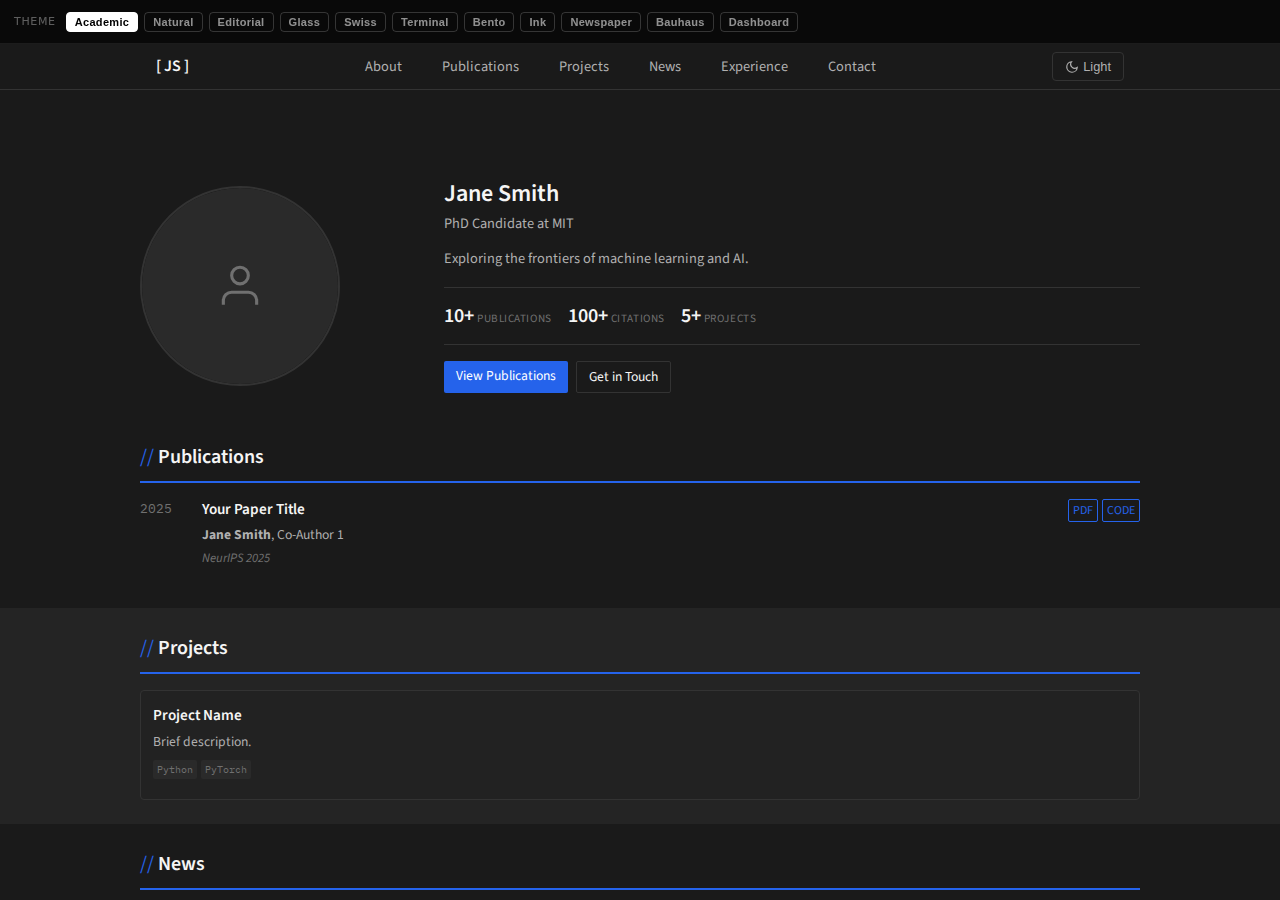
<file: index.html>
<!DOCTYPE html>
<html lang="en">
<head>
    <meta charset="UTF-8">
    <meta name="viewport" content="width=device-width, initial-scale=1.0">
    <title>Academic Homepage Templates — 11 Themes</title>
    <style>
        * { margin: 0; padding: 0; box-sizing: border-box; }
        body { background: #0a0a0a; font-family: system-ui, -apple-system, sans-serif; }

        .bar {
            position: fixed; top: 0; left: 0; right: 0; z-index: 9999;
            height: 44px;
            background: rgba(10,10,10,0.92);
            backdrop-filter: blur(12px);
            border-bottom: 1px solid rgba(255,255,255,0.08);
            display: flex; align-items: center; gap: 6px; padding: 0 14px;
        }
        .bar-label {
            color: rgba(255,255,255,0.35);
            font-size: 11px; font-weight: 500;
            letter-spacing: 0.06em; text-transform: uppercase;
            margin-right: 4px; white-space: nowrap;
        }
        .theme-btn {
            background: none;
            border: 1px solid rgba(255,255,255,0.18);
            color: rgba(255,255,255,0.55);
            font-size: 11px; font-weight: 600;
            padding: 3px 8px; border-radius: 4px;
            cursor: pointer; letter-spacing: 0.03em;
            transition: all 0.15s;
            white-space: nowrap;
        }
        .theme-btn:hover { color: #fff; border-color: rgba(255,255,255,0.4); }
        .theme-btn.active {
            background: #fff; color: #000;
            border-color: #fff;
        }

        iframe {
            position: fixed;
            top: 44px; left: 0; right: 0; bottom: 0;
            width: 100%; height: calc(100vh - 44px);
            border: none;
            background: #fff;
            transition: opacity 0.15s;
        }
    </style>
</head>
<body>
    <div class="bar">
        <span class="bar-label">Theme</span>
        <button class="theme-btn active" data-theme="academic">Academic</button>
        <button class="theme-btn" data-theme="natural">Natural</button>
        <button class="theme-btn" data-theme="editorial">Editorial</button>
        <button class="theme-btn" data-theme="glass">Glass</button>
        <button class="theme-btn" data-theme="swiss">Swiss</button>
        <button class="theme-btn" data-theme="terminal">Terminal</button>
        <button class="theme-btn" data-theme="bento">Bento</button>
        <button class="theme-btn" data-theme="ink">Ink</button>
        <button class="theme-btn" data-theme="newspaper">Newspaper</button>
        <button class="theme-btn" data-theme="bauhaus">Bauhaus</button>
        <button class="theme-btn" data-theme="dashboard">Dashboard</button>
    </div>

    <iframe id="preview" src="themes/academic/index.html" title="Theme Preview"></iframe>

    <script>
        const iframe = document.getElementById('preview');
        const btns = document.querySelectorAll('.theme-btn');
        const saved = localStorage.getItem('active-theme') || 'academic';

        function activate(theme) {
            btns.forEach(b => b.classList.toggle('active', b.dataset.theme === theme));
            iframe.style.opacity = '0';
            iframe.onload = () => { iframe.style.opacity = '1'; };
            iframe.src = 'themes/' + theme + '/index.html';
            localStorage.setItem('active-theme', theme);
        }

        btns.forEach(btn => btn.addEventListener('click', () => activate(btn.dataset.theme)));
        activate(saved);
    </script>
</body>
</html>
</file>
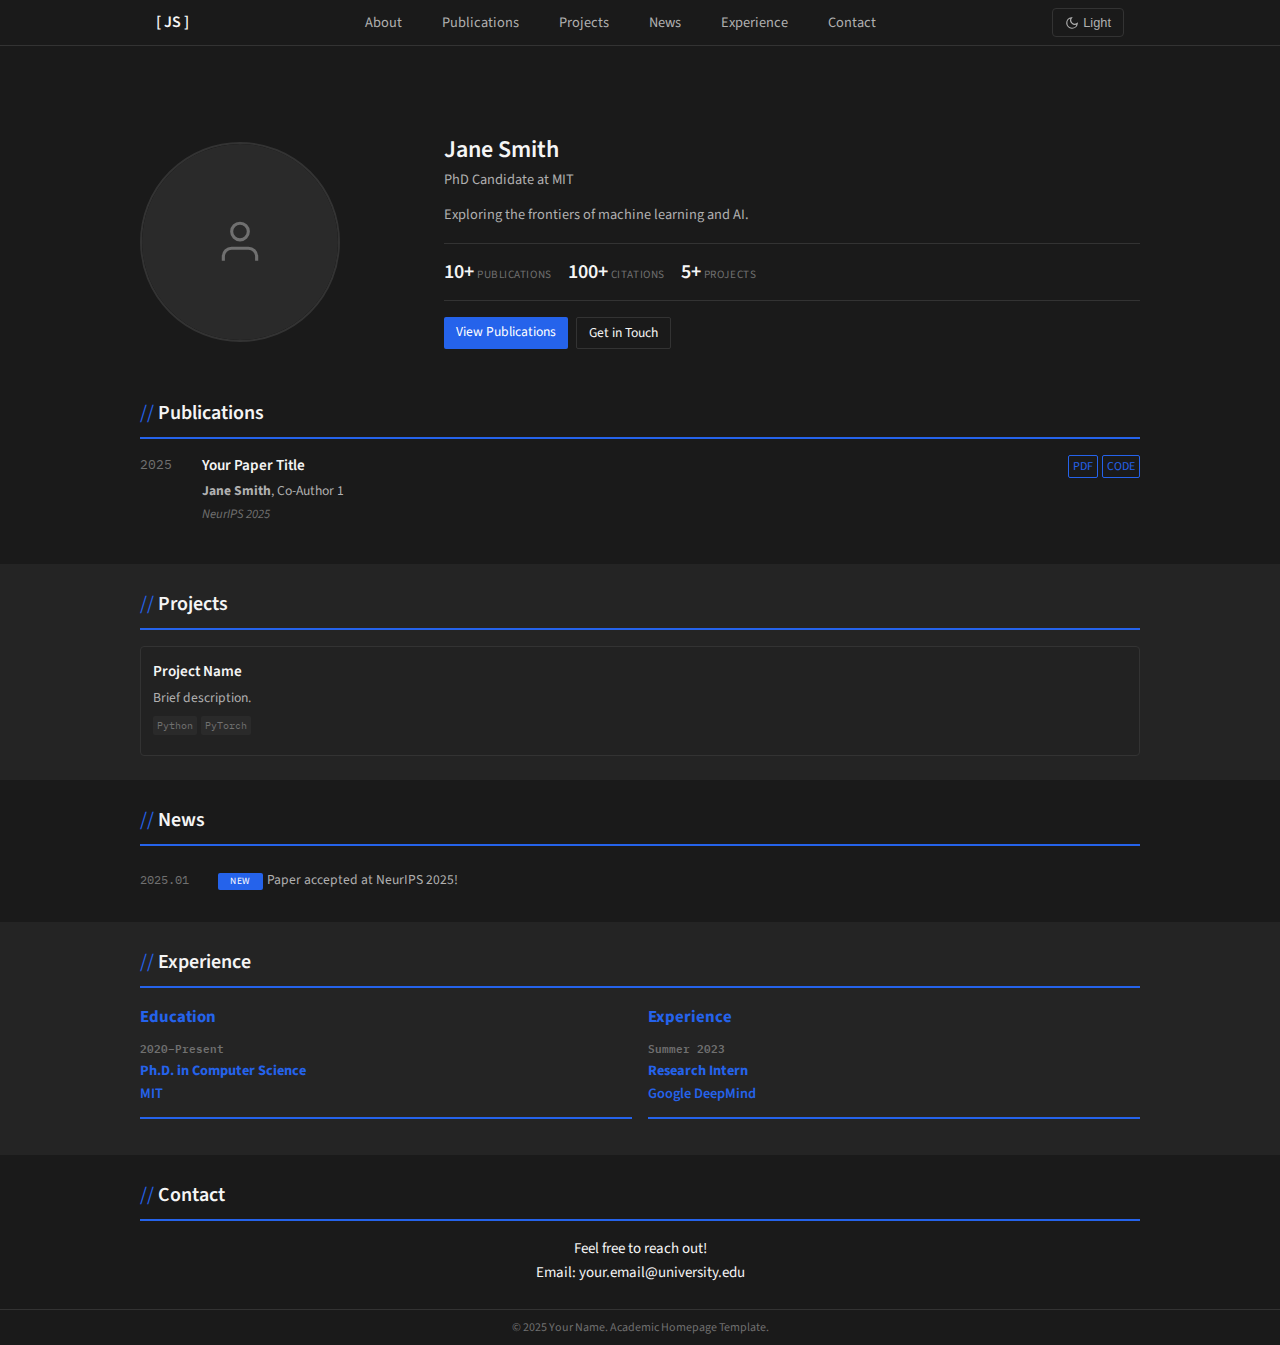
<file: themes/academic/index.html>
<!DOCTYPE html>
<html lang="en" data-theme="dark">
<head>
    <meta charset="UTF-8">
    <meta name="viewport" content="width=device-width, initial-scale=1.0">
    <meta name="description" content="Academic homepage of [Your Name] — PhD researcher in machine learning and artificial intelligence.">
    <meta property="og:title" content="[Your Name] | Academic Homepage">
    <meta property="og:description" content="PhD researcher in machine learning and artificial intelligence.">
    <title>Your Name | Academic Homepage</title>
    <link rel="preconnect" href="https://fonts.googleapis.com">
    <link rel="preconnect" href="https://fonts.gstatic.com" crossorigin>
    <link href="https://fonts.googleapis.com/css2?family=Source+Sans+3:wght@300;400;500;600&family=IBM+Plex+Mono:wght@400;500&display=swap" rel="stylesheet">
    <link rel="stylesheet" href="style.css">
</head>
<body>
    <a href="#about" class="skip-link">Skip to main content</a>
    <!-- Navigation -->
    <nav class="navbar" role="navigation" aria-label="Main navigation">
        <div class="nav-container">
            <a href="#" class="nav-logo">
                <span class="logo-bracket">[</span>
                <span class="logo-text" data-config="initials">YN</span>
                <span class="logo-bracket">]</span>
            </a>
            <div class="nav-links">
                <a href="#about">About</a>
                <a href="#publications">Publications</a>
                <a href="#projects">Projects</a>
                <a href="#news">News</a>
                <a href="#experience">Experience</a>
                <a href="#contact">Contact</a>
            </div>
            <div class="nav-controls">
                <button type="button" class="nav-btn theme-toggle" id="themeToggle" aria-label="Toggle theme">
                    <svg class="nav-btn-icon sun-icon" viewBox="0 0 24 24" fill="none" stroke="currentColor" stroke-width="2">
                        <circle cx="12" cy="12" r="5"/>
                        <path d="M12 1v2M12 21v2M4.22 4.22l1.42 1.42M18.36 18.36l1.42 1.42M1 12h2M21 12h2M4.22 19.78l1.42-1.42M18.36 5.64l1.42-1.42"/>
                    </svg>
                    <svg class="nav-btn-icon moon-icon" viewBox="0 0 24 24" fill="none" stroke="currentColor" stroke-width="2">
                        <path d="M21 12.79A9 9 0 1 1 11.21 3 7 7 0 0 0 21 12.79z"/>
                    </svg>
                    <span class="nav-btn-label theme-label">Light</span>
                </button>
            </div>
        </div>
    </nav>

    <!-- Hero / About Section -->
    <section id="about" class="hero">
        <div class="hero-bg">
            <div class="grid-overlay"></div>
            <div class="gradient-orb orb-1"></div>
            <div class="gradient-orb orb-2"></div>
        </div>
        <div class="hero-content">
            <div class="hero-text">
                <p class="hero-greeting">Hello, I'm</p>
                <h1 class="hero-name" data-config="name">Your Name</h1>
                <p class="hero-title" data-config="role_university">PhD Candidate at Your University</p>
                <p class="hero-description" data-config="bio">
                    Exploring the frontiers of <span class="highlight">your research area</span>,
                    <span class="highlight">machine learning</span>, and <span class="highlight">artificial intelligence</span>.
                    Building intelligent systems that advance scientific discovery.
                </p>
                <div class="hero-stats">
                    <div class="stat">
                        <span class="stat-number">10+</span>
                        <span class="stat-label">Publications</span>
                    </div>
                    <div class="stat">
                        <span class="stat-number">100+</span>
                        <span class="stat-label">Citations</span>
                    </div>
                    <div class="stat">
                        <span class="stat-number">5+</span>
                        <span class="stat-label">Projects</span>
                    </div>
                </div>
                <div class="hero-cta">
                    <a href="#publications" class="btn btn-primary">View Publications</a>
                    <a href="#contact" class="btn btn-secondary">Get in Touch</a>
                </div>
            </div>
            <div class="hero-image">
                <div class="image-frame">
                    <div class="image-placeholder">
                        <svg aria-hidden="true" viewBox="0 0 24 24" fill="none" stroke="currentColor" stroke-width="1.5">
                            <path d="M20 21v-2a4 4 0 0 0-4-4H8a4 4 0 0 0-4 4v2"/>
                            <circle cx="12" cy="7" r="4"/>
                        </svg>
                    </div>
                </div>
            </div>
        </div>
    </section>

    <!-- Publications Section -->
    <section id="publications" class="section">
        <div class="section-container">
            <h2 class="section-title">
                <span class="title-icon">//</span> Publications
            </h2>
            <div class="publications-list" id="cfg-publications">
                <article class="pub-card" data-year="2025">
                    <div class="pub-year">2025</div>
                    <div class="pub-content">
                        <div class="pub-header">
                            <h3 class="pub-title">Your Paper Title Here</h3>
                            <div class="pub-links">
                                <a href="#" class="pub-link">PDF</a>
                                <a href="#" class="pub-link">Code</a>
                            </div>
                        </div>
                        <p class="pub-authors"><strong>Your Name</strong>, Co-Author 1, Co-Author 2</p>
                        <p class="pub-venue">Conference/Journal Name 2025</p>
                    </div>
                </article>
                <article class="pub-card" data-year="2024">
                    <div class="pub-year">2024</div>
                    <div class="pub-content">
                        <div class="pub-header">
                            <h3 class="pub-title">Another Paper Title</h3>
                            <div class="pub-links">
                                <a href="#" class="pub-link">PDF</a>
                            </div>
                        </div>
                        <p class="pub-authors"><strong>Your Name</strong>, Co-Author 1</p>
                        <p class="pub-venue">Conference/Journal Name 2024</p>
                    </div>
                </article>
            </div>
        </div>
    </section>

    <!-- Projects Section -->
    <section id="projects" class="section section-alt">
        <div class="section-container">
            <h2 class="section-title">
                <span class="title-icon">//</span> Projects
            </h2>
            <div class="projects-grid" id="cfg-projects">
                <article class="project-card">
                    <h3 class="project-title">Project Name</h3>
                    <p class="project-desc">Brief description of your project.</p>
                    <div class="project-tags">
                        <span class="tag">Python</span>
                        <span class="tag">PyTorch</span>
                    </div>
                </article>
            </div>
        </div>
    </section>

    <!-- News Section -->
    <section id="news" class="section">
        <div class="section-container">
            <h2 class="section-title">
                <span class="title-icon">//</span> News
            </h2>
            <div class="news-list" id="cfg-news">
                <div class="news-item">
                    <span class="news-date">2025.01</span>
                    <div class="news-content">
                        <span class="news-badge">New</span>
                        <span class="news-text">Your news item here</span>
                    </div>
                </div>
            </div>
        </div>
    </section>

    <!-- Experience Section -->
    <section id="experience" class="section section-alt">
        <div class="section-container">
            <h2 class="section-title">
                <span class="title-icon">//</span> Experience
            </h2>
            <div class="experience-grid" id="cfg-experience">
                <div class="exp-category">
                    <h3>Education</h3>
                    <div class="exp-item">
                        <div class="exp-period">2020 - Present</div>
                        <div class="exp-details">
                            <h4>Ph.D. in Computer Science</h4>
                            <p>Your University</p>
                        </div>
                    </div>
                </div>
            </div>
        </div>
    </section>

    <!-- Contact Section -->
    <section id="contact" class="section">
        <div class="section-container">
            <h2 class="section-title">
                <span class="title-icon">//</span> Contact
            </h2>
            <div class="contact-content">
                <p>Feel free to reach out!</p>
                <p>Email: your.email@university.edu</p>
            </div>
        </div>
    </section>

    <!-- Footer -->
    <footer class="footer">
        <div class="footer-content">
            <p>&copy; 2025 Your Name. Academic Homepage Template.</p>
        </div>
    </footer>

    <script src="config.js"></script>
    <script src="script.js"></script>
</body>
</html>
</file>
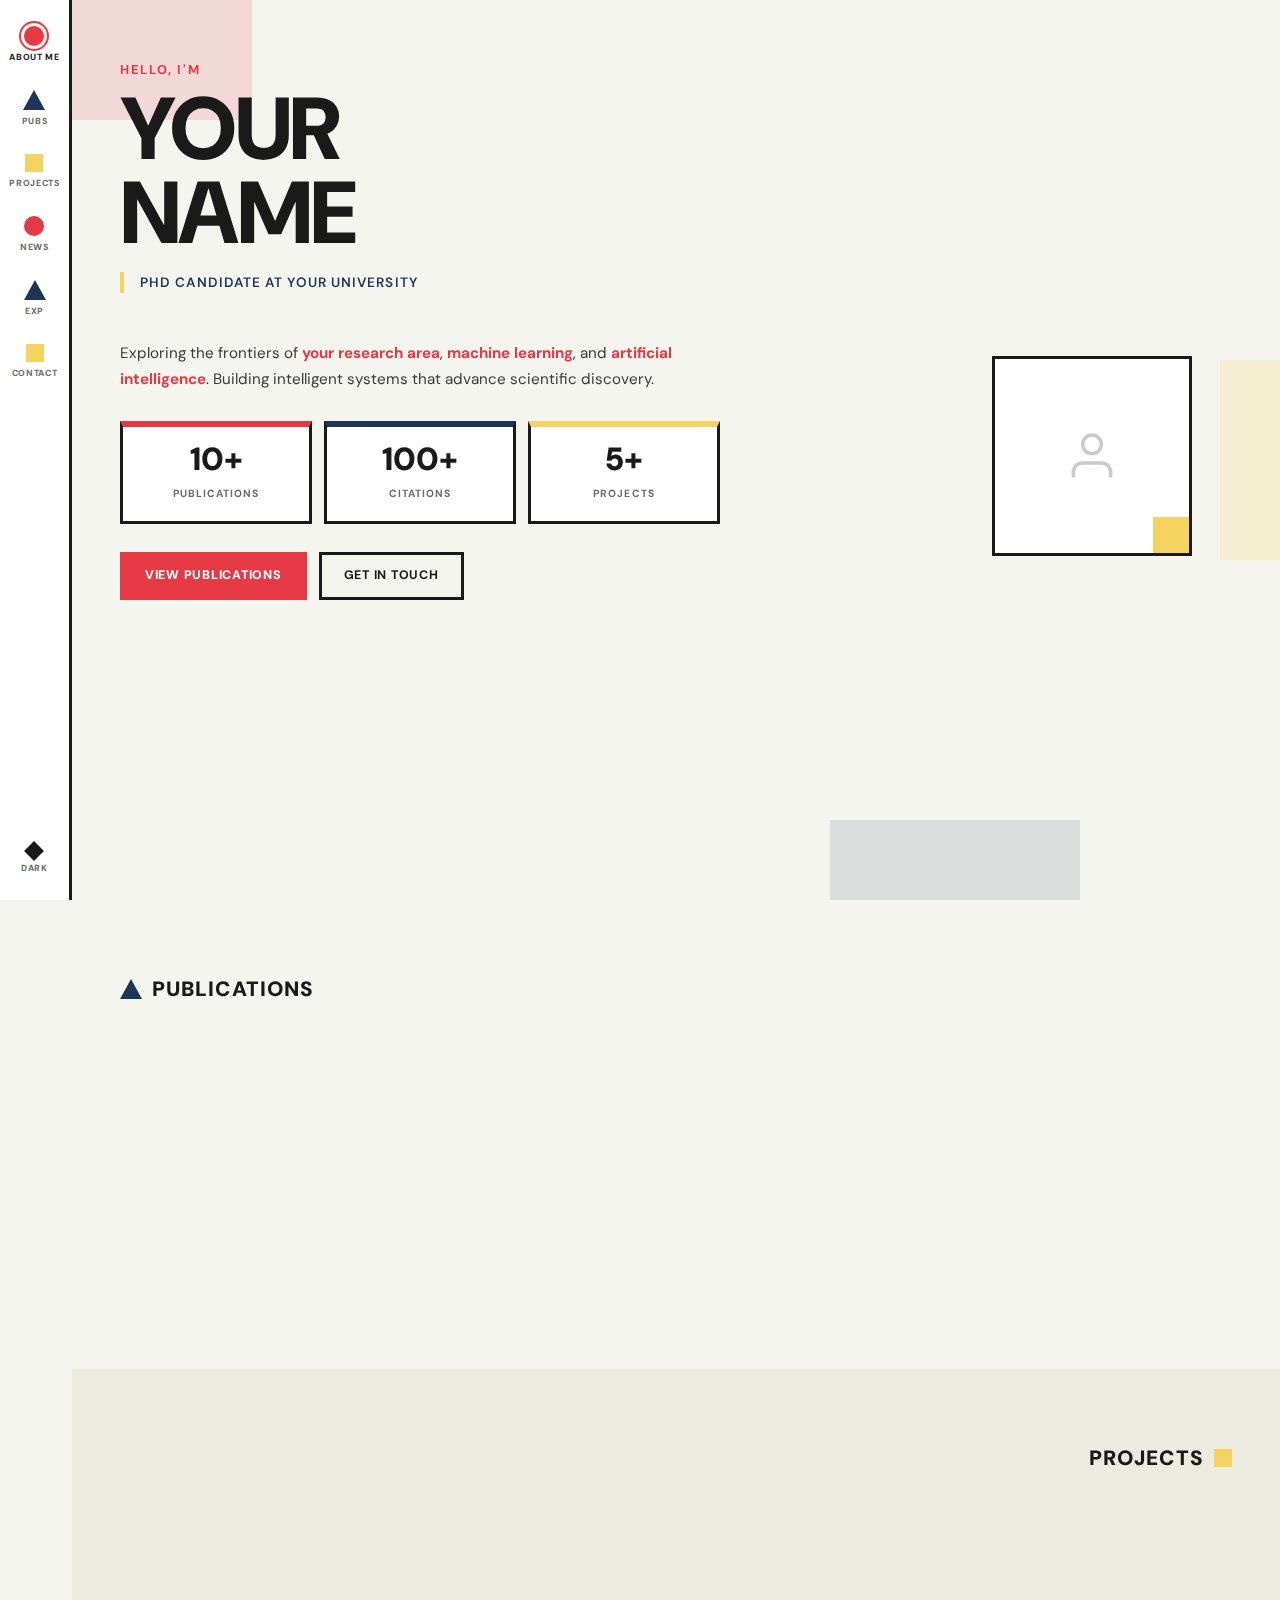
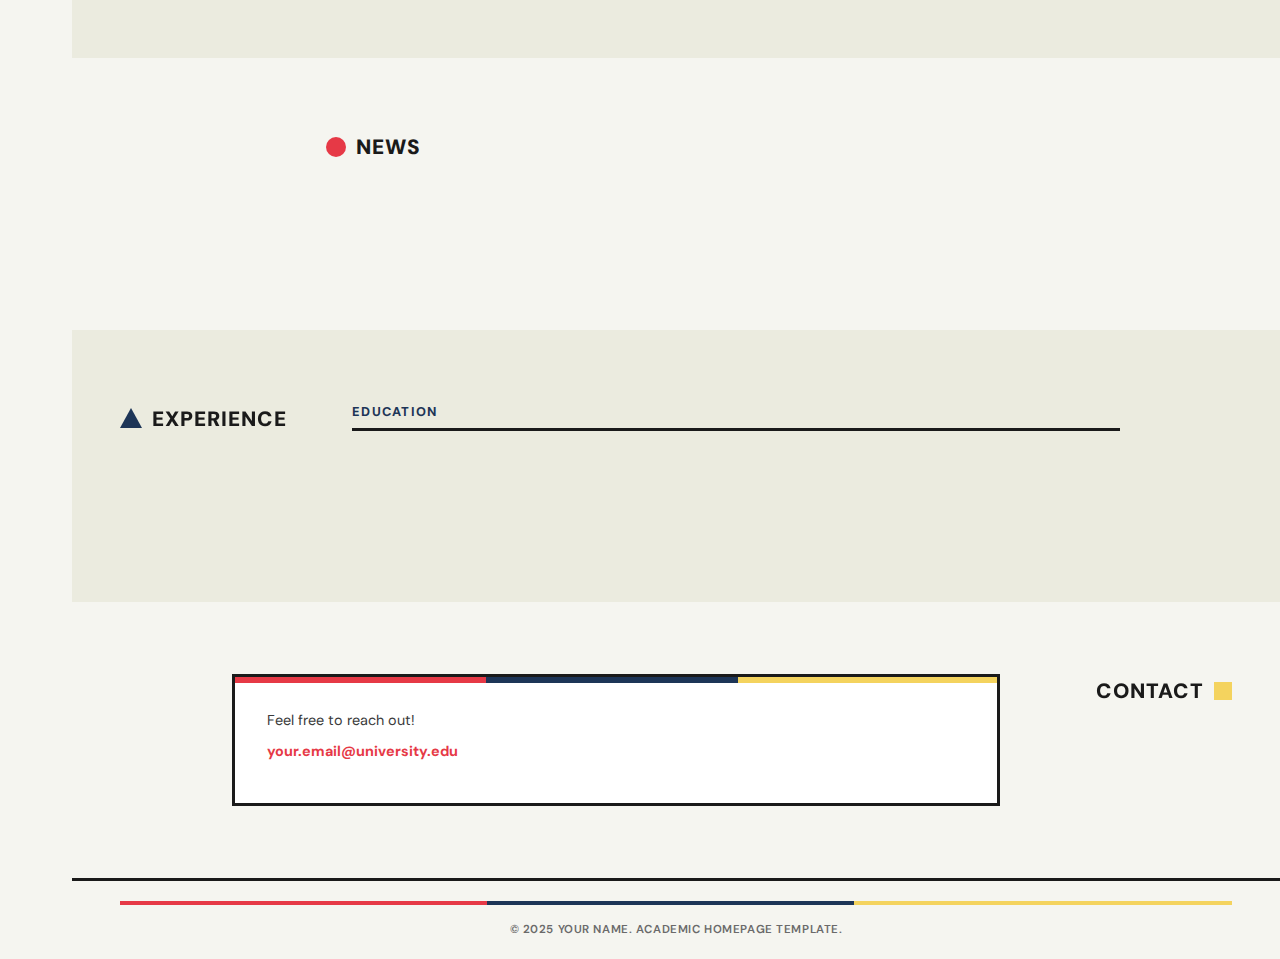
<file: themes/bauhaus/index.html>
<!DOCTYPE html>
<html lang="en" data-theme="light">
<head>
    <meta charset="UTF-8">
    <meta name="viewport" content="width=device-width, initial-scale=1.0">
    <meta name="description" content="Academic homepage of [Your Name] — PhD researcher in machine learning and artificial intelligence.">
    <meta property="og:title" content="[Your Name] | Academic Homepage">
    <meta property="og:description" content="PhD researcher in machine learning and artificial intelligence.">
    <title>Your Name | Academic Homepage</title>
    <link rel="preconnect" href="https://fonts.googleapis.com">
    <link rel="preconnect" href="https://fonts.gstatic.com" crossorigin>
    <link href="https://fonts.googleapis.com/css2?family=DM+Sans:wght@300;400;500;600;700;800;900&display=swap" rel="stylesheet">
    <link rel="stylesheet" href="style.css">
</head>
<body>
    <a href="#about" class="skip-link">Skip to main content</a>
    <!-- Geometric Vertical Nav -->
    <nav class="geo-nav" id="geoNav" aria-label="Main navigation">
        <a href="#about" class="geo-nav-item active" data-section="about" aria-label="About Me">
            <span class="shape shape-circle"></span>
            <span class="geo-label">About Me</span>
        </a>
        <a href="#publications" class="geo-nav-item" data-section="publications" aria-label="Publications">
            <span class="shape shape-triangle"></span>
            <span class="geo-label">Pubs</span>
        </a>
        <a href="#projects" class="geo-nav-item" data-section="projects" aria-label="Projects">
            <span class="shape shape-square"></span>
            <span class="geo-label">Projects</span>
        </a>
        <a href="#news" class="geo-nav-item" data-section="news" aria-label="News">
            <span class="shape shape-circle"></span>
            <span class="geo-label">News</span>
        </a>
        <a href="#experience" class="geo-nav-item" data-section="experience" aria-label="Experience">
            <span class="shape shape-triangle"></span>
            <span class="geo-label">Exp</span>
        </a>
        <a href="#contact" class="geo-nav-item" data-section="contact" aria-label="Contact">
            <span class="shape shape-square"></span>
            <span class="geo-label">Contact</span>
        </a>
        <button type="button" class="geo-nav-item theme-toggle" id="themeToggle" aria-label="Toggle theme">
            <span class="shape shape-diamond"></span>
            <span class="geo-label theme-label">Dark</span>
        </button>
    </nav>

    <!-- Mobile Top Bar -->
    <header class="mobile-bar">
        <span class="mobile-logo">[YN]</span>
        <button type="button" class="mobile-theme" id="mobileThemeToggle" aria-label="Toggle theme">
            <span class="shape shape-diamond"></span>
        </button>
    </header>

    <main role="main" class="bauhaus-main">
        <!-- Hero: Geometric Composition -->
        <section id="about" class="hero-composition">
            <div class="hero-block-red"></div>
            <div class="hero-block-blue"></div>
            <div class="hero-block-yellow"></div>
            <div class="hero-text-area">
                <p class="hero-greeting">Hello, I'm</p>
                <h1 class="hero-name" data-config="name">Your<br>Name</h1>
                <p class="hero-title" data-config="role_university">PhD Candidate at Your University</p>
            </div>
            <div class="hero-image-area">
                <div class="image-frame">
                    <div class="image-placeholder">
                        <svg aria-hidden="true" viewBox="0 0 24 24" fill="none" stroke="currentColor" stroke-width="1.5">
                            <path d="M20 21v-2a4 4 0 0 0-4-4H8a4 4 0 0 0-4 4v2"/>
                            <circle cx="12" cy="7" r="4"/>
                        </svg>
                    </div>
                </div>
            </div>
            <div class="hero-desc-area">
                <p class="hero-description" data-config="bio">
                    Exploring the frontiers of <strong>your research area</strong>,
                    <strong>machine learning</strong>, and <strong>artificial intelligence</strong>.
                    Building intelligent systems that advance scientific discovery.
                </p>
                <div class="hero-stats">
                    <div class="stat stat-red">
                        <span class="stat-number">10+</span>
                        <span class="stat-label">Publications</span>
                    </div>
                    <div class="stat stat-blue">
                        <span class="stat-number">100+</span>
                        <span class="stat-label">Citations</span>
                    </div>
                    <div class="stat stat-yellow">
                        <span class="stat-number">5+</span>
                        <span class="stat-label">Projects</span>
                    </div>
                </div>
                <div class="hero-cta">
                    <a href="#publications" class="btn btn-primary">View Publications</a>
                    <a href="#contact" class="btn btn-secondary">Get in Touch</a>
                </div>
            </div>
        </section>

        <!-- Publications: Left-heavy asymmetric -->
        <section id="publications" class="bh-section">
            <div class="section-grid left-heavy">
                <div class="section-header">
                    <span class="shape shape-triangle inline-shape"></span>
                    <h2>Publications</h2>
                </div>
                <div class="section-body" id="cfg-publications">
                    <article class="pub-card scroll-animate" data-year="2025">
                        <div class="pub-accent"></div>
                        <div class="pub-year">2025</div>
                        <div class="pub-content">
                            <h3 class="pub-title">Your Paper Title Here</h3>
                            <p class="pub-authors"><strong>Your Name</strong>, Co-Author 1, Co-Author 2</p>
                            <p class="pub-venue">Conference/Journal Name 2025</p>
                            <div class="pub-links">
                                <a href="#" class="pub-link">PDF</a>
                                <a href="#" class="pub-link">Code</a>
                            </div>
                        </div>
                    </article>
                    <article class="pub-card scroll-animate" data-year="2024">
                        <div class="pub-accent accent-blue"></div>
                        <div class="pub-year">2024</div>
                        <div class="pub-content">
                            <h3 class="pub-title">Another Paper Title</h3>
                            <p class="pub-authors"><strong>Your Name</strong>, Co-Author 1</p>
                            <p class="pub-venue">Conference/Journal Name 2024</p>
                            <div class="pub-links">
                                <a href="#" class="pub-link">PDF</a>
                            </div>
                        </div>
                    </article>
                </div>
            </div>
        </section>

        <!-- Projects: Right-heavy asymmetric -->
        <section id="projects" class="bh-section section-alt">
            <div class="section-grid right-heavy">
                <div class="section-header">
                    <span class="shape shape-square inline-shape"></span>
                    <h2>Projects</h2>
                </div>
                <div class="section-body" id="cfg-projects">
                    <article class="project-card scroll-animate">
                        <div class="project-bar"></div>
                        <h3 class="project-title">Project Name</h3>
                        <p class="project-desc">Brief description of your project.</p>
                        <div class="project-tags">
                            <span class="tag">Python</span>
                            <span class="tag">PyTorch</span>
                        </div>
                    </article>
                </div>
            </div>
        </section>

        <!-- News: Center-offset -->
        <section id="news" class="bh-section">
            <div class="section-grid center-offset">
                <div class="section-header">
                    <span class="shape shape-circle inline-shape"></span>
                    <h2>News</h2>
                </div>
                <div class="section-body" id="cfg-news">
                    <div class="news-item scroll-animate">
                        <span class="news-date">2025.01</span>
                        <div class="news-content">
                            <span class="news-badge">New</span>
                            <span class="news-text">Your news item here</span>
                        </div>
                    </div>
                </div>
            </div>
        </section>

        <!-- Experience: Left-heavy -->
        <section id="experience" class="bh-section section-alt">
            <div class="section-grid left-heavy">
                <div class="section-header">
                    <span class="shape shape-triangle inline-shape"></span>
                    <h2>Experience</h2>
                </div>
                <div class="section-body" id="cfg-experience">
                    <div class="exp-category">
                        <h3>Education</h3>
                        <div class="exp-item scroll-animate">
                            <div class="exp-period">2020 - Present</div>
                            <div class="exp-details">
                                <h4>Ph.D. in Computer Science</h4>
                                <p>Your University</p>
                            </div>
                        </div>
                    </div>
                </div>
            </div>
        </section>

        <!-- Contact: Right-heavy -->
        <section id="contact" class="bh-section">
            <div class="section-grid right-heavy">
                <div class="section-header">
                    <span class="shape shape-square inline-shape"></span>
                    <h2>Contact</h2>
                </div>
                <div class="section-body">
                    <div class="contact-box">
                        <p>Feel free to reach out!</p>
                        <p class="contact-email">your.email@university.edu</p>
                    </div>
                </div>
            </div>
        </section>
    </main>

    <footer class="bauhaus-footer">
        <div class="footer-stripe"></div>
        <p>&copy; 2025 Your Name. Academic Homepage Template.</p>
    </footer>

    <button type="button" class="back-to-top" aria-label="Back to top">
        <svg aria-hidden="true" viewBox="0 0 24 24" fill="none" stroke="currentColor" stroke-width="2.5" width="18" height="18">
            <path d="M18 15l-6-6-6 6"/>
        </svg>
    </button>

    <script src="config.js"></script>
    <script src="script.js"></script>
</body>
</html>
</file>
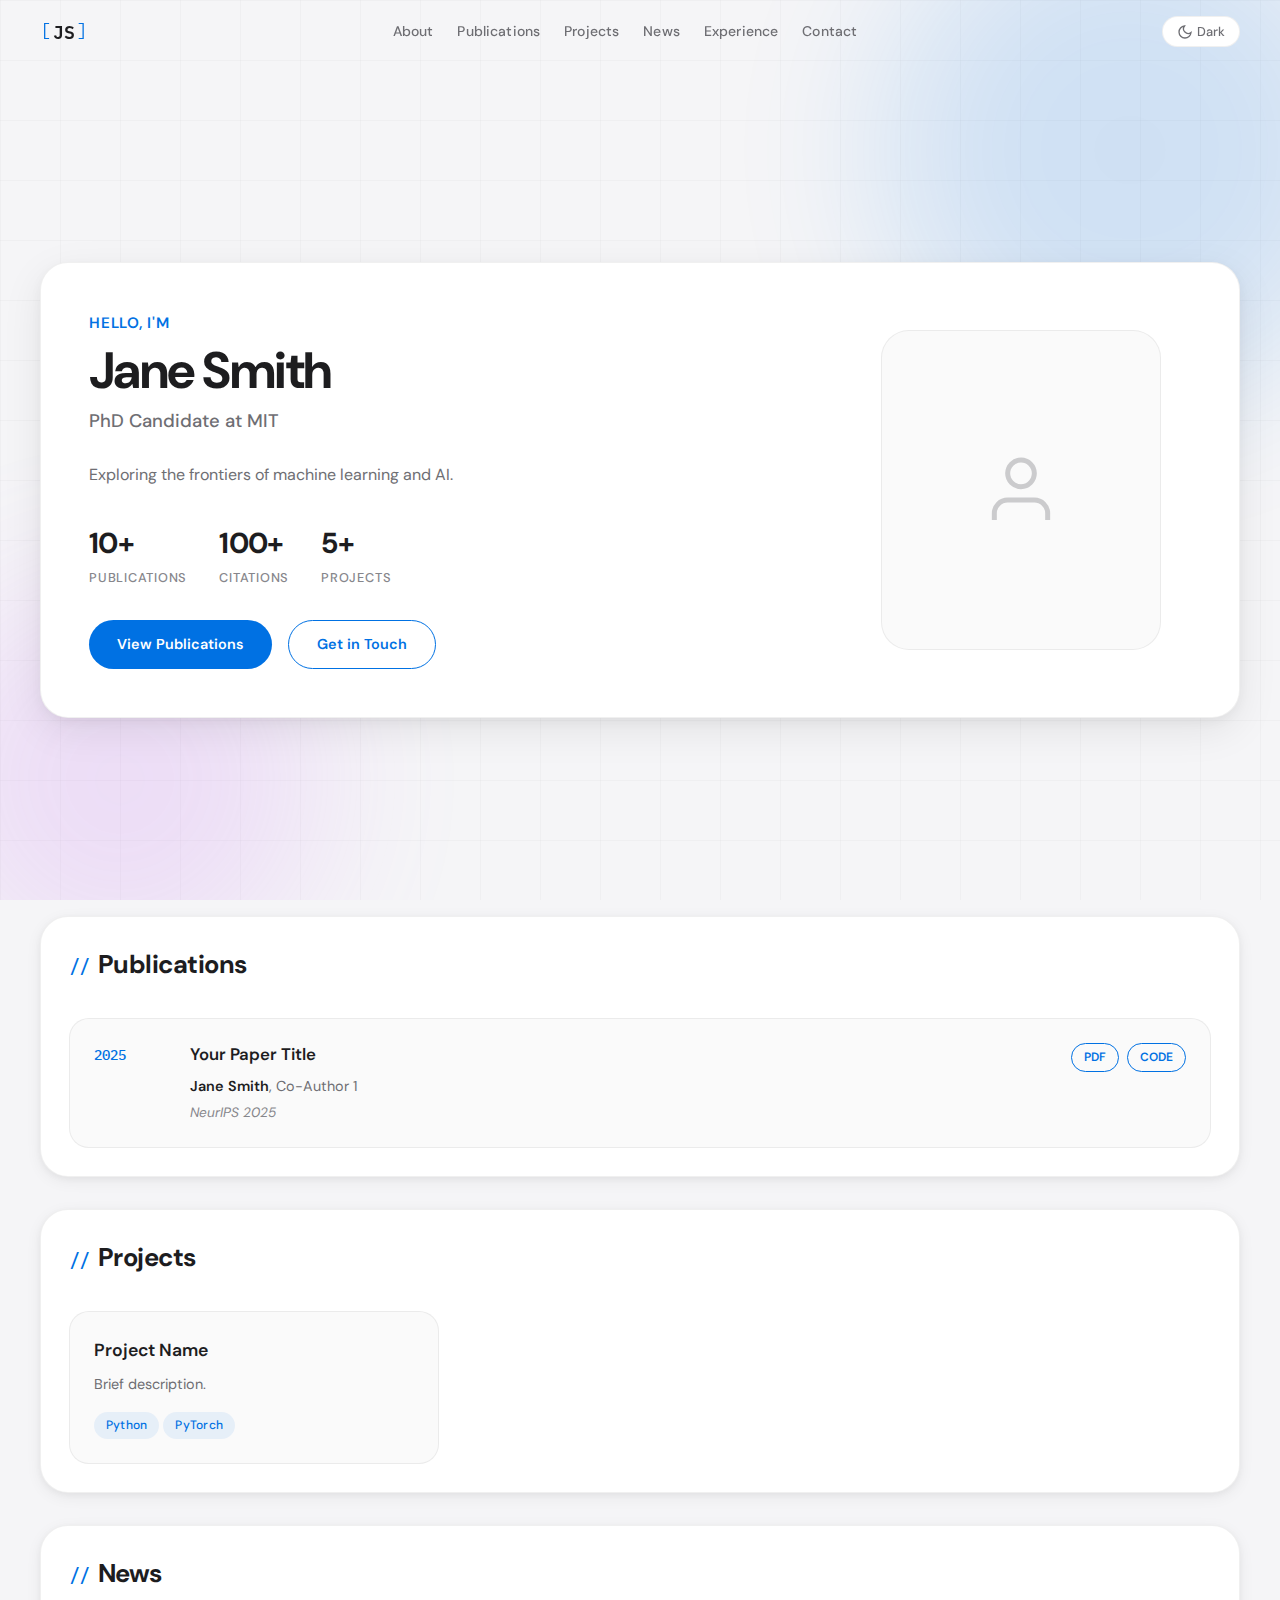
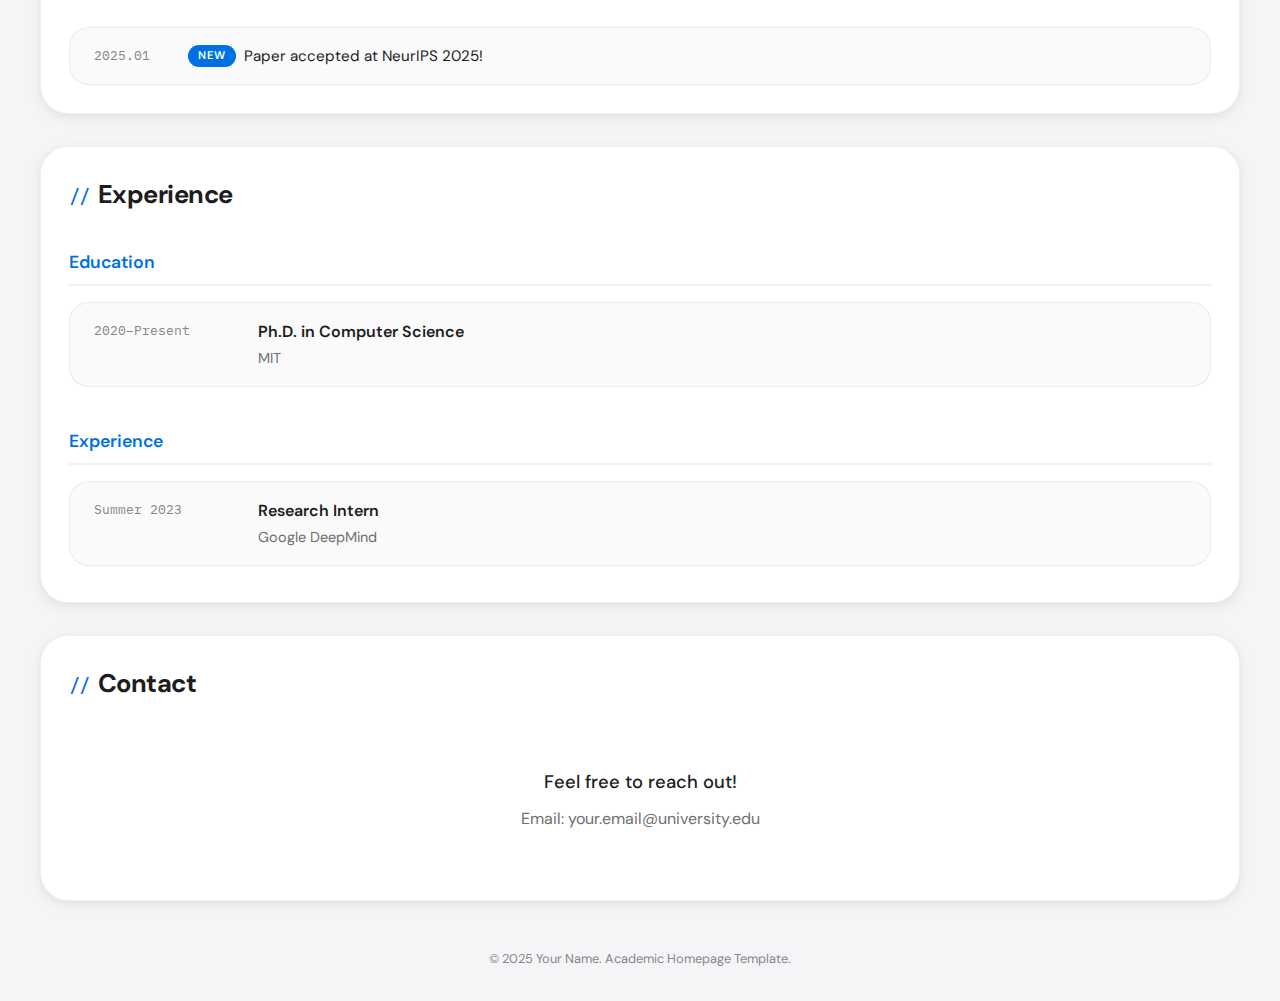
<file: themes/bento/index.html>
<!DOCTYPE html>
<html lang="en" data-theme="dark">
<head>
    <meta charset="UTF-8">
    <meta name="viewport" content="width=device-width, initial-scale=1.0">
    <meta name="description" content="Academic homepage of [Your Name] — PhD researcher in machine learning and artificial intelligence.">
    <meta property="og:title" content="[Your Name] | Academic Homepage">
    <meta property="og:description" content="PhD researcher in machine learning and artificial intelligence.">
    <title>Your Name | Academic Homepage</title>
    <link rel="preconnect" href="https://fonts.googleapis.com">
    <link rel="preconnect" href="https://fonts.gstatic.com" crossorigin>
    <link href="https://fonts.googleapis.com/css2?family=DM+Sans:wght@300;400;500;600;700&family=IBM+Plex+Mono:wght@400;500&display=swap" rel="stylesheet">
    <link rel="stylesheet" href="style.css">
</head>
<body>
    <a href="#about" class="skip-link">Skip to main content</a>
    <nav class="navbar" role="navigation" aria-label="Main navigation">
        <div class="nav-container">
            <a href="#" class="nav-logo">
                <span class="logo-bracket">[</span>
                <span class="logo-text" data-config="initials">YN</span>
                <span class="logo-bracket">]</span>
            </a>
            <div class="nav-links">
                <a href="#about">About</a>
                <a href="#publications">Publications</a>
                <a href="#projects">Projects</a>
                <a href="#news">News</a>
                <a href="#experience">Experience</a>
                <a href="#contact">Contact</a>
            </div>
            <div class="nav-controls">
                <button type="button" class="nav-btn theme-toggle" id="themeToggle" aria-label="Toggle theme">
                    <svg class="nav-btn-icon sun-icon" viewBox="0 0 24 24" fill="none" stroke="currentColor" stroke-width="2">
                        <circle cx="12" cy="12" r="5"/>
                        <path d="M12 1v2M12 21v2M4.22 4.22l1.42 1.42M18.36 18.36l1.42 1.42M1 12h2M21 12h2M4.22 19.78l1.42-1.42M18.36 5.64l1.42-1.42"/>
                    </svg>
                    <svg class="nav-btn-icon moon-icon" viewBox="0 0 24 24" fill="none" stroke="currentColor" stroke-width="2">
                        <path d="M21 12.79A9 9 0 1 1 11.21 3 7 7 0 0 0 21 12.79z"/>
                    </svg>
                    <span class="nav-btn-label theme-label">Light</span>
                </button>
            </div>
        </div>
    </nav>

    <section id="about" class="hero">
        <div class="hero-bg">
            <div class="grid-overlay"></div>
            <div class="gradient-orb orb-1"></div>
            <div class="gradient-orb orb-2"></div>
        </div>
        <div class="hero-content">
            <div class="hero-text">
                <p class="hero-greeting">Hello, I'm</p>
                <h1 class="hero-name" data-config="name">Your Name</h1>
                <p class="hero-title" data-config="role_university">PhD Candidate at Your University</p>
                <p class="hero-description" data-config="bio">
                    Exploring the frontiers of <span class="highlight">your research area</span>,
                    <span class="highlight">machine learning</span>, and <span class="highlight">artificial intelligence</span>.
                    Building intelligent systems that advance scientific discovery.
                </p>
                <div class="hero-stats">
                    <div class="stat">
                        <span class="stat-number">10+</span>
                        <span class="stat-label">Publications</span>
                    </div>
                    <div class="stat">
                        <span class="stat-number">100+</span>
                        <span class="stat-label">Citations</span>
                    </div>
                    <div class="stat">
                        <span class="stat-number">5+</span>
                        <span class="stat-label">Projects</span>
                    </div>
                </div>
                <div class="hero-cta">
                    <a href="#publications" class="btn btn-primary">View Publications</a>
                    <a href="#contact" class="btn btn-secondary">Get in Touch</a>
                </div>
            </div>
            <div class="hero-image">
                <div class="image-frame">
                    <div class="image-placeholder">
                        <svg aria-hidden="true" viewBox="0 0 24 24" fill="none" stroke="currentColor" stroke-width="1.5">
                            <path d="M20 21v-2a4 4 0 0 0-4-4H8a4 4 0 0 0-4 4v2"/>
                            <circle cx="12" cy="7" r="4"/>
                        </svg>
                    </div>
                </div>
            </div>
        </div>
    </section>

    <section id="publications" class="section">
        <div class="section-container">
            <h2 class="section-title"><span class="title-icon">//</span> Publications</h2>
            <div class="publications-list" id="cfg-publications">
                <article class="pub-card" data-year="2025">
                    <div class="pub-year">2025</div>
                    <div class="pub-content">
                        <div class="pub-header">
                            <h3 class="pub-title">Your Paper Title Here</h3>
                            <div class="pub-links"><a href="#" class="pub-link">PDF</a><a href="#" class="pub-link">Code</a></div>
                        </div>
                        <p class="pub-authors"><strong>Your Name</strong>, Co-Author 1, Co-Author 2</p>
                        <p class="pub-venue">Conference/Journal Name 2025</p>
                    </div>
                </article>
                <article class="pub-card" data-year="2024">
                    <div class="pub-year">2024</div>
                    <div class="pub-content">
                        <div class="pub-header">
                            <h3 class="pub-title">Another Paper Title</h3>
                            <div class="pub-links"><a href="#" class="pub-link">PDF</a></div>
                        </div>
                        <p class="pub-authors"><strong>Your Name</strong>, Co-Author 1</p>
                        <p class="pub-venue">Conference/Journal Name 2024</p>
                    </div>
                </article>
            </div>
        </div>
    </section>

    <section id="projects" class="section section-alt">
        <div class="section-container">
            <h2 class="section-title"><span class="title-icon">//</span> Projects</h2>
            <div class="projects-grid" id="cfg-projects">
                <article class="project-card">
                    <h3 class="project-title">Project Name</h3>
                    <p class="project-desc">Brief description of your project.</p>
                    <div class="project-tags"><span class="tag">Python</span><span class="tag">PyTorch</span></div>
                </article>
            </div>
        </div>
    </section>

    <section id="news" class="section">
        <div class="section-container">
            <h2 class="section-title"><span class="title-icon">//</span> News</h2>
            <div class="news-list" id="cfg-news">
                <div class="news-item">
                    <span class="news-date">2025.01</span>
                    <div class="news-content"><span class="news-badge">New</span><span class="news-text">Your news item here</span></div>
                </div>
            </div>
        </div>
    </section>

    <section id="experience" class="section section-alt">
        <div class="section-container">
            <h2 class="section-title"><span class="title-icon">//</span> Experience</h2>
            <div class="experience-grid" id="cfg-experience">
                <div class="exp-category">
                    <h3>Education</h3>
                    <div class="exp-item">
                        <div class="exp-period">2020 - Present</div>
                        <div class="exp-details"><h4>Ph.D. in Computer Science</h4><p>Your University</p></div>
                    </div>
                </div>
            </div>
        </div>
    </section>

    <section id="contact" class="section">
        <div class="section-container">
            <h2 class="section-title"><span class="title-icon">//</span> Contact</h2>
            <div class="contact-content">
                <p>Feel free to reach out!</p>
                <p>Email: your.email@university.edu</p>
            </div>
        </div>
    </section>

    <footer class="footer">
        <div class="footer-content"><p>&copy; 2025 Your Name. Academic Homepage Template.</p></div>
    </footer>

    <script src="config.js"></script>
    <script src="script.js"></script>
</body>
</html>
</file>
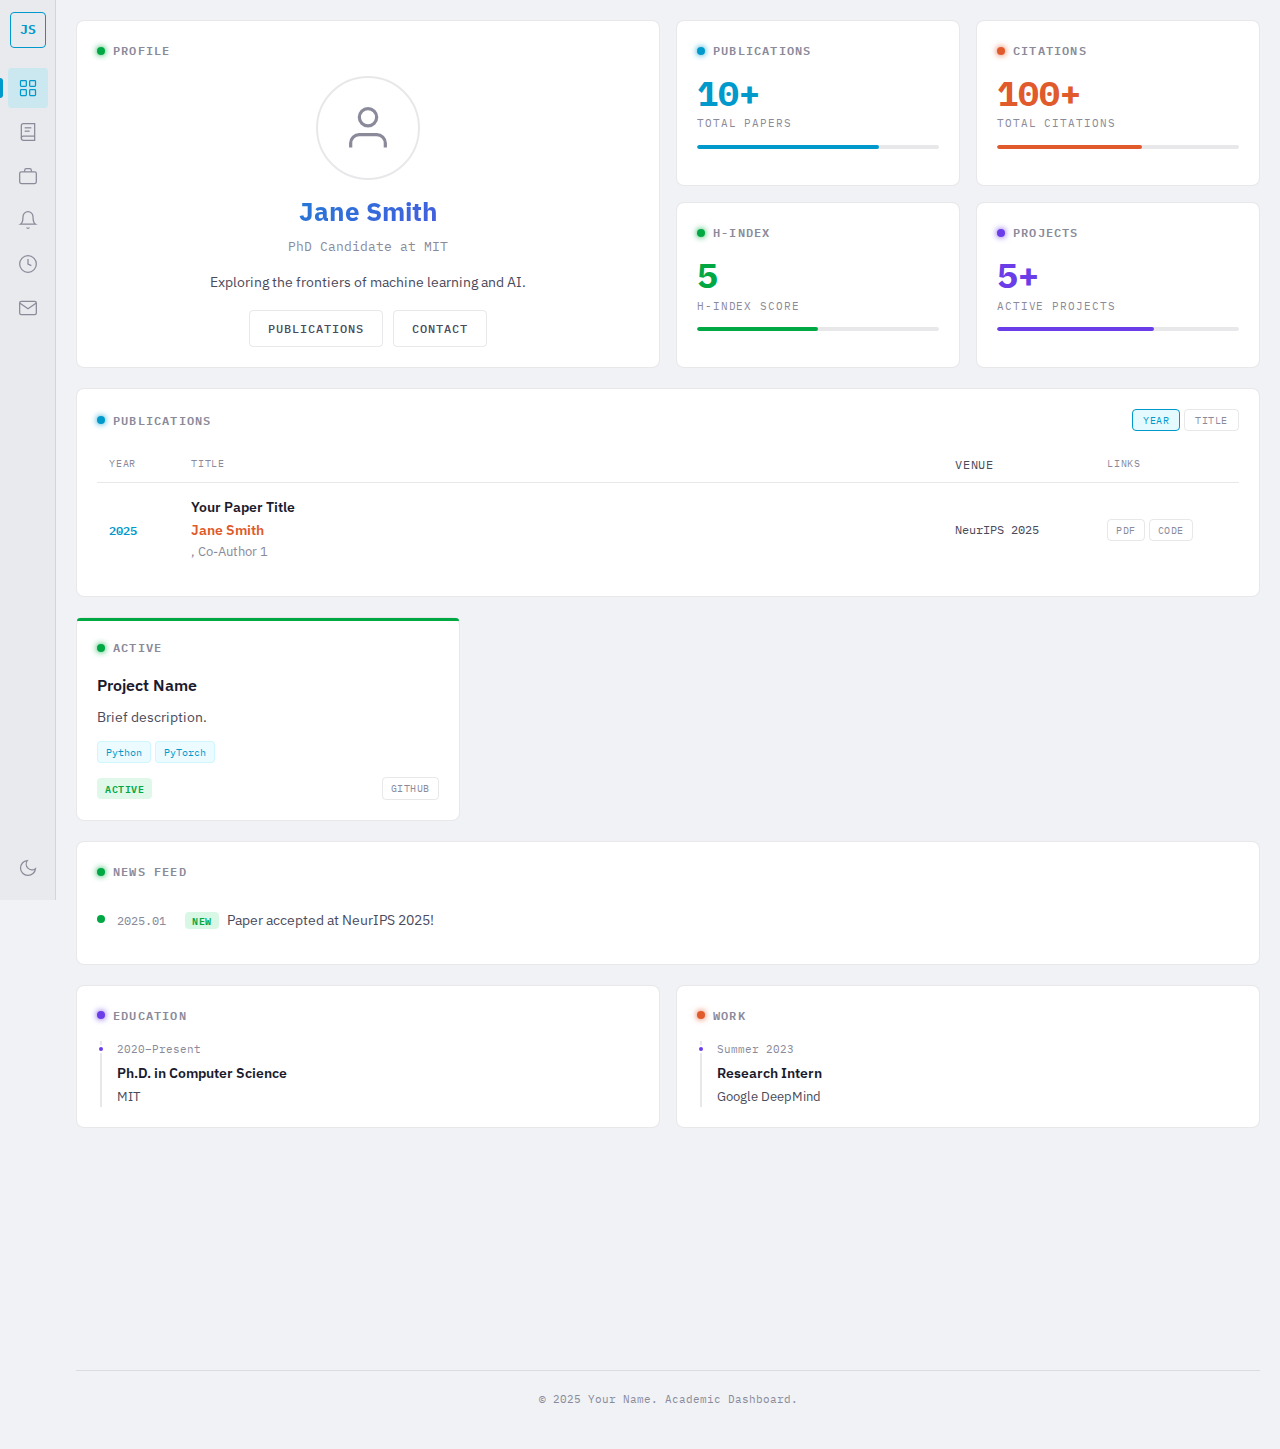
<file: themes/dashboard/index.html>
<!DOCTYPE html>
<html lang="en" data-theme="light">
<head>
    <meta charset="UTF-8">
    <meta name="viewport" content="width=device-width, initial-scale=1.0">
    <meta name="description" content="Academic homepage of [Your Name] — PhD researcher in machine learning and artificial intelligence.">
    <meta property="og:title" content="[Your Name] | Academic Homepage">
    <meta property="og:description" content="PhD researcher in machine learning and artificial intelligence.">
    <title>Your Name | Academic Dashboard</title>
    <link rel="preconnect" href="https://fonts.googleapis.com">
    <link rel="preconnect" href="https://fonts.gstatic.com" crossorigin>
    <link href="https://fonts.googleapis.com/css2?family=IBM+Plex+Sans:wght@300;400;500;600;700&family=IBM+Plex+Mono:wght@400;500;600&display=swap" rel="stylesheet">
    <link rel="stylesheet" href="style.css">
</head>
<body>
    <a href="#about" class="skip-link">Skip to main content</a>
    <!-- Left Icon Sidebar -->
    <aside class="sidebar" id="sidebar">
        <div class="sidebar-top">
            <div class="sidebar-logo" data-config="initials">YN</div>
            <nav class="sidebar-nav">
                <a href="#about" class="sidebar-icon active" data-section="about" title="Overview">
                    <svg aria-hidden="true" viewBox="0 0 24 24" fill="none" stroke="currentColor" stroke-width="1.5"><rect x="3" y="3" width="7" height="7" rx="1"/><rect x="14" y="3" width="7" height="7" rx="1"/><rect x="3" y="14" width="7" height="7" rx="1"/><rect x="14" y="14" width="7" height="7" rx="1"/></svg>
                </a>
                <a href="#publications" class="sidebar-icon" data-section="publications" title="Publications">
                    <svg aria-hidden="true" viewBox="0 0 24 24" fill="none" stroke="currentColor" stroke-width="1.5"><path d="M4 19.5A2.5 2.5 0 0 1 6.5 17H20"/><path d="M6.5 2H20v20H6.5A2.5 2.5 0 0 1 4 19.5v-15A2.5 2.5 0 0 1 6.5 2z"/><line x1="8" y1="7" x2="16" y2="7"/><line x1="8" y1="11" x2="14" y2="11"/></svg>
                </a>
                <a href="#projects" class="sidebar-icon" data-section="projects" title="Projects">
                    <svg aria-hidden="true" viewBox="0 0 24 24" fill="none" stroke="currentColor" stroke-width="1.5"><rect x="2" y="7" width="20" height="14" rx="2"/><path d="M16 7V5a2 2 0 0 0-2-2h-4a2 2 0 0 0-2 2v2"/></svg>
                </a>
                <a href="#news" class="sidebar-icon" data-section="news" title="News">
                    <svg aria-hidden="true" viewBox="0 0 24 24" fill="none" stroke="currentColor" stroke-width="1.5"><path d="M18 8A6 6 0 0 0 6 8c0 7-3 9-3 9h18s-3-2-3-9"/><path d="M13.73 21a2 2 0 0 1-3.46 0"/></svg>
                </a>
                <a href="#experience" class="sidebar-icon" data-section="experience" title="Experience">
                    <svg aria-hidden="true" viewBox="0 0 24 24" fill="none" stroke="currentColor" stroke-width="1.5"><circle cx="12" cy="12" r="10"/><polyline points="12 6 12 12 16 14"/></svg>
                </a>
                <a href="#contact" class="sidebar-icon" data-section="contact" title="Contact">
                    <svg aria-hidden="true" viewBox="0 0 24 24" fill="none" stroke="currentColor" stroke-width="1.5"><path d="M4 4h16c1.1 0 2 .9 2 2v12c0 1.1-.9 2-2 2H4c-1.1 0-2-.9-2-2V6c0-1.1.9-2 2-2z"/><polyline points="22,6 12,13 2,6"/></svg>
                </a>
            </nav>
        </div>
        <div class="sidebar-bottom">
            <button type="button" class="sidebar-icon" id="themeToggle" aria-label="Toggle theme" title="Toggle Theme">
                <svg class="sun-icon" viewBox="0 0 24 24" fill="none" stroke="currentColor" stroke-width="1.5"><circle cx="12" cy="12" r="5"/><path d="M12 1v2M12 21v2M4.22 4.22l1.42 1.42M18.36 18.36l1.42 1.42M1 12h2M21 12h2M4.22 19.78l1.42-1.42M18.36 5.64l1.42-1.42"/></svg>
                <svg class="moon-icon" viewBox="0 0 24 24" fill="none" stroke="currentColor" stroke-width="1.5"><path d="M21 12.79A9 9 0 1 1 11.21 3 7 7 0 0 0 21 12.79z"/></svg>
            </button>
        </div>
    </aside>

    <!-- Mobile Top Bar -->
    <header class="mobile-bar" id="mobileBar">
        <button type="button" class="mobile-menu-btn" id="menuToggle" aria-label="Toggle menu">
            <svg aria-hidden="true" viewBox="0 0 24 24" fill="none" stroke="currentColor" stroke-width="2"><line x1="3" y1="6" x2="21" y2="6"/><line x1="3" y1="12" x2="21" y2="12"/><line x1="3" y1="18" x2="21" y2="18"/></svg>
        </button>
        <span class="mobile-logo" data-config="initials">YN</span>
        <button type="button" class="mobile-theme-btn" id="themeToggleMobile" aria-label="Toggle theme">
            <svg class="sun-icon" viewBox="0 0 24 24" fill="none" stroke="currentColor" stroke-width="1.5"><circle cx="12" cy="12" r="5"/><path d="M12 1v2M12 21v2M4.22 4.22l1.42 1.42M18.36 18.36l1.42 1.42M1 12h2M21 12h2M4.22 19.78l1.42-1.42M18.36 5.64l1.42-1.42"/></svg>
            <svg class="moon-icon" viewBox="0 0 24 24" fill="none" stroke="currentColor" stroke-width="1.5"><path d="M21 12.79A9 9 0 1 1 11.21 3 7 7 0 0 0 21 12.79z"/></svg>
        </button>
    </header>

    <!-- Main Content Area -->
    <main role="main" class="main-content" id="mainContent">

        <!-- About / Metrics Overview Panel -->
        <section id="about" class="panel-section">
            <div class="panel-grid overview-grid">
                <!-- Profile Card -->
                <div class="panel profile-panel">
                    <div class="panel-header"><span class="panel-dot green"></span> Profile</div>
                    <div class="profile-body">
                        <div class="profile-avatar">
                            <svg aria-hidden="true" viewBox="0 0 24 24" fill="none" stroke="currentColor" stroke-width="1.5"><path d="M20 21v-2a4 4 0 0 0-4-4H8a4 4 0 0 0-4 4v2"/><circle cx="12" cy="7" r="4"/></svg>
                        </div>
                        <h1 class="profile-name" data-config="name">Your Name</h1>
                        <p class="profile-title" data-config="role_university">PhD Candidate at Your University</p>
                        <p class="profile-bio" data-config="bio">Exploring the frontiers of <span class="hl-cyan">your research area</span>, <span class="hl-orange">machine learning</span>, and <span class="hl-purple">artificial intelligence</span>.</p>
                        <div class="profile-actions">
                            <a href="#publications" class="btn btn-outline">Publications</a>
                            <a href="#contact" class="btn btn-outline">Contact</a>
                        </div>
                    </div>
                </div>
                <!-- Metrics Cards -->
                <div class="panel metric-panel metric-cyan">
                    <div class="panel-header"><span class="panel-dot cyan"></span> Publications</div>
                    <div class="metric-value">10+</div>
                    <div class="metric-label">Total Papers</div>
                    <div class="metric-bar"><div class="metric-fill" style="--fill:75%"></div></div>
                </div>
                <div class="panel metric-panel metric-orange">
                    <div class="panel-header"><span class="panel-dot orange"></span> Citations</div>
                    <div class="metric-value">100+</div>
                    <div class="metric-label">Total Citations</div>
                    <div class="metric-bar"><div class="metric-fill" style="--fill:60%"></div></div>
                </div>
                <div class="panel metric-panel metric-green">
                    <div class="panel-header"><span class="panel-dot green"></span> H-Index</div>
                    <div class="metric-value">5</div>
                    <div class="metric-label">H-Index Score</div>
                    <div class="metric-bar"><div class="metric-fill" style="--fill:50%"></div></div>
                </div>
                <div class="panel metric-panel metric-purple">
                    <div class="panel-header"><span class="panel-dot purple"></span> Projects</div>
                    <div class="metric-value">5+</div>
                    <div class="metric-label">Active Projects</div>
                    <div class="metric-bar"><div class="metric-fill" style="--fill:65%"></div></div>
                </div>
            </div>
        </section>

        <!-- Publications - Sortable Data Table -->
        <section id="publications" class="panel-section">
            <div class="panel full-panel">
                <div class="panel-header">
                    <span class="panel-dot cyan"></span> Publications
                    <div class="table-controls">
                        <button type="button" class="sort-btn active" data-sort="year">Year</button>
                        <button type="button" class="sort-btn" data-sort="title">Title</button>
                    </div>
                </div>
                <div class="pub-table">
                    <div class="pub-table-head">
                        <span class="pub-col-year">Year</span>
                        <span class="pub-col-title">Title</span>
                        <span class="pub-col-venue">Venue</span>
                        <span class="pub-col-links">Links</span>
                    </div>
                    <div class="pub-table-body" id="cfg-publications">
                        <div class="pub-row" data-year="2025" data-title="Your Paper Title Here">
                            <span class="pub-col-year"><span class="year-badge">2025</span></span>
                            <span class="pub-col-title">
                                <strong>Your Paper Title Here</strong>
                                <span class="pub-authors"><strong>Your Name</strong>, Co-Author 1, Co-Author 2</span>
                            </span>
                            <span class="pub-col-venue">NeurIPS 2025</span>
                            <span class="pub-col-links">
                                <a href="#" class="link-chip">PDF</a>
                                <a href="#" class="link-chip">Code</a>
                            </span>
                        </div>
                        <div class="pub-row" data-year="2024" data-title="Another Paper Title">
                            <span class="pub-col-year"><span class="year-badge">2024</span></span>
                            <span class="pub-col-title">
                                <strong>Another Paper Title</strong>
                                <span class="pub-authors"><strong>Your Name</strong>, Co-Author 1</span>
                            </span>
                            <span class="pub-col-venue">ICML 2024</span>
                            <span class="pub-col-links">
                                <a href="#" class="link-chip">PDF</a>
                            </span>
                        </div>
                        <div class="pub-row" data-year="2024" data-title="A Third Paper">
                            <span class="pub-col-year"><span class="year-badge">2024</span></span>
                            <span class="pub-col-title">
                                <strong>A Third Paper on Deep Learning</strong>
                                <span class="pub-authors"><strong>Your Name</strong>, Co-Author 3</span>
                            </span>
                            <span class="pub-col-venue">ICLR 2024</span>
                            <span class="pub-col-links">
                                <a href="#" class="link-chip">PDF</a>
                                <a href="#" class="link-chip">Code</a>
                                <a href="#" class="link-chip">Demo</a>
                            </span>
                        </div>
                    </div>
                </div>
            </div>
        </section>

        <!-- Projects - Kanban Cards -->
        <section id="projects" class="panel-section">
            <div class="panel-grid kanban-grid" id="cfg-projects">
                <div class="panel kanban-card">
                    <div class="panel-header"><span class="panel-dot green"></span> Active</div>
                    <h3 class="kanban-title">Project Alpha</h3>
                    <p class="kanban-desc">A novel framework for multi-modal learning with applications in scientific discovery.</p>
                    <div class="kanban-tags">
                        <span class="ktag">Python</span><span class="ktag">PyTorch</span><span class="ktag">Transformers</span>
                    </div>
                    <div class="kanban-footer">
                        <span class="kanban-status status-active">In Progress</span>
                        <a href="#" class="link-chip">GitHub</a>
                    </div>
                </div>
                <div class="panel kanban-card">
                    <div class="panel-header"><span class="panel-dot cyan"></span> Active</div>
                    <h3 class="kanban-title">Project Beta</h3>
                    <p class="kanban-desc">Efficient fine-tuning methods for large language models on domain-specific tasks.</p>
                    <div class="kanban-tags">
                        <span class="ktag">Python</span><span class="ktag">PEFT</span><span class="ktag">LoRA</span>
                    </div>
                    <div class="kanban-footer">
                        <span class="kanban-status status-active">In Progress</span>
                        <a href="#" class="link-chip">GitHub</a>
                    </div>
                </div>
                <div class="panel kanban-card">
                    <div class="panel-header"><span class="panel-dot orange"></span> Completed</div>
                    <h3 class="kanban-title">Project Gamma</h3>
                    <p class="kanban-desc">Benchmark suite for evaluating robustness of neural network architectures.</p>
                    <div class="kanban-tags">
                        <span class="ktag">Python</span><span class="ktag">JAX</span>
                    </div>
                    <div class="kanban-footer">
                        <span class="kanban-status status-done">Completed</span>
                        <a href="#" class="link-chip">Paper</a>
                    </div>
                </div>
            </div>
        </section>

        <!-- News - Notification Feed -->
        <section id="news" class="panel-section">
            <div class="panel full-panel">
                <div class="panel-header"><span class="panel-dot green"></span> News Feed</div>
                <div class="feed-list" id="cfg-news">
                    <div class="feed-item">
                        <div class="feed-dot green"></div>
                        <div class="feed-body">
                            <span class="feed-time">2025.01</span>
                            <span class="feed-badge badge-new">New</span>
                            <span class="feed-text">Paper accepted at NeurIPS 2025!</span>
                        </div>
                    </div>
                    <div class="feed-item">
                        <div class="feed-dot cyan"></div>
                        <div class="feed-body">
                            <span class="feed-time">2024.12</span>
                            <span class="feed-badge badge-talk">Talk</span>
                            <span class="feed-text">Invited talk at ML Workshop on efficient training methods.</span>
                        </div>
                    </div>
                    <div class="feed-item">
                        <div class="feed-dot orange"></div>
                        <div class="feed-body">
                            <span class="feed-time">2024.09</span>
                            <span class="feed-badge badge-award">Award</span>
                            <span class="feed-text">Received Best Paper Award at ICML 2024.</span>
                        </div>
                    </div>
                    <div class="feed-item">
                        <div class="feed-dot purple"></div>
                        <div class="feed-body">
                            <span class="feed-time">2024.06</span>
                            <span class="feed-badge badge-release">Release</span>
                            <span class="feed-text">Open-sourced Project Beta on GitHub.</span>
                        </div>
                    </div>
                </div>
            </div>
        </section>

        <!-- Experience - Timeline -->
        <section id="experience" class="panel-section">
            <div class="panel-grid timeline-grid" id="cfg-experience">
                <div class="panel timeline-panel">
                    <div class="panel-header"><span class="panel-dot purple"></span> Education</div>
                    <div class="timeline">
                        <div class="tl-item">
                            <div class="tl-marker"></div>
                            <div class="tl-content">
                                <span class="tl-period">2020 - Present</span>
                                <h4>Ph.D. in Computer Science</h4>
                                <p>Your University</p>
                            </div>
                        </div>
                        <div class="tl-item">
                            <div class="tl-marker"></div>
                            <div class="tl-content">
                                <span class="tl-period">2016 - 2020</span>
                                <h4>B.S. in Computer Science</h4>
                                <p>Your University</p>
                            </div>
                        </div>
                    </div>
                </div>
                <div class="panel timeline-panel">
                    <div class="panel-header"><span class="panel-dot orange"></span> Work</div>
                    <div class="timeline">
                        <div class="tl-item">
                            <div class="tl-marker"></div>
                            <div class="tl-content">
                                <span class="tl-period">Summer 2023</span>
                                <h4>Research Intern</h4>
                                <p>Tech Company</p>
                            </div>
                        </div>
                        <div class="tl-item">
                            <div class="tl-marker"></div>
                            <div class="tl-content">
                                <span class="tl-period">Summer 2022</span>
                                <h4>Research Intern</h4>
                                <p>Research Lab</p>
                            </div>
                        </div>
                    </div>
                </div>
            </div>
        </section>

        <!-- Contact - Small Card -->
        <section id="contact" class="panel-section">
            <div class="panel-grid contact-grid">
                <div class="panel contact-panel">
                    <div class="panel-header"><span class="panel-dot cyan"></span> Contact</div>
                    <div class="contact-body">
                        <p>Feel free to reach out for collaborations or questions.</p>
                        <div class="contact-row">
                            <svg aria-hidden="true" viewBox="0 0 24 24" fill="none" stroke="currentColor" stroke-width="1.5" width="16" height="16"><path d="M4 4h16c1.1 0 2 .9 2 2v12c0 1.1-.9 2-2 2H4c-1.1 0-2-.9-2-2V6c0-1.1.9-2 2-2z"/><polyline points="22,6 12,13 2,6"/></svg>
                            <a href="mailto:your.email@university.edu">your.email@university.edu</a>
                        </div>
                        <div class="contact-row">
                            <svg aria-hidden="true" viewBox="0 0 24 24" fill="none" stroke="currentColor" stroke-width="1.5" width="16" height="16"><path d="M21 10c0 7-9 13-9 13s-9-6-9-13a9 9 0 0 1 18 0z"/><circle cx="12" cy="10" r="3"/></svg>
                            <span>Your University, City, Country</span>
                        </div>
                        <div class="contact-links">
                            <a href="#" class="link-chip">Google Scholar</a>
                            <a href="#" class="link-chip">GitHub</a>
                            <a href="#" class="link-chip">Twitter</a>
                        </div>
                    </div>
                </div>
            </div>
        </section>

        <footer class="dashboard-footer">
            <p>&copy; 2025 Your Name. Academic Dashboard.</p>
        </footer>
    </main>

    <script src="config.js"></script>
    <script src="script.js"></script>
</body>
</html>
</file>
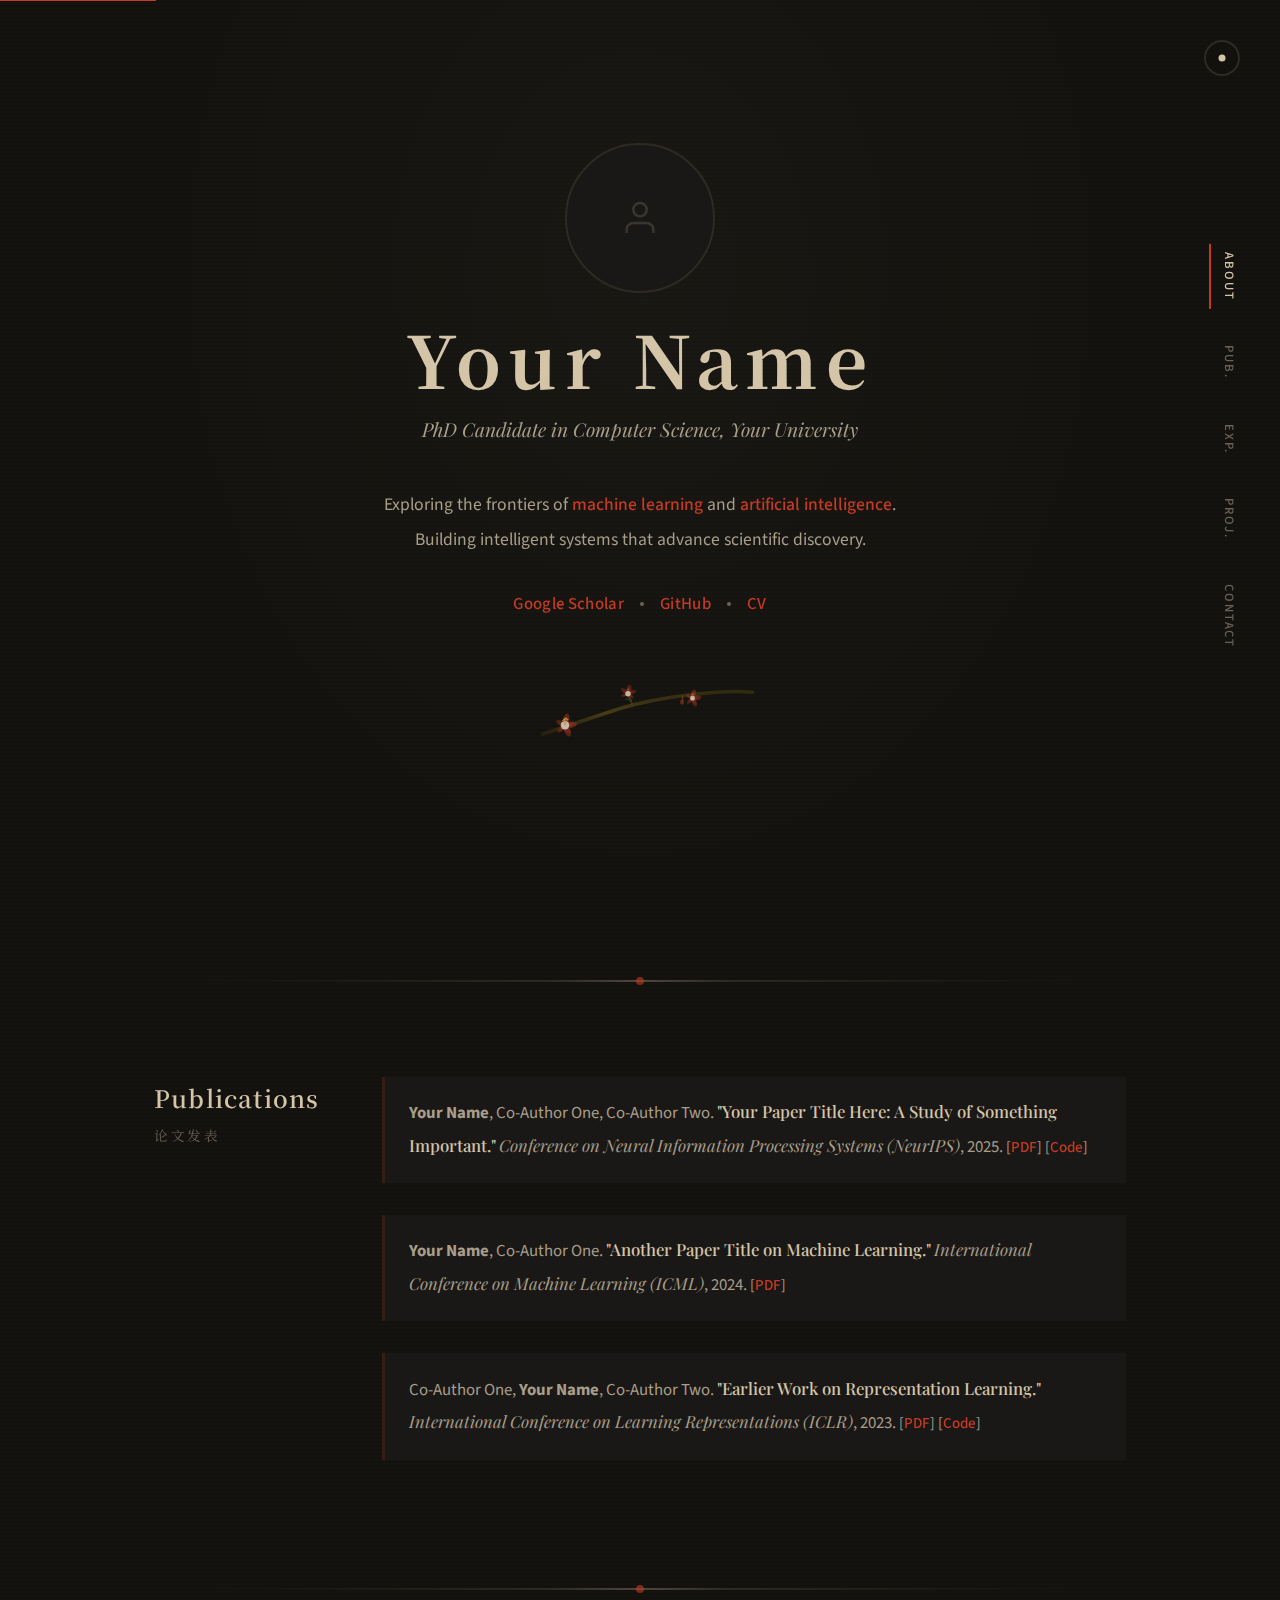
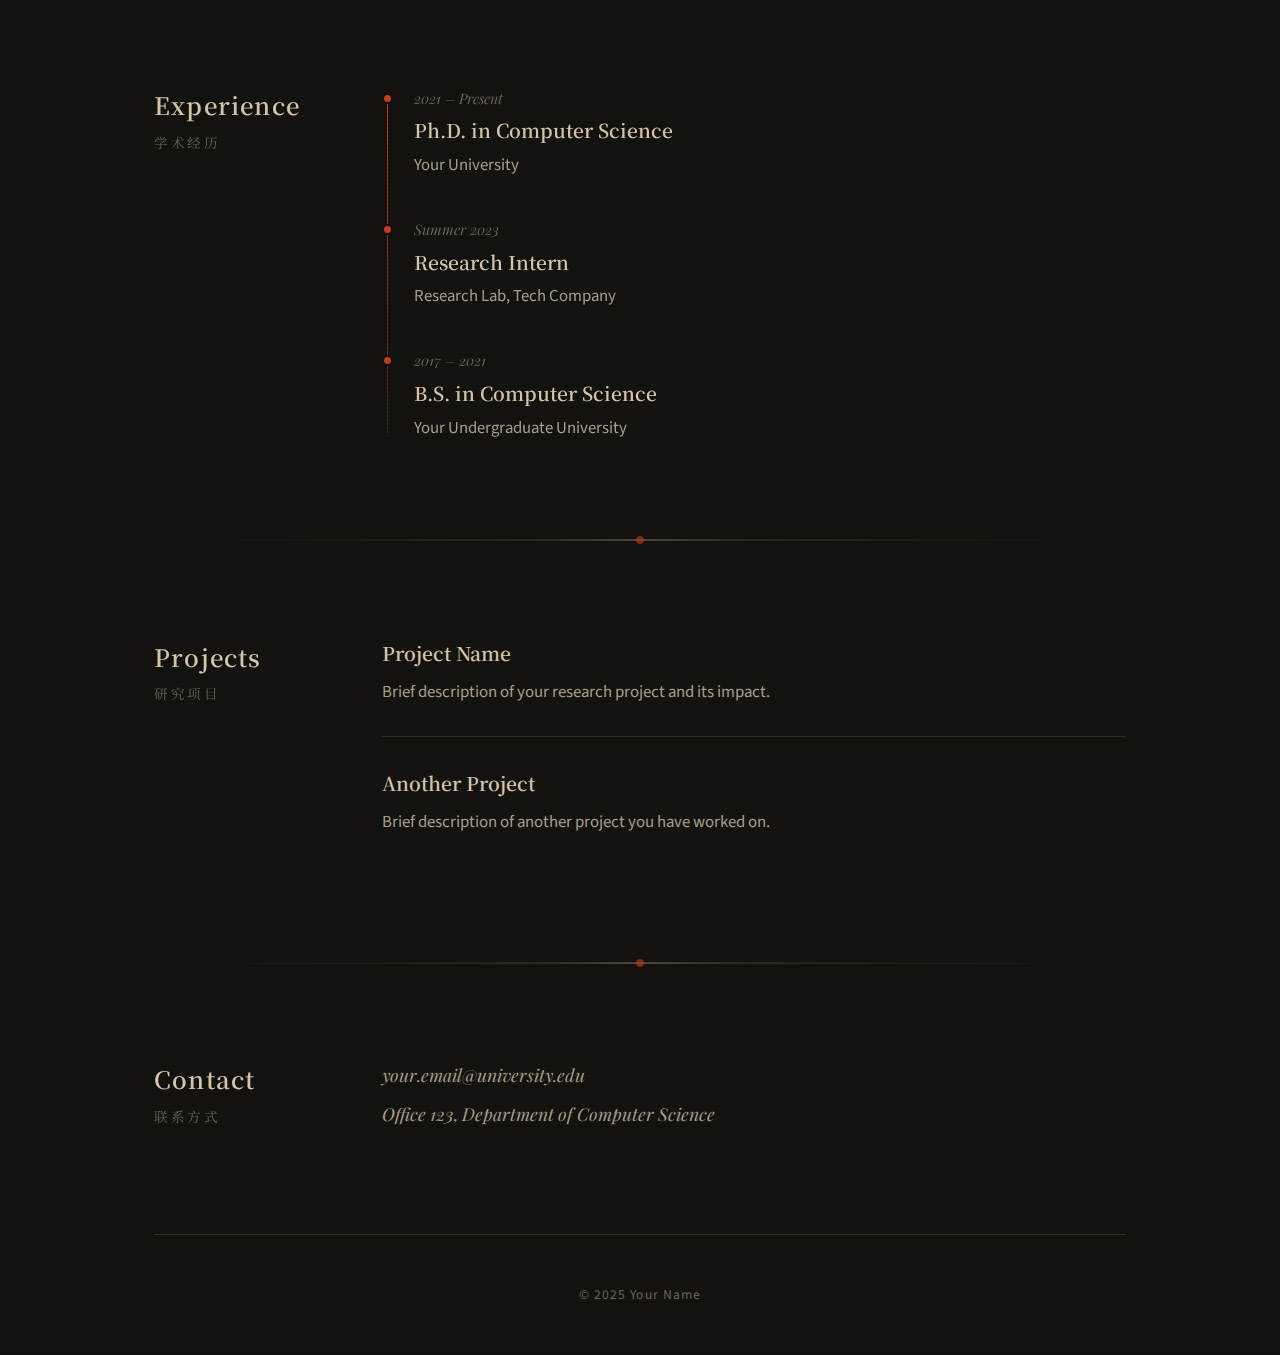
<file: themes/ink/index.html>
<!DOCTYPE html>
<html lang="en" data-theme="dark">
<head>
    <meta charset="UTF-8">
    <meta name="viewport" content="width=device-width, initial-scale=1.0">
    <meta name="description" content="Academic homepage of [Your Name] — PhD researcher in machine learning and artificial intelligence.">
    <meta property="og:title" content="[Your Name] | Academic Homepage">
    <meta property="og:description" content="PhD researcher in machine learning and artificial intelligence.">
    <title>Your Name | Academic Homepage</title>
    <link rel="preconnect" href="https://fonts.googleapis.com">
    <link rel="preconnect" href="https://fonts.gstatic.com" crossorigin>
    <link href="https://fonts.googleapis.com/css2?family=Noto+Serif+SC:wght@300;400;600;700&family=Playfair+Display:ital,wght@0,400;0,500;0,600;0,700;1,400;1,500&family=Source+Sans+3:wght@300;400;500;600&display=swap" rel="stylesheet">
    <link rel="stylesheet" href="style.css">
</head>
<body>
    <a href="#about" class="skip-link">Skip to main content</a>

    <!-- Vertical TOC -->
    <nav class="vertical-toc" aria-label="Table of Contents">
        <a href="#about" class="toc-link active" data-section="about">About</a>
        <a href="#publications" class="toc-link" data-section="publications">Pub.</a>
        <a href="#experience" class="toc-link" data-section="experience">Exp.</a>
        <a href="#projects" class="toc-link" data-section="projects">Proj.</a>
        <a href="#contact" class="toc-link" data-section="contact">Contact</a>
    </nav>

    <!-- Theme Toggle -->
    <button type="button" class="theme-toggle" id="themeToggle" aria-label="Toggle theme">
        <span class="toggle-dot"></span>
    </button>

    <main role="main" class="scroll-content">

        <!-- Hero -->
        <header id="about" class="hero">
            <div class="ink-wash" aria-hidden="true"></div>
            <div class="hero-inner">
                <div class="hero-photo">
                    <svg aria-hidden="true" viewBox="0 0 24 24" fill="none" stroke="currentColor" stroke-width="1.5">
                        <path d="M20 21v-2a4 4 0 0 0-4-4H8a4 4 0 0 0-4 4v2"/><circle cx="12" cy="7" r="4"/>
                    </svg>
                </div>
                <h1 class="hero-name">Your Name</h1>
                <p class="hero-role">PhD Candidate in Computer Science, Your University</p>
                <div class="hero-bio">
                    <p>Exploring the frontiers of <em>machine learning</em> and <em>artificial intelligence</em>. Building intelligent systems that advance scientific discovery.</p>
                </div>
                <div class="hero-links">
                    <a href="#">Google Scholar</a>
                    <span class="link-dot"></span>
                    <a href="#">GitHub</a>
                    <span class="link-dot"></span>
                    <a href="#">CV</a>
                </div>
                <div class="hero-motif" aria-hidden="true">
                    <svg aria-hidden="true" viewBox="0 0 240 65" width="360" height="98" fill="none" xmlns="http://www.w3.org/2000/svg">
                        <defs>
                            <path id="petal-main" d="M0 0 C-1.5 -2, -2 -4, 0 -7 C2 -9, 3.5 -7, 3 -4 C2.8 -2, 1.5 0, 0 0Z"/>
                            <path id="petal-side" d="M0 0 C-1 -1.8, -1.5 -3.5, 0 -6 C1.5 -7.5, 2.5 -5.5, 2 -3 C1.8 -1.2, 1 0, 0 0Z"/>
                            <radialGradient id="petalGrad" cx="40%" cy="70%">
                                <stop offset="0%" style="stop-color:var(--accent);stop-opacity:0.85"/>
                                <stop offset="60%" style="stop-color:var(--accent);stop-opacity:0.75"/>
                                <stop offset="100%" style="stop-color:var(--accent);stop-opacity:0.55"/>
                            </radialGradient>
                            <linearGradient id="branchGrad" x1="0%" y1="0%" x2="0%" y2="100%">
                                <stop offset="0%" style="stop-color:#6b5a14;stop-opacity:0.4"/>
                                <stop offset="50%" style="stop-color:#8b7324;stop-opacity:0.5"/>
                                <stop offset="100%" style="stop-color:#5b4a10;stop-opacity:0.3"/>
                            </linearGradient>
                        </defs>
                        <path d="M55 50 C70 45, 85 40, 100 35 C120 28, 145 24, 170 22 Q185 21, 195 22" stroke="url(#branchGrad)" stroke-width="2.3" fill="none" stroke-linecap="round"/>
                        <path d="M115 31 Q114 27, 112 24" stroke="url(#branchGrad)" stroke-width="1.3" fill="none" stroke-linecap="round"/>
                        <path d="M148 24 Q149 27, 148 29" stroke="url(#branchGrad)" stroke-width="1.1" fill="none" stroke-linecap="round"/>
                        <circle cx="100" cy="35" r="1.1" fill="#4a3a0a" opacity="0.25"/>
                        <g transform="translate(70, 44)">
                            <use href="#petal-side" fill="url(#petalGrad)" opacity="0.75" transform="rotate(-72)"/>
                            <use href="#petal-side" fill="url(#petalGrad)" opacity="0.75" transform="rotate(216)"/>
                            <use href="#petal-main" fill="url(#petalGrad)" opacity="0.9" transform="rotate(0)"/>
                            <use href="#petal-main" fill="url(#petalGrad)" opacity="0.85" transform="rotate(72)"/>
                            <use href="#petal-main" fill="url(#petalGrad)" opacity="0.85" transform="rotate(144)"/>
                            <circle cx="0" cy="0" r="2.8" fill="#f0e6d2" opacity="0.92"/>
                            <circle cx="0" cy="0" r="1.8" fill="#e8dcc8" opacity="0.7"/>
                            <g stroke="#c9a84a" stroke-width="0.35" fill="none">
                                <path d="M0 0 Q0.5 -2, 0.8 -4.5" opacity="0.8"/>
                                <path d="M0 0 Q-0.3 -1.8, -0.5 -4" opacity="0.75"/>
                                <path d="M0 0 Q1.2 -1.5, 1.8 -3.8" opacity="0.7"/>
                                <path d="M0 0 Q-1 -1.2, -1.5 -3.2" opacity="0.7"/>
                                <path d="M0 0 Q0 -1.5, 0 -3.5" opacity="0.65"/>
                            </g>
                            <g fill="#f0c860">
                                <circle cx="0.8" cy="-4.5" r="0.65" opacity="0.85"/>
                                <circle cx="-0.5" cy="-4" r="0.6" opacity="0.8"/>
                                <circle cx="1.8" cy="-3.8" r="0.55" opacity="0.75"/>
                                <circle cx="-1.5" cy="-3.2" r="0.5" opacity="0.75"/>
                                <circle cx="0" cy="-3.5" r="0.5" opacity="0.7"/>
                            </g>
                        </g>
                        <g transform="translate(112, 23) scale(0.9)">
                            <use href="#petal-side" fill="url(#petalGrad)" opacity="0.65" transform="rotate(-60)"/>
                            <use href="#petal-side" fill="url(#petalGrad)" opacity="0.65" transform="rotate(60)"/>
                            <use href="#petal-main" fill="url(#petalGrad)" opacity="0.75" transform="rotate(0) scale(0.85)"/>
                            <use href="#petal-side" fill="url(#petalGrad)" opacity="0.7" transform="rotate(120) scale(0.8)"/>
                            <use href="#petal-side" fill="url(#petalGrad)" opacity="0.7" transform="rotate(-120) scale(0.8)"/>
                            <circle cx="0" cy="0" r="2" fill="#f0e6d2" opacity="0.9"/>
                            <circle cx="0" cy="-3" r="0.45" fill="#f0c860" opacity="0.75"/>
                            <path d="M-2 3 Q0 4 2 3 L1.8 4.5 Q0 5 -1.8 4.5Z" fill="#3a5c13" opacity="0.5"/>
                        </g>
                        <g transform="translate(155, 26) scale(0.75)">
                            <use href="#petal-side" fill="url(#petalGrad)" opacity="0.75" transform="rotate(-72)"/>
                            <use href="#petal-main" fill="url(#petalGrad)" opacity="0.85" transform="rotate(0)"/>
                            <use href="#petal-main" fill="url(#petalGrad)" opacity="0.8" transform="rotate(72)"/>
                            <use href="#petal-main" fill="url(#petalGrad)" opacity="0.75" transform="rotate(144)"/>
                            <use href="#petal-side" fill="url(#petalGrad)" opacity="0.7" transform="rotate(216)"/>
                            <circle cx="0" cy="0" r="2.2" fill="#f0e6d2" opacity="0.9"/>
                            <g fill="#f0c860">
                                <circle cx="0.5" cy="-3.8" r="0.5" opacity="0.75"/>
                                <circle cx="-0.4" cy="-3" r="0.45" opacity="0.7"/>
                            </g>
                        </g>
                        <g transform="translate(148, 29) scale(0.45)">
                            <ellipse cx="0" cy="-1" rx="3" ry="4" fill="var(--accent)" opacity="0.55"/>
                            <path d="M-1.5 3 Q0 3.5 1.5 3 L1.2 4 Q0 4.2 -1.2 4Z" fill="#3a5c13" opacity="0.4"/>
                        </g>
                    </svg>
                </div>
            </div>
        </header>

        <div class="ink-divider" aria-hidden="true"></div>

        <!-- Publications -->
        <section id="publications">
            <div class="section-grid">
                <div class="section-side">
                    <h2 class="section-heading">Publications</h2>
                    <span class="section-label-cn">论文发表</span>
                </div>
                <div class="section-main">
                    <ol class="bib-list" reversed>
                        <li class="bib-entry">
                            <span class="bib-authors"><strong>Your Name</strong>, Co-Author One, Co-Author Two.</span>
                            <span class="bib-title">"Your Paper Title Here: A Study of Something Important."</span>
                            <span class="bib-venue"><em>Conference on Neural Information Processing Systems (NeurIPS)</em>, 2025.</span>
                            <span class="bib-links">[<a href="#">PDF</a>] [<a href="#">Code</a>]</span>
                        </li>
                        <li class="bib-entry">
                            <span class="bib-authors"><strong>Your Name</strong>, Co-Author One.</span>
                            <span class="bib-title">"Another Paper Title on Machine Learning."</span>
                            <span class="bib-venue"><em>International Conference on Machine Learning (ICML)</em>, 2024.</span>
                            <span class="bib-links">[<a href="#">PDF</a>]</span>
                        </li>
                        <li class="bib-entry">
                            <span class="bib-authors">Co-Author One, <strong>Your Name</strong>, Co-Author Two.</span>
                            <span class="bib-title">"Earlier Work on Representation Learning."</span>
                            <span class="bib-venue"><em>International Conference on Learning Representations (ICLR)</em>, 2023.</span>
                            <span class="bib-links">[<a href="#">PDF</a>] [<a href="#">Code</a>]</span>
                        </li>
                    </ol>
                </div>
            </div>
        </section>

        <div class="ink-divider" aria-hidden="true"></div>

        <!-- Experience -->
        <section id="experience">
            <div class="section-grid">
                <div class="section-side">
                    <h2 class="section-heading">Experience</h2>
                    <span class="section-label-cn">学术经历</span>
                </div>
                <div class="section-main">
                    <div class="timeline">
                        <div class="timeline-item">
                            <div class="timeline-dot"></div>
                            <div class="timeline-content">
                                <span class="timeline-period">2021 &ndash; Present</span>
                                <h3>Ph.D. in Computer Science</h3>
                                <p>Your University</p>
                            </div>
                        </div>
                        <div class="timeline-item">
                            <div class="timeline-dot"></div>
                            <div class="timeline-content">
                                <span class="timeline-period">Summer 2023</span>
                                <h3>Research Intern</h3>
                                <p>Research Lab, Tech Company</p>
                            </div>
                        </div>
                        <div class="timeline-item">
                            <div class="timeline-dot"></div>
                            <div class="timeline-content">
                                <span class="timeline-period">2017 &ndash; 2021</span>
                                <h3>B.S. in Computer Science</h3>
                                <p>Your Undergraduate University</p>
                            </div>
                        </div>
                    </div>
                </div>
            </div>
        </section>

        <div class="ink-divider" aria-hidden="true"></div>

        <!-- Projects -->
        <section id="projects">
            <div class="section-grid">
                <div class="section-side">
                    <h2 class="section-heading">Projects</h2>
                    <span class="section-label-cn">研究项目</span>
                </div>
                <div class="section-main">
                    <div class="project-entry">
                        <h3>Project Name</h3>
                        <p>Brief description of your research project and its impact.</p>
                    </div>
                    <div class="project-entry">
                        <h3>Another Project</h3>
                        <p>Brief description of another project you have worked on.</p>
                    </div>
                </div>
            </div>
        </section>

        <div class="ink-divider" aria-hidden="true"></div>

        <!-- Contact -->
        <section id="contact">
            <div class="section-grid">
                <div class="section-side">
                    <h2 class="section-heading">Contact</h2>
                    <span class="section-label-cn">联系方式</span>
                </div>
                <div class="section-main">
                    <p class="contact-line">your.email@university.edu</p>
                    <p class="contact-line">Office 123, Department of Computer Science</p>
                </div>
            </div>
        </section>

        <footer class="scroll-footer">
            <p>&copy; 2025 Your Name</p>
        </footer>

    </main>

    <script src="script.js"></script>
</body>
</html>
</file>
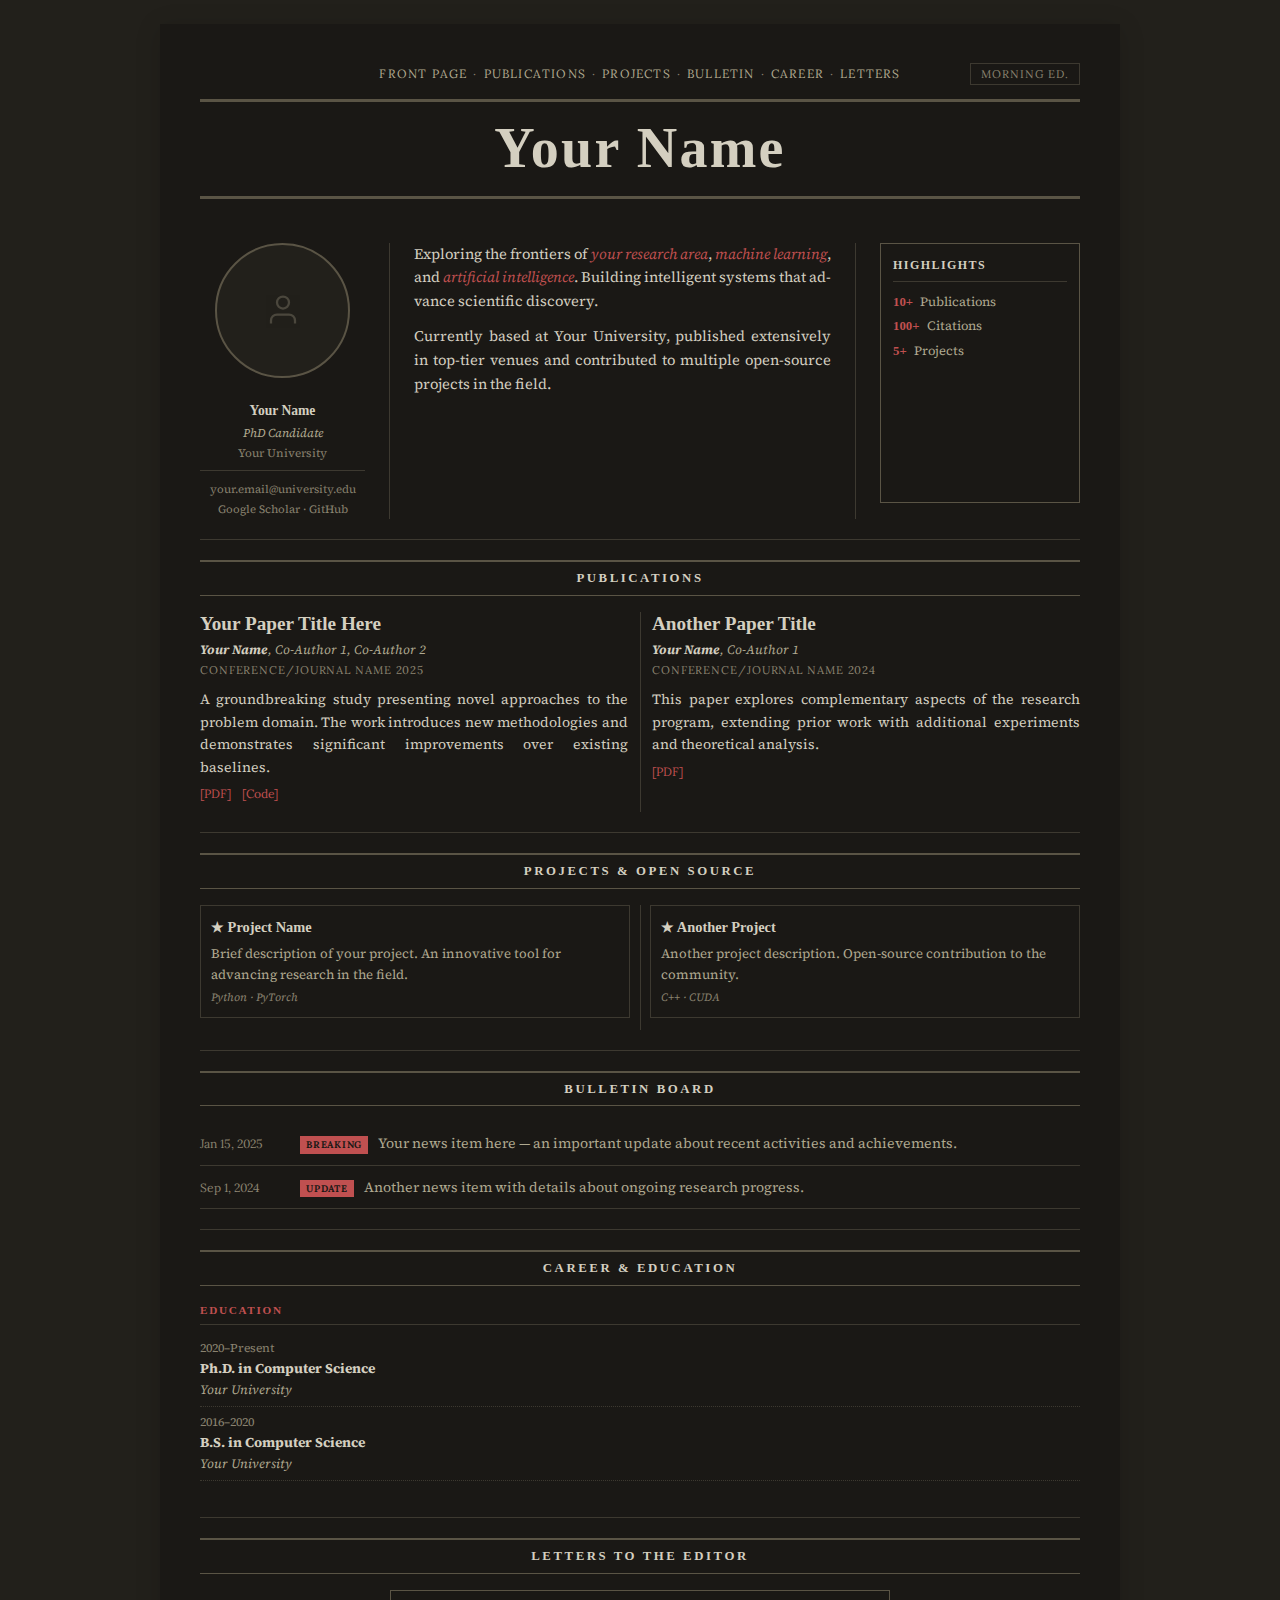
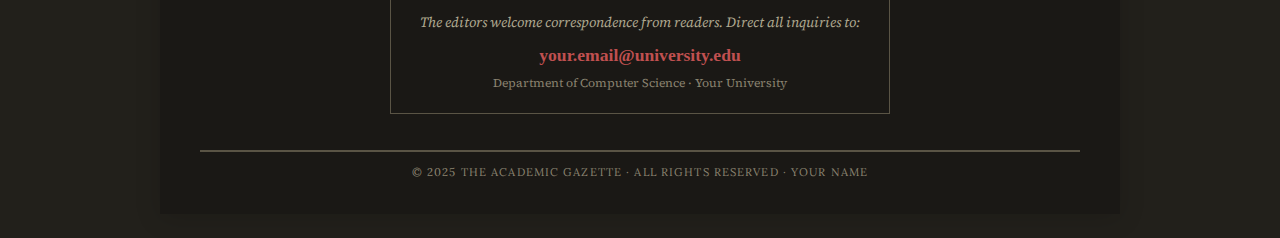
<file: themes/newspaper/index.html>
<!DOCTYPE html>
<html lang="en" data-theme="dark">
<head>
    <meta charset="UTF-8">
    <meta name="viewport" content="width=device-width, initial-scale=1.0">
    <meta name="description" content="Academic homepage of [Your Name] — PhD researcher in machine learning and artificial intelligence.">
    <meta property="og:title" content="[Your Name] | Academic Homepage">
    <meta property="og:description" content="PhD researcher in machine learning and artificial intelligence.">
    <title>The Academic Gazette</title>
    <link rel="preconnect" href="https://fonts.googleapis.com">
    <link rel="preconnect" href="https://fonts.gstatic.com" crossorigin>
    <link href="https://fonts.googleapis.com/css2?family=Old+Standard+TT:ital,wght@0,400;0,700;1,400&family=Lora:ital,wght@0,400;0,700;1,400&family=Source+Serif+4:opsz,wght@8..60,400;8..60,600&display=swap" rel="stylesheet">
    <link rel="stylesheet" href="style.css">
</head>
<body>
    <a href="#headline" class="skip-link">Skip to main content</a>
    <div class="broadsheet">

        <!-- Masthead -->
        <header class="masthead">
            <!-- Section nav as newspaper sections -->
            <nav class="section-nav">
                <a href="#headline">Front Page</a>
                <span class="nav-dot">·</span>
                <a href="#publications">Publications</a>
                <span class="nav-dot">·</span>
                <a href="#projects">Projects</a>
                <span class="nav-dot">·</span>
                <a href="#news">Bulletin</a>
                <span class="nav-dot">·</span>
                <a href="#experience">Career</a>
                <span class="nav-dot">·</span>
                <a href="#contact">Letters</a>
                <button type="button" id="themeToggle" class="edition-btn section-toggle" aria-label="Toggle theme">◐</button>
            </nav>
            <div class="masthead-rule"></div>
            <h1 class="masthead-title">Your Name</h1>
            <div class="masthead-rule"></div>
        </header>

        <section id="headline" class="paper-section">
            <div class="front-columns">
                <div class="col col-photo">
                    <div class="hero-photo">
                        <svg aria-hidden="true" viewBox="0 0 24 24" fill="none" stroke="currentColor" stroke-width="1.5">
                            <path d="M20 21v-2a4 4 0 0 0-4-4H8a4 4 0 0 0-4 4v2"/><circle cx="12" cy="7" r="4"/>
                        </svg>
                    </div>
                    <div class="photo-info">
                        <p class="photo-name">Your Name</p>
                        <p class="photo-role">PhD Candidate</p>
                        <p class="photo-place">Your University</p>
                        <div class="photo-contact">
                            <p>your.email@university.edu</p>
                            <p>Google Scholar · GitHub</p>
                        </div>
                    </div>
                </div>
                <div class="col col-main">
                    <p class="lead-para">Exploring the frontiers of <em>your research area</em>, <em>machine learning</em>, and <em>artificial intelligence</em>. Building intelligent systems that advance scientific discovery.</p>
                    <p>Currently based at Your University, published extensively in top-tier venues and contributed to multiple open-source projects in the field.</p>
                </div>
                <div class="col col-side">
                    <div class="sidebar-box">
                        <h4 class="sidebar-title">HIGHLIGHTS</h4>
                        <div class="sidebar-stat"><span class="stat-num">10+</span> Publications</div>
                        <div class="sidebar-stat"><span class="stat-num">100+</span> Citations</div>
                        <div class="sidebar-stat"><span class="stat-num">5+</span> Projects</div>
                    </div>
                </div>
            </div>
        </section>

        <div class="section-rule"></div>

        <!-- Publications as News Articles -->
        <section id="publications" class="paper-section">
            <h3 class="section-banner">PUBLICATIONS</h3>
            <div class="articles-columns">
                <article class="news-article">
                    <h4 class="article-headline">Your Paper Title Here</h4>
                    <p class="article-byline"><strong>Your Name</strong>, Co-Author 1, Co-Author 2</p>
                    <p class="article-source">Conference/Journal Name 2025</p>
                    <p class="article-body">A groundbreaking study presenting novel approaches to the problem domain. The work introduces new methodologies and demonstrates significant improvements over existing baselines.</p>
                    <div class="article-links">
                        <a href="#">[PDF]</a> <a href="#">[Code]</a>
                    </div>
                </article>
                <article class="news-article">
                    <h4 class="article-headline">Another Paper Title</h4>
                    <p class="article-byline"><strong>Your Name</strong>, Co-Author 1</p>
                    <p class="article-source">Conference/Journal Name 2024</p>
                    <p class="article-body">This paper explores complementary aspects of the research program, extending prior work with additional experiments and theoretical analysis.</p>
                    <div class="article-links">
                        <a href="#">[PDF]</a>
                    </div>
                </article>
            </div>
        </section>

        <div class="section-rule"></div>

        <!-- Projects as Classified Ads -->
        <section id="projects" class="paper-section">
            <h3 class="section-banner">PROJECTS &amp; OPEN SOURCE</h3>
            <div class="classifieds">
                <div class="classified-ad">
                    <h5 class="ad-title">★ Project Name</h5>
                    <p class="ad-body">Brief description of your project. An innovative tool for advancing research in the field.</p>
                    <p class="ad-tags">Python · PyTorch</p>
                </div>
                <div class="classified-ad">
                    <h5 class="ad-title">★ Another Project</h5>
                    <p class="ad-body">Another project description. Open-source contribution to the community.</p>
                    <p class="ad-tags">C++ · CUDA</p>
                </div>
            </div>
        </section>

        <div class="section-rule"></div>

        <!-- News as Bulletin Board -->
        <section id="news" class="paper-section">
            <h3 class="section-banner">BULLETIN BOARD</h3>
            <div class="bulletin-columns">
                <div class="bulletin-item">
                    <span class="bulletin-date">Jan 15, 2025</span>
                    <span class="bulletin-badge">BREAKING</span>
                    <span class="bulletin-text">Your news item here — an important update about recent activities and achievements.</span>
                </div>
                <div class="bulletin-item">
                    <span class="bulletin-date">Sep 1, 2024</span>
                    <span class="bulletin-badge">UPDATE</span>
                    <span class="bulletin-text">Another news item with details about ongoing research progress.</span>
                </div>
            </div>
        </section>

        <div class="section-rule"></div>

        <!-- Experience as Career Column -->
        <section id="experience" class="paper-section">
            <h3 class="section-banner">CAREER &amp; EDUCATION</h3>
            <div class="career-columns">
                <div class="career-block">
                    <h5 class="career-cat">EDUCATION</h5>
                    <div class="career-entry">
                        <span class="career-period">2020–Present</span>
                        <strong>Ph.D. in Computer Science</strong>
                        <span class="career-place">Your University</span>
                    </div>
                    <div class="career-entry">
                        <span class="career-period">2016–2020</span>
                        <strong>B.S. in Computer Science</strong>
                        <span class="career-place">Your University</span>
                    </div>
                </div>
            </div>
        </section>

        <div class="section-rule"></div>

        <!-- Contact as Letters to Editor -->
        <section id="contact" class="paper-section">
            <h3 class="section-banner">LETTERS TO THE EDITOR</h3>
            <div class="letters-box">
                <p class="letters-text">The editors welcome correspondence from readers. Direct all inquiries to:</p>
                <p class="letters-email">your.email@university.edu</p>
                <p class="letters-addr">Department of Computer Science · Your University</p>
            </div>
        </section>

        <!-- Footer -->
        <footer class="paper-footer">
            <div class="footer-rule"></div>
            <p>&copy; 2025 The Academic Gazette · All Rights Reserved · Your Name</p>
        </footer>

    </div>

    <script src="script.js"></script>
</body>
</html>
</file>
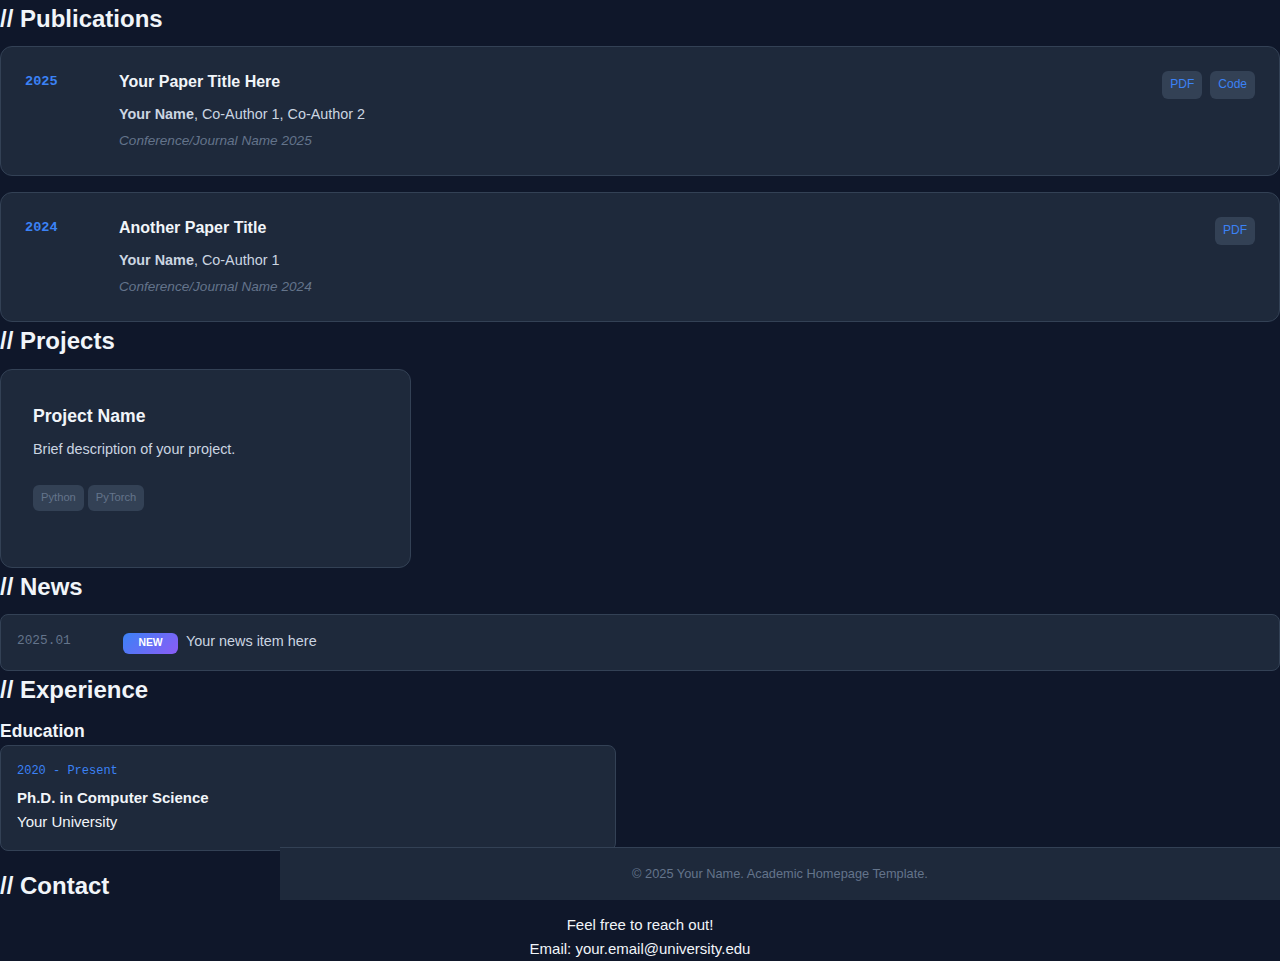
<file: themes/spa/index.html>
<!DOCTYPE html>
<html lang="en" data-theme="dark">
<head>
    <meta charset="UTF-8">
    <meta name="viewport" content="width=device-width, initial-scale=1.0">
    <title>Your Name | Academic Homepage</title>
    <link rel="preconnect" href="https://fonts.googleapis.com">
    <link rel="preconnect" href="https://fonts.gstatic.com" crossorigin>
    <link href="https://fonts.googleapis.com/css2?family=Source+Sans+3:wght@300;400;500;600&family=IBM+Plex+Mono:wght@400;500&display=swap" rel="stylesheet">
    <link rel="stylesheet" href="style.css">
</head>
<body>
    <!-- Navigation -->
    <nav class="navbar">
        <div class="nav-container">
            <a href="#" class="nav-logo">
                <span class="logo-bracket">[</span>
                <span class="logo-text">YN</span>
                <span class="logo-bracket">]</span>
            </a>
            <div class="nav-links">
                <a href="#about">About</a>
                <a href="#publications">Publications</a>
                <a href="#projects">Projects</a>
                <a href="#news">News</a>
                <a href="#experience">Experience</a>
                <a href="#contact">Contact</a>
            </div>
            <div class="nav-controls">
                <button class="nav-btn theme-toggle" id="themeToggle" aria-label="Toggle theme">
                    <svg class="nav-btn-icon sun-icon" viewBox="0 0 24 24" fill="none" stroke="currentColor" stroke-width="2">
                        <circle cx="12" cy="12" r="5"/>
                        <path d="M12 1v2M12 21v2M4.22 4.22l1.42 1.42M18.36 18.36l1.42 1.42M1 12h2M21 12h2M4.22 19.78l1.42-1.42M18.36 5.64l1.42-1.42"/>
                    </svg>
                    <svg class="nav-btn-icon moon-icon" viewBox="0 0 24 24" fill="none" stroke="currentColor" stroke-width="2">
                        <path d="M21 12.79A9 9 0 1 1 11.21 3 7 7 0 0 0 21 12.79z"/>
                    </svg>
                    <span class="nav-btn-label theme-label">Light</span>
                </button>
            </div>
        </div>
    </nav>

    <!-- Hero / About Section -->
    <section id="about" class="hero">
        <div class="hero-bg">
            <div class="grid-overlay"></div>
            <div class="gradient-orb orb-1"></div>
            <div class="gradient-orb orb-2"></div>
        </div>
        <div class="hero-content">
            <div class="hero-text">
                <p class="hero-greeting">Hello, I'm</p>
                <h1 class="hero-name">Your Name</h1>
                <p class="hero-title">PhD Candidate at Your University</p>
                <p class="hero-description">
                    Exploring the frontiers of <span class="highlight">your research area</span>,
                    <span class="highlight">machine learning</span>, and <span class="highlight">artificial intelligence</span>.
                    Building intelligent systems that advance scientific discovery.
                </p>
                <div class="hero-stats">
                    <div class="stat">
                        <span class="stat-number">10+</span>
                        <span class="stat-label">Publications</span>
                    </div>
                    <div class="stat">
                        <span class="stat-number">100+</span>
                        <span class="stat-label">Citations</span>
                    </div>
                    <div class="stat">
                        <span class="stat-number">5+</span>
                        <span class="stat-label">Projects</span>
                    </div>
                </div>
                <div class="hero-cta">
                    <a href="#publications" class="btn btn-primary">View Publications</a>
                    <a href="#contact" class="btn btn-secondary">Get in Touch</a>
                </div>
            </div>
            <div class="hero-image">
                <div class="image-frame">
                    <div class="image-placeholder">
                        <svg viewBox="0 0 24 24" fill="none" stroke="currentColor" stroke-width="1.5">
                            <path d="M20 21v-2a4 4 0 0 0-4-4H8a4 4 0 0 0-4 4v2"/>
                            <circle cx="12" cy="7" r="4"/>
                        </svg>
                    </div>
                </div>
            </div>
        </div>
    </section>

    <!-- Publications Section -->
    <section id="publications" class="section">
        <div class="section-container">
            <h2 class="section-title">
                <span class="title-icon">//</span> Publications
            </h2>
            <div class="publications-list">
                <article class="pub-card" data-year="2025">
                    <div class="pub-year">2025</div>
                    <div class="pub-content">
                        <div class="pub-header">
                            <h3 class="pub-title">Your Paper Title Here</h3>
                            <div class="pub-links">
                                <a href="#" class="pub-link">PDF</a>
                                <a href="#" class="pub-link">Code</a>
                            </div>
                        </div>
                        <p class="pub-authors"><strong>Your Name</strong>, Co-Author 1, Co-Author 2</p>
                        <p class="pub-venue">Conference/Journal Name 2025</p>
                    </div>
                </article>
                <article class="pub-card" data-year="2024">
                    <div class="pub-year">2024</div>
                    <div class="pub-content">
                        <div class="pub-header">
                            <h3 class="pub-title">Another Paper Title</h3>
                            <div class="pub-links">
                                <a href="#" class="pub-link">PDF</a>
                            </div>
                        </div>
                        <p class="pub-authors"><strong>Your Name</strong>, Co-Author 1</p>
                        <p class="pub-venue">Conference/Journal Name 2024</p>
                    </div>
                </article>
            </div>
        </div>
    </section>

    <!-- Projects Section -->
    <section id="projects" class="section section-alt">
        <div class="section-container">
            <h2 class="section-title">
                <span class="title-icon">//</span> Projects
            </h2>
            <div class="projects-grid">
                <article class="project-card">
                    <h3 class="project-title">Project Name</h3>
                    <p class="project-desc">Brief description of your project.</p>
                    <div class="project-tags">
                        <span class="tag">Python</span>
                        <span class="tag">PyTorch</span>
                    </div>
                </article>
            </div>
        </div>
    </section>

    <!-- News Section -->
    <section id="news" class="section">
        <div class="section-container">
            <h2 class="section-title">
                <span class="title-icon">//</span> News
            </h2>
            <div class="news-list">
                <div class="news-item">
                    <span class="news-date">2025.01</span>
                    <div class="news-content">
                        <span class="news-badge">New</span>
                        <span class="news-text">Your news item here</span>
                    </div>
                </div>
            </div>
        </div>
    </section>

    <!-- Experience Section -->
    <section id="experience" class="section section-alt">
        <div class="section-container">
            <h2 class="section-title">
                <span class="title-icon">//</span> Experience
            </h2>
            <div class="experience-grid">
                <div class="exp-category">
                    <h3>Education</h3>
                    <div class="exp-item">
                        <div class="exp-period">2020 - Present</div>
                        <div class="exp-details">
                            <h4>Ph.D. in Computer Science</h4>
                            <p>Your University</p>
                        </div>
                    </div>
                </div>
            </div>
        </div>
    </section>

    <!-- Contact Section -->
    <section id="contact" class="section">
        <div class="section-container">
            <h2 class="section-title">
                <span class="title-icon">//</span> Contact
            </h2>
            <div class="contact-content">
                <p>Feel free to reach out!</p>
                <p>Email: your.email@university.edu</p>
            </div>
        </div>
    </section>

    <!-- Footer -->
    <footer class="footer">
        <div class="footer-content">
            <p>&copy; 2025 Your Name. Academic Homepage Template.</p>
        </div>
    </footer>

    <script src="script.js"></script>
</body>
</html>
</file>
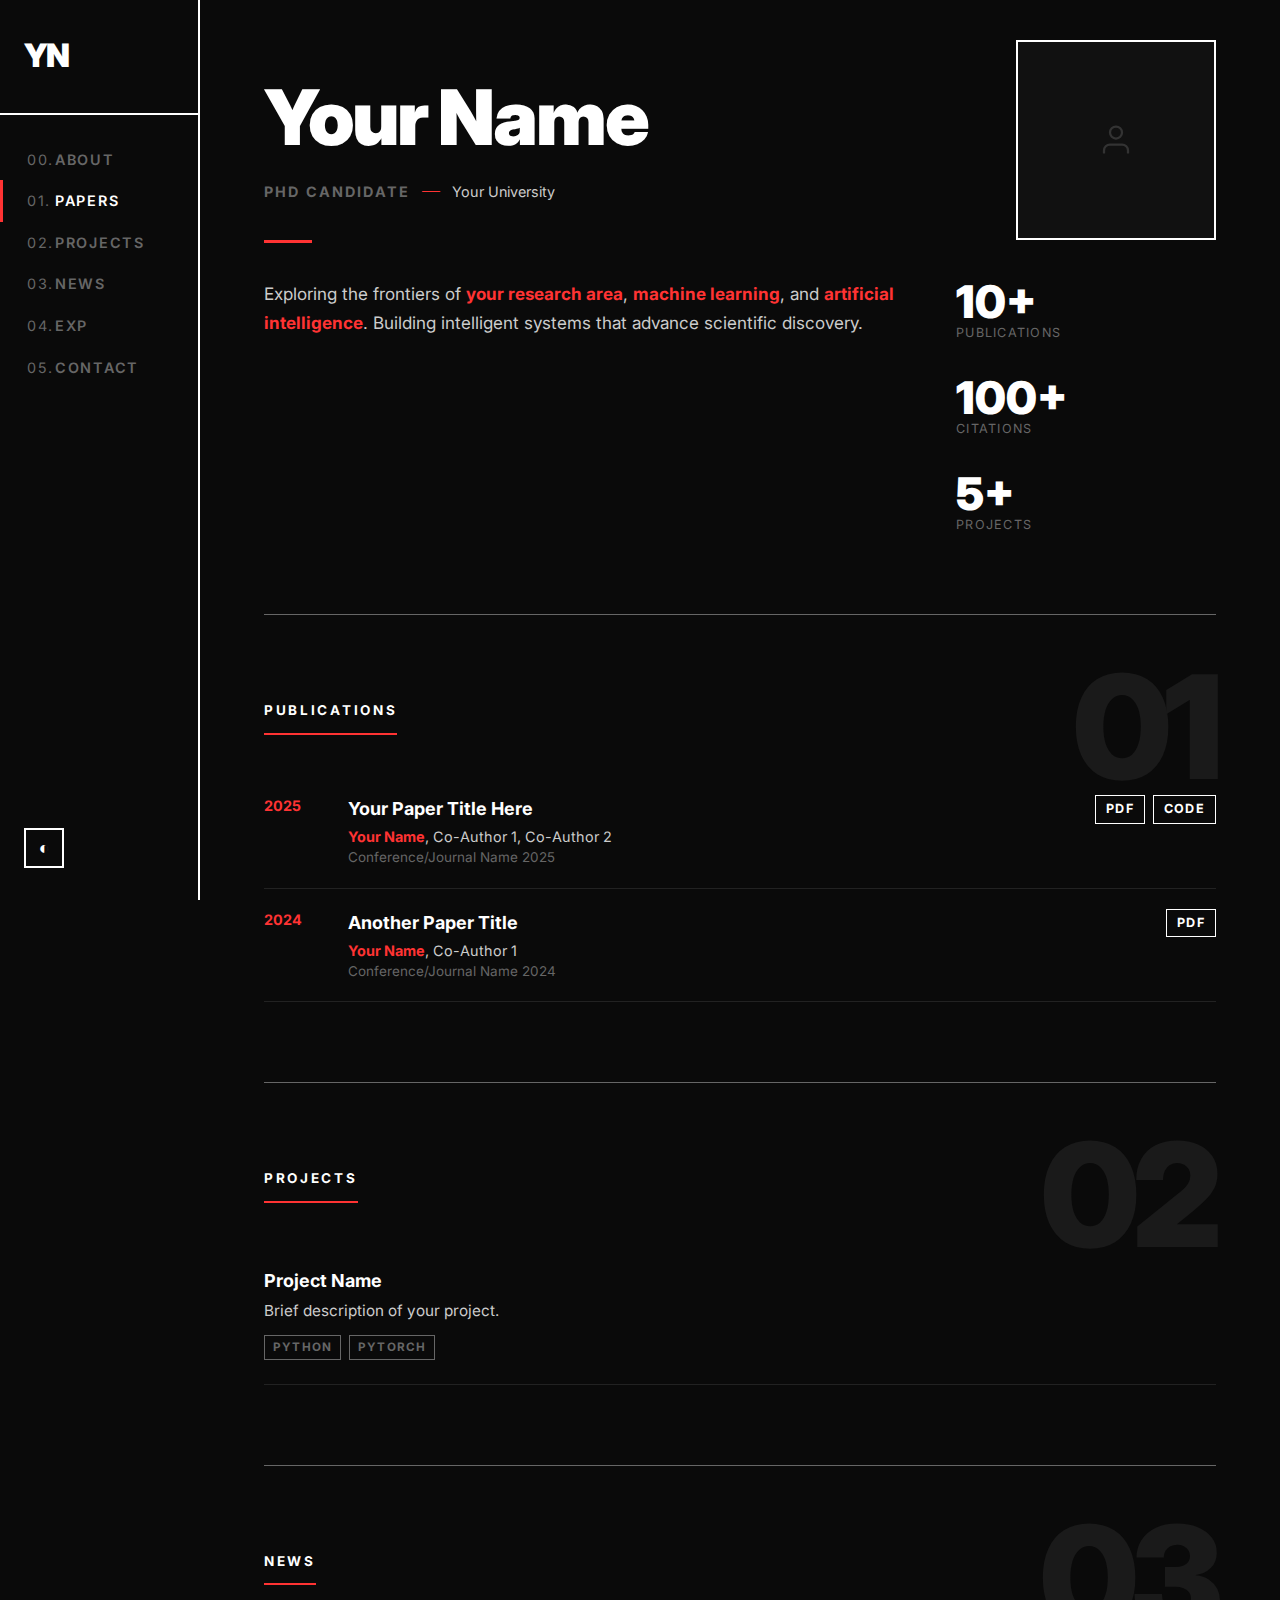
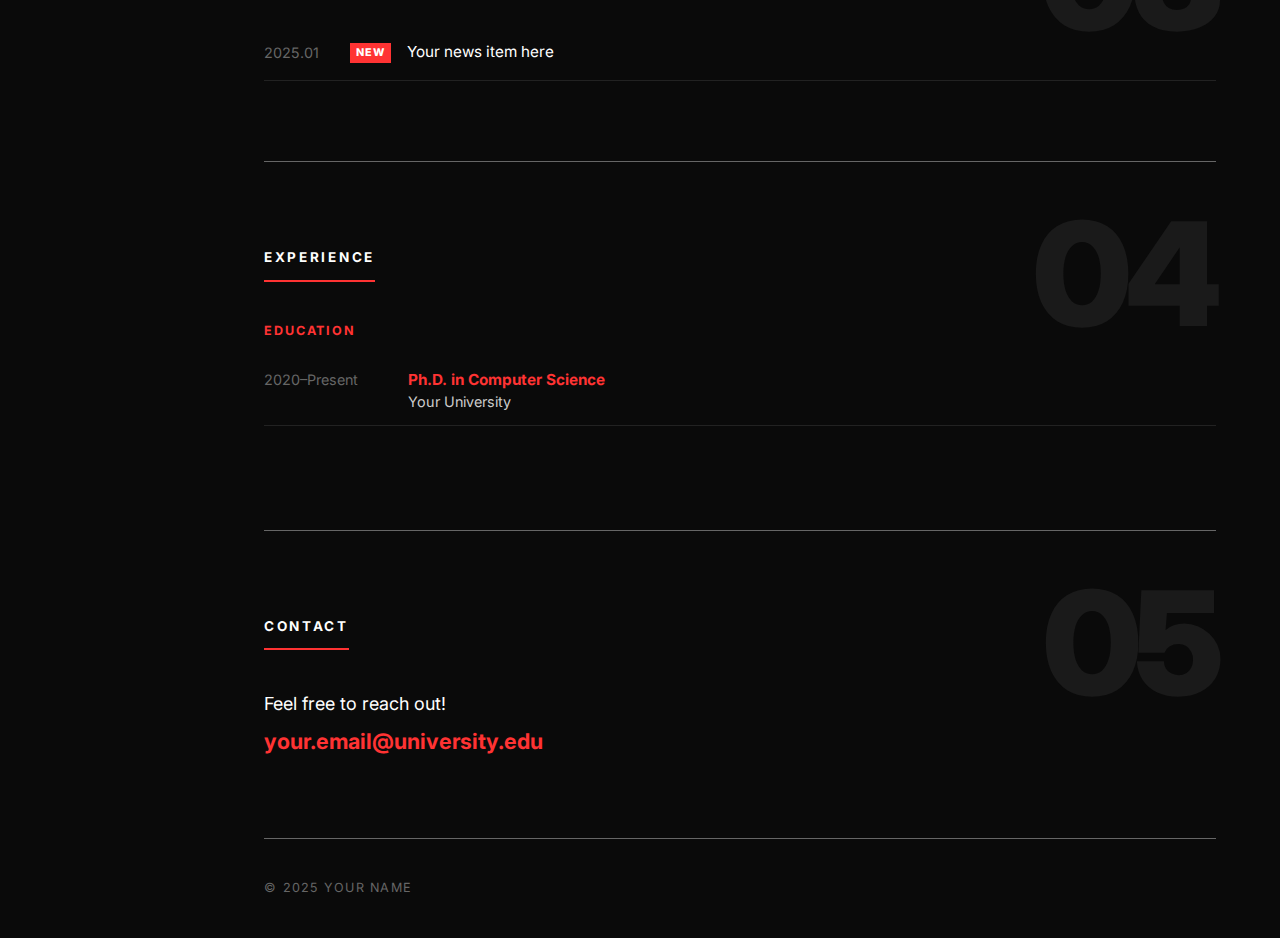
<file: themes/swiss/index.html>
<!DOCTYPE html>
<html lang="en" data-theme="dark">
<head>
    <meta charset="UTF-8">
    <meta name="viewport" content="width=device-width, initial-scale=1.0">
    <meta name="description" content="Academic homepage of [Your Name] — PhD researcher in machine learning and artificial intelligence.">
    <meta property="og:title" content="[Your Name] | Academic Homepage">
    <meta property="og:description" content="PhD researcher in machine learning and artificial intelligence.">
    <title>Your Name | Academic Homepage</title>
    <link rel="preconnect" href="https://fonts.googleapis.com">
    <link rel="preconnect" href="https://fonts.gstatic.com" crossorigin>
    <link href="https://fonts.googleapis.com/css2?family=Inter:wght@300;400;500;600;700;800;900&display=swap" rel="stylesheet">
    <link rel="stylesheet" href="style.css">
</head>
<body>
    <a href="#about" class="skip-link">Skip to main content</a>
    <!-- Left Vertical Navigation -->
    <nav class="side-nav">
        <div class="side-nav-top">
            <span class="side-logo" data-config="initials">YN</span>
        </div>
        <div class="side-nav-links">
            <a href="#about" class="side-link active" data-num="00">About</a>
            <a href="#publications" class="side-link" data-num="01">Papers</a>
            <a href="#projects" class="side-link" data-num="02">Projects</a>
            <a href="#news" class="side-link" data-num="03">News</a>
            <a href="#experience" class="side-link" data-num="04">Exp</a>
            <a href="#contact" class="side-link" data-num="05">Contact</a>
        </div>
        <button type="button" class="side-theme-btn" id="themeToggle" aria-label="Toggle theme">◐</button>
    </nav>

    <!-- Main Content (offset by sidebar) -->
    <main role="main" class="main-content">

        <!-- About -->
        <section id="about" class="swiss-section">
            <div class="hero-photo about-photo">
                <svg aria-hidden="true" viewBox="0 0 24 24" fill="none" stroke="currentColor" stroke-width="1.5">
                    <path d="M20 21v-2a4 4 0 0 0-4-4H8a4 4 0 0 0-4 4v2"/><circle cx="12" cy="7" r="4"/>
                </svg>
            </div>
            <div class="about-layout">
                <h1 class="about-name" data-config="name">Your Name</h1>
                <div class="about-meta">
                    <p class="role-line" data-config="role">PhD Candidate</p>
                    <span class="about-sep">—</span>
                    <p class="uni-line" data-config="university">Your University</p>
                </div>
                <div class="red-rule"></div>
                <div class="about-body">
                    <p class="about-desc" data-config="bio">
                        Exploring the frontiers of <strong>your research area</strong>,
                        <strong>machine learning</strong>, and <strong>artificial intelligence</strong>.
                        Building intelligent systems that advance scientific discovery.
                    </p>
                    <div class="about-stats">
                        <div class="swiss-stat"><span class="stat-big">10+</span><span class="stat-sm">Publications</span></div>
                        <div class="swiss-stat"><span class="stat-big">100+</span><span class="stat-sm">Citations</span></div>
                        <div class="swiss-stat"><span class="stat-big">5+</span><span class="stat-sm">Projects</span></div>
                    </div>
                </div>
            </div>
        </section>

        <!-- Publications -->
        <section id="publications" class="swiss-section">
            <div class="section-num">01</div>
            <h2 class="section-heading">Publications</h2>
            <div class="pub-list" id="cfg-publications">
                <div class="pub-row">
                    <span class="pub-year-col">2025</span>
                    <div class="pub-info">
                        <h3>Your Paper Title Here</h3>
                        <p class="pub-authors"><strong>Your Name</strong>, Co-Author 1, Co-Author 2</p>
                        <p class="pub-venue">Conference/Journal Name 2025</p>
                    </div>
                    <div class="pub-actions">
                        <a href="#">PDF</a>
                        <a href="#">Code</a>
                    </div>
                </div>
                <div class="pub-row">
                    <span class="pub-year-col">2024</span>
                    <div class="pub-info">
                        <h3>Another Paper Title</h3>
                        <p class="pub-authors"><strong>Your Name</strong>, Co-Author 1</p>
                        <p class="pub-venue">Conference/Journal Name 2024</p>
                    </div>
                    <div class="pub-actions">
                        <a href="#">PDF</a>
                    </div>
                </div>
            </div>
        </section>

        <!-- Projects -->
        <section id="projects" class="swiss-section">
            <div class="section-num">02</div>
            <h2 class="section-heading">Projects</h2>
            <div id="cfg-projects">
            <div class="project-row">
                <h3>Project Name</h3>
                <p>Brief description of your project.</p>
                <div class="tag-row">
                    <span class="swiss-tag">Python</span>
                    <span class="swiss-tag">PyTorch</span>
                </div>
            </div>
            </div>
        </section>

        <!-- News -->
        <section id="news" class="swiss-section">
            <div class="section-num">03</div>
            <h2 class="section-heading">News</h2>
            <div id="cfg-news">
            <div class="news-row">
                <span class="news-date-col">2025.01</span>
                <span class="news-badge-col">NEW</span>
                <span>Your news item here</span>
            </div>
            </div>
        </section>

        <!-- Experience -->
        <section id="experience" class="swiss-section">
            <div class="section-num">04</div>
            <h2 class="section-heading">Experience</h2>
            <div id="cfg-experience">
            <div class="exp-block">
                <h4 class="exp-cat">Education</h4>
                <div class="exp-row">
                    <span class="exp-period-col">2020–Present</span>
                    <div>
                        <strong>Ph.D. in Computer Science</strong>
                        <p>Your University</p>
                    </div>
                </div>
            </div>
            </div>
        </section>

        <!-- Contact -->
        <section id="contact" class="swiss-section">
            <div class="section-num">05</div>
            <h2 class="section-heading">Contact</h2>
            <p>Feel free to reach out!</p>
            <p class="contact-email">your.email@university.edu</p>
        </section>

        <footer class="swiss-footer">
            <p>&copy; 2025 Your Name</p>
        </footer>
    </main>

    <script src="config.js"></script>
    <script src="script.js"></script>
</body>
</html>
</file>
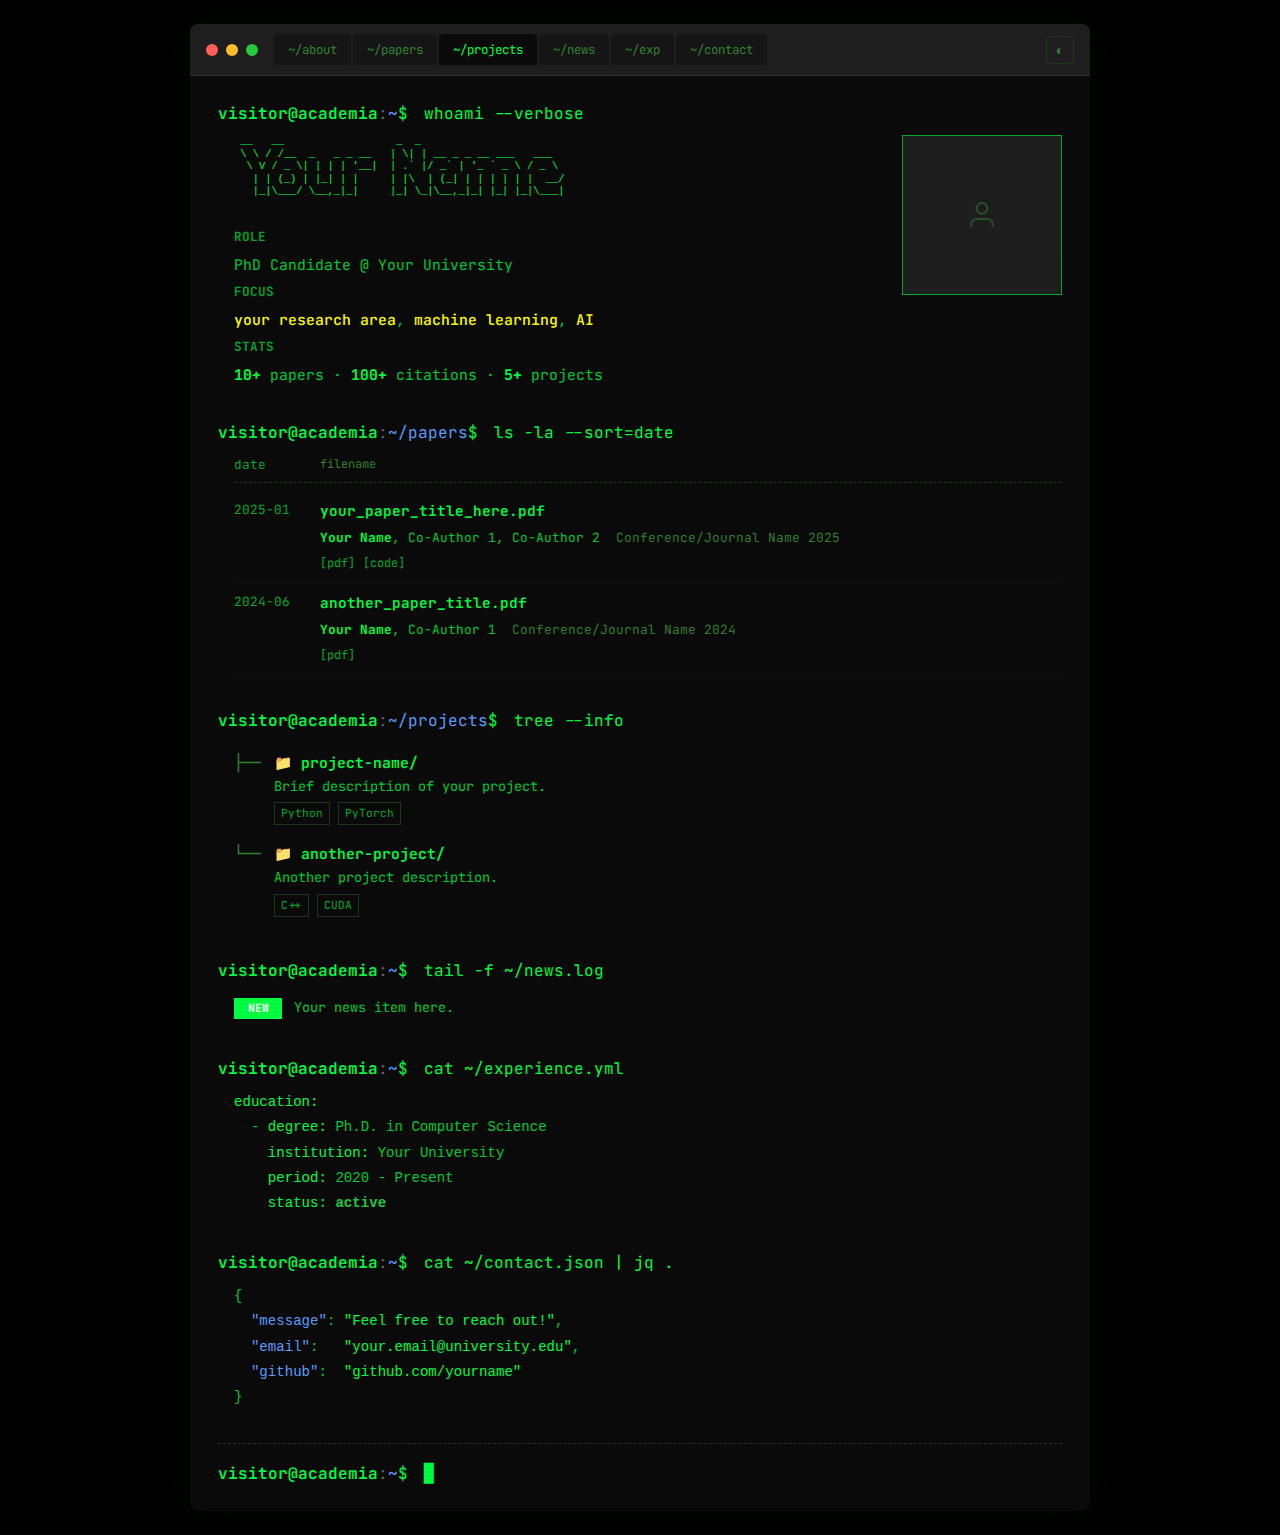
<file: themes/terminal/index.html>
<!DOCTYPE html>
<html lang="en" data-theme="dark">
<head>
    <meta charset="UTF-8">
    <meta name="viewport" content="width=device-width, initial-scale=1.0">
    <meta name="description" content="Academic homepage of [Your Name] — PhD researcher in machine learning and artificial intelligence.">
    <meta property="og:title" content="[Your Name] | Academic Homepage">
    <meta property="og:description" content="PhD researcher in machine learning and artificial intelligence.">
    <title>yourname@academia ~ %</title>
    <link rel="preconnect" href="https://fonts.googleapis.com">
    <link rel="preconnect" href="https://fonts.gstatic.com" crossorigin>
    <link href="https://fonts.googleapis.com/css2?family=JetBrains+Mono:wght@300;400;500;600;700&family=Fira+Code:wght@400;500;600&display=swap" rel="stylesheet">
    <link rel="stylesheet" href="style.css">
</head>
<body>
    <a href="#about" class="skip-link">Skip to main content</a>
    <!-- Terminal Window Chrome -->
    <div class="terminal-window">
        <div class="terminal-titlebar">
            <div class="terminal-dots">
                <span class="dot dot-red"></span>
                <span class="dot dot-yellow"></span>
                <span class="dot dot-green"></span>
            </div>
            <div class="terminal-tabs">
                <a href="#about" class="terminal-tab active" data-section="about">~/about</a>
                <a href="#publications" class="terminal-tab" data-section="publications">~/papers</a>
                <a href="#projects" class="terminal-tab" data-section="projects">~/projects</a>
                <a href="#news" class="terminal-tab" data-section="news">~/news</a>
                <a href="#experience" class="terminal-tab" data-section="experience">~/exp</a>
                <a href="#contact" class="terminal-tab" data-section="contact">~/contact</a>
            </div>
            <button type="button" class="terminal-theme-btn" id="themeToggle" aria-label="Toggle theme">
                <span class="theme-indicator"></span>
            </button>
        </div>

        <main role="main" class="terminal-body">
            <!-- Scanline overlay -->
            <div class="scanline"></div>

            <!-- About: whoami -->
            <section id="about" class="terminal-section">
                <div class="command-line">
                    <span class="prompt">visitor@academia</span><span class="prompt-sep">:</span><span class="prompt-dir">~</span><span class="prompt-char">$</span>
                    <span class="typed-cmd" data-cmd="whoami --verbose">whoami --verbose</span>
                </div>
                <div class="command-output whoami-output">
                    <div class="hero-photo">
                        <svg aria-hidden="true" viewBox="0 0 24 24" fill="none" stroke="currentColor" stroke-width="1.5">
                            <path d="M20 21v-2a4 4 0 0 0-4-4H8a4 4 0 0 0-4 4v2"/><circle cx="12" cy="7" r="4"/>
                        </svg>
                    </div>
                    <pre class="ascii-art">
 __   __                  _  _
 \ \ / /__  _   _ _ __   | \| | __ _ _ __ ___   ___
  \ V / _ \| | | | '__|  | .` |/ _` | '_ ` _ \ / _ \
   | | (_) | |_| | |     | |\  | (_| | | | | | |  __/
   |_|\___/ \__,_|_|     |_| \_|\__,_|_| |_| |_|\___|
                    </pre>
                    <div class="info-block">
                        <span class="info-key">ROLE</span>    <span class="info-val">PhD Candidate @ Your University</span>
                        <span class="info-key">FOCUS</span>   <span class="info-val"><span class="hl">your research area</span>, <span class="hl">machine learning</span>, <span class="hl">AI</span></span>
                        <span class="info-key">STATS</span>   <span class="info-val"><span class="stat-num">10+</span> papers · <span class="stat-num">100+</span> citations · <span class="stat-num">5+</span> projects</span>
                    </div>
                </div>
            </section>

            <!-- Publications: ls -la -->
            <section id="publications" class="terminal-section">
                <div class="command-line">
                    <span class="prompt">visitor@academia</span><span class="prompt-sep">:</span><span class="prompt-dir">~/papers</span><span class="prompt-char">$</span>
                    <span class="typed-cmd">ls -la --sort=date</span>
                </div>
                <div class="command-output">
                    <div class="ls-header">
                        <span class="ls-col ls-date">date</span>
                        <span class="ls-col ls-name">filename</span>
                    </div>
                    <div class="ls-row">
                        <span class="ls-col ls-date">2025-01</span>
                        <span class="ls-col ls-name">
                            <a href="#" class="file-link">your_paper_title_here.pdf</a>
                            <span class="file-meta">
                                <span class="file-authors"><strong>Your Name</strong>, Co-Author 1, Co-Author 2</span>
                                <span class="file-venue">Conference/Journal Name 2025</span>
                            </span>
                            <span class="file-actions">
                                <a href="#" class="action-link">[pdf]</a>
                                <a href="#" class="action-link">[code]</a>
                            </span>
                        </span>
                    </div>
                    <div class="ls-row">
                        <span class="ls-col ls-date">2024-06</span>
                        <span class="ls-col ls-name">
                            <a href="#" class="file-link">another_paper_title.pdf</a>
                            <span class="file-meta">
                                <span class="file-authors"><strong>Your Name</strong>, Co-Author 1</span>
                                <span class="file-venue">Conference/Journal Name 2024</span>
                            </span>
                            <span class="file-actions">
                                <a href="#" class="action-link">[pdf]</a>
                            </span>
                        </span>
                    </div>
                </div>
            </section>

            <!-- Projects: tree -->
            <section id="projects" class="terminal-section">
                <div class="command-line">
                    <span class="prompt">visitor@academia</span><span class="prompt-sep">:</span><span class="prompt-dir">~/projects</span><span class="prompt-char">$</span>
                    <span class="typed-cmd">tree --info</span>
                </div>
                <div class="command-output">
                    <div class="tree-view">
                        <div class="tree-item">
                            <span class="tree-branch">├──</span>
                            <span class="tree-folder">📁 project-name/</span>
                            <span class="tree-desc">Brief description of your project.</span>
                            <div class="tree-tags">
                                <span class="tree-tag">Python</span>
                                <span class="tree-tag">PyTorch</span>
                            </div>
                        </div>
                        <div class="tree-item">
                            <span class="tree-branch">└──</span>
                            <span class="tree-folder">📁 another-project/</span>
                            <span class="tree-desc">Another project description.</span>
                            <div class="tree-tags">
                                <span class="tree-tag">C++</span>
                                <span class="tree-tag">CUDA</span>
                            </div>
                        </div>
                    </div>
                </div>
            </section>

            <!-- News: tail -f -->
            <section id="news" class="terminal-section">
                <div class="command-line">
                    <span class="prompt">visitor@academia</span><span class="prompt-sep">:</span><span class="prompt-dir">~</span><span class="prompt-char">$</span>
                    <span class="typed-cmd">tail -f ~/news.log</span>
                </div>
                <div class="command-output">
                    <div class="log-entry">
                        <span class="log-level log-new">NEW</span>
                        <span class="log-msg">Your news item here.</span>
                    </div>
                </div>
            </section>

            <!-- Experience: cat -->
            <section id="experience" class="terminal-section">
                <div class="command-line">
                    <span class="prompt">visitor@academia</span><span class="prompt-sep">:</span><span class="prompt-dir">~</span><span class="prompt-char">$</span>
                    <span class="typed-cmd">cat ~/experience.yml</span>
                </div>
                <div class="command-output">
                    <pre class="yaml-output"><span class="yaml-key">education:</span>
  - <span class="yaml-key">degree:</span> <span class="yaml-val">Ph.D. in Computer Science</span>
    <span class="yaml-key">institution:</span> <span class="yaml-val">Your University</span>
    <span class="yaml-key">period:</span> <span class="yaml-val">2020 - Present</span>
    <span class="yaml-key">status:</span> <span class="yaml-val yaml-active">active</span></pre>
                </div>
            </section>

            <!-- Contact: echo -->
            <section id="contact" class="terminal-section">
                <div class="command-line">
                    <span class="prompt">visitor@academia</span><span class="prompt-sep">:</span><span class="prompt-dir">~</span><span class="prompt-char">$</span>
                    <span class="typed-cmd">cat ~/contact.json | jq .</span>
                </div>
                <div class="command-output">
                    <pre class="json-output">{
  <span class="json-key">"message"</span>: <span class="json-str">"Feel free to reach out!"</span>,
  <span class="json-key">"email"</span>:   <span class="json-str">"your.email@university.edu"</span>,
  <span class="json-key">"github"</span>:  <span class="json-str">"github.com/yourname"</span>
}</pre>
                </div>
            </section>

            <!-- Interactive prompt -->
            <div class="terminal-prompt-line">
                <span class="prompt">visitor@academia</span><span class="prompt-sep">:</span><span class="prompt-dir">~</span><span class="prompt-char">$</span>
                <span class="cursor">█</span>
            </div>
        </main>
    </div>

    <script src="script.js"></script>
</body>
</html>
</file>
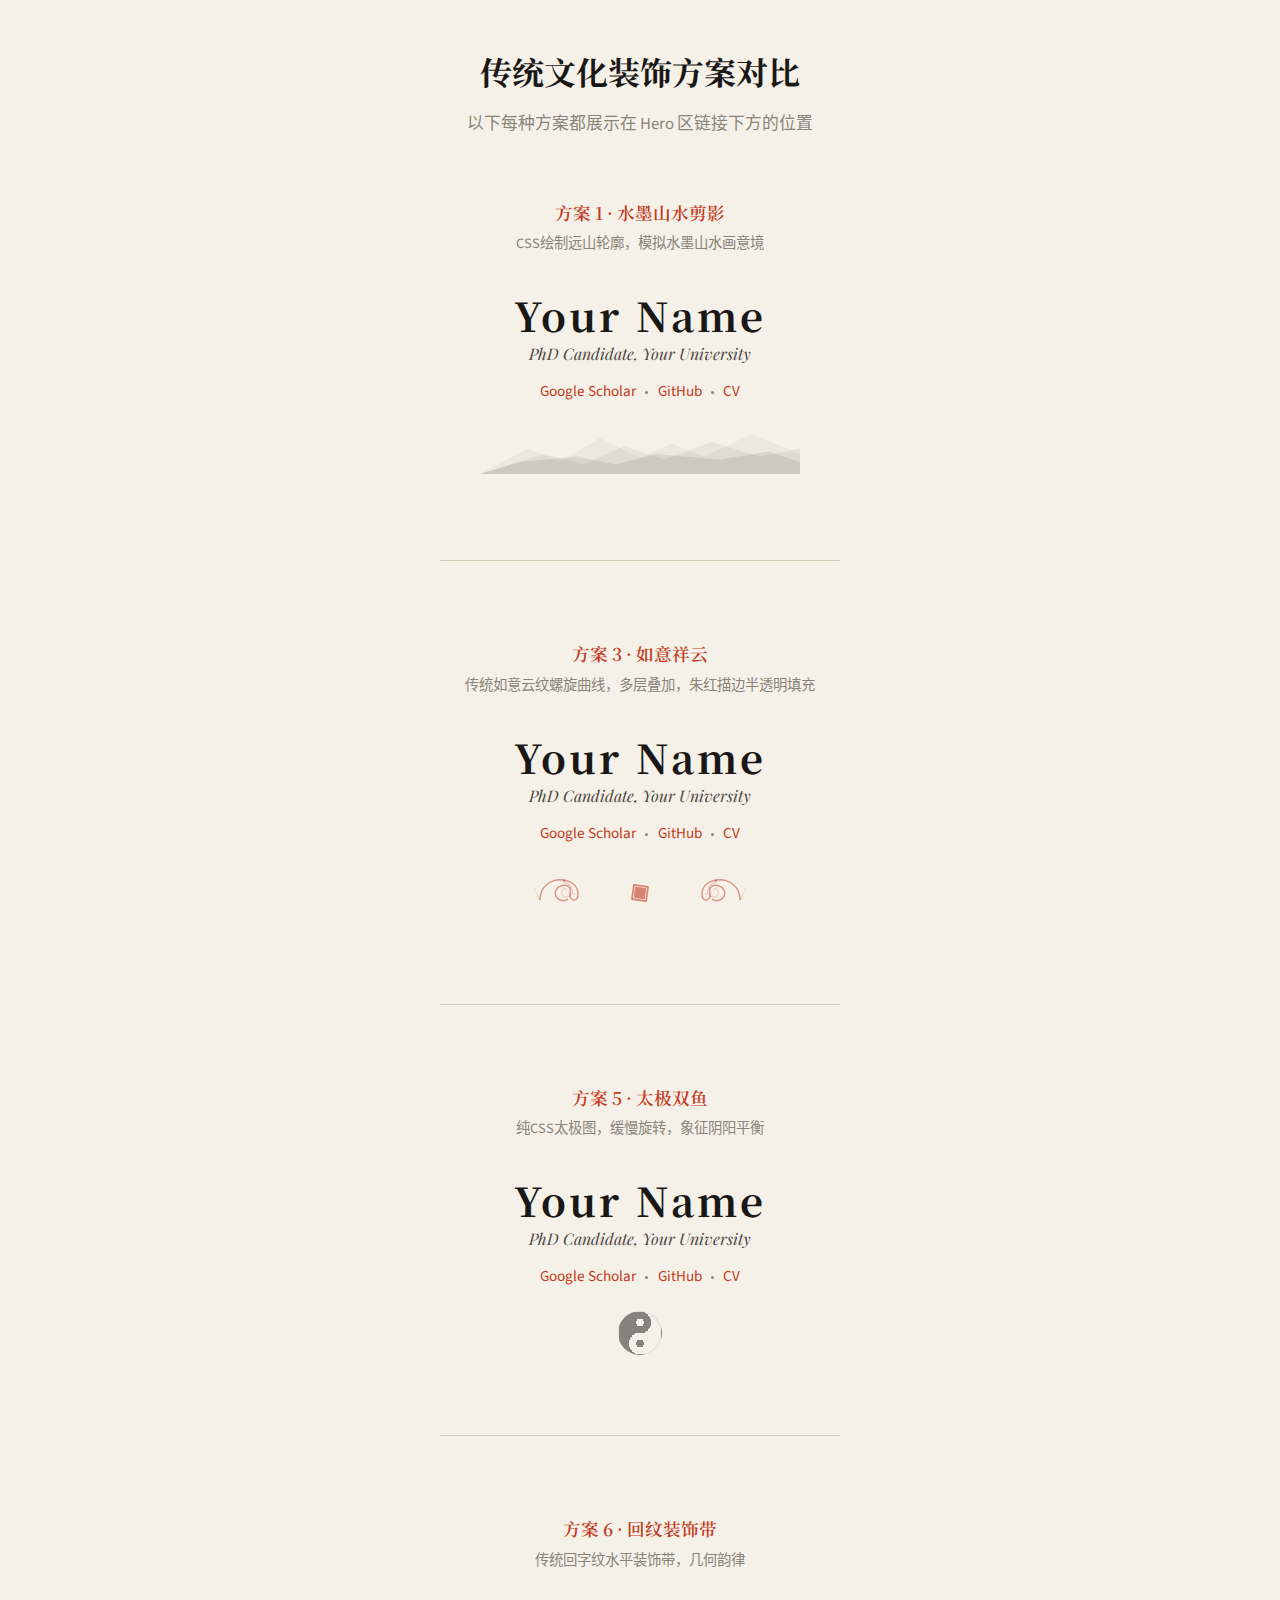
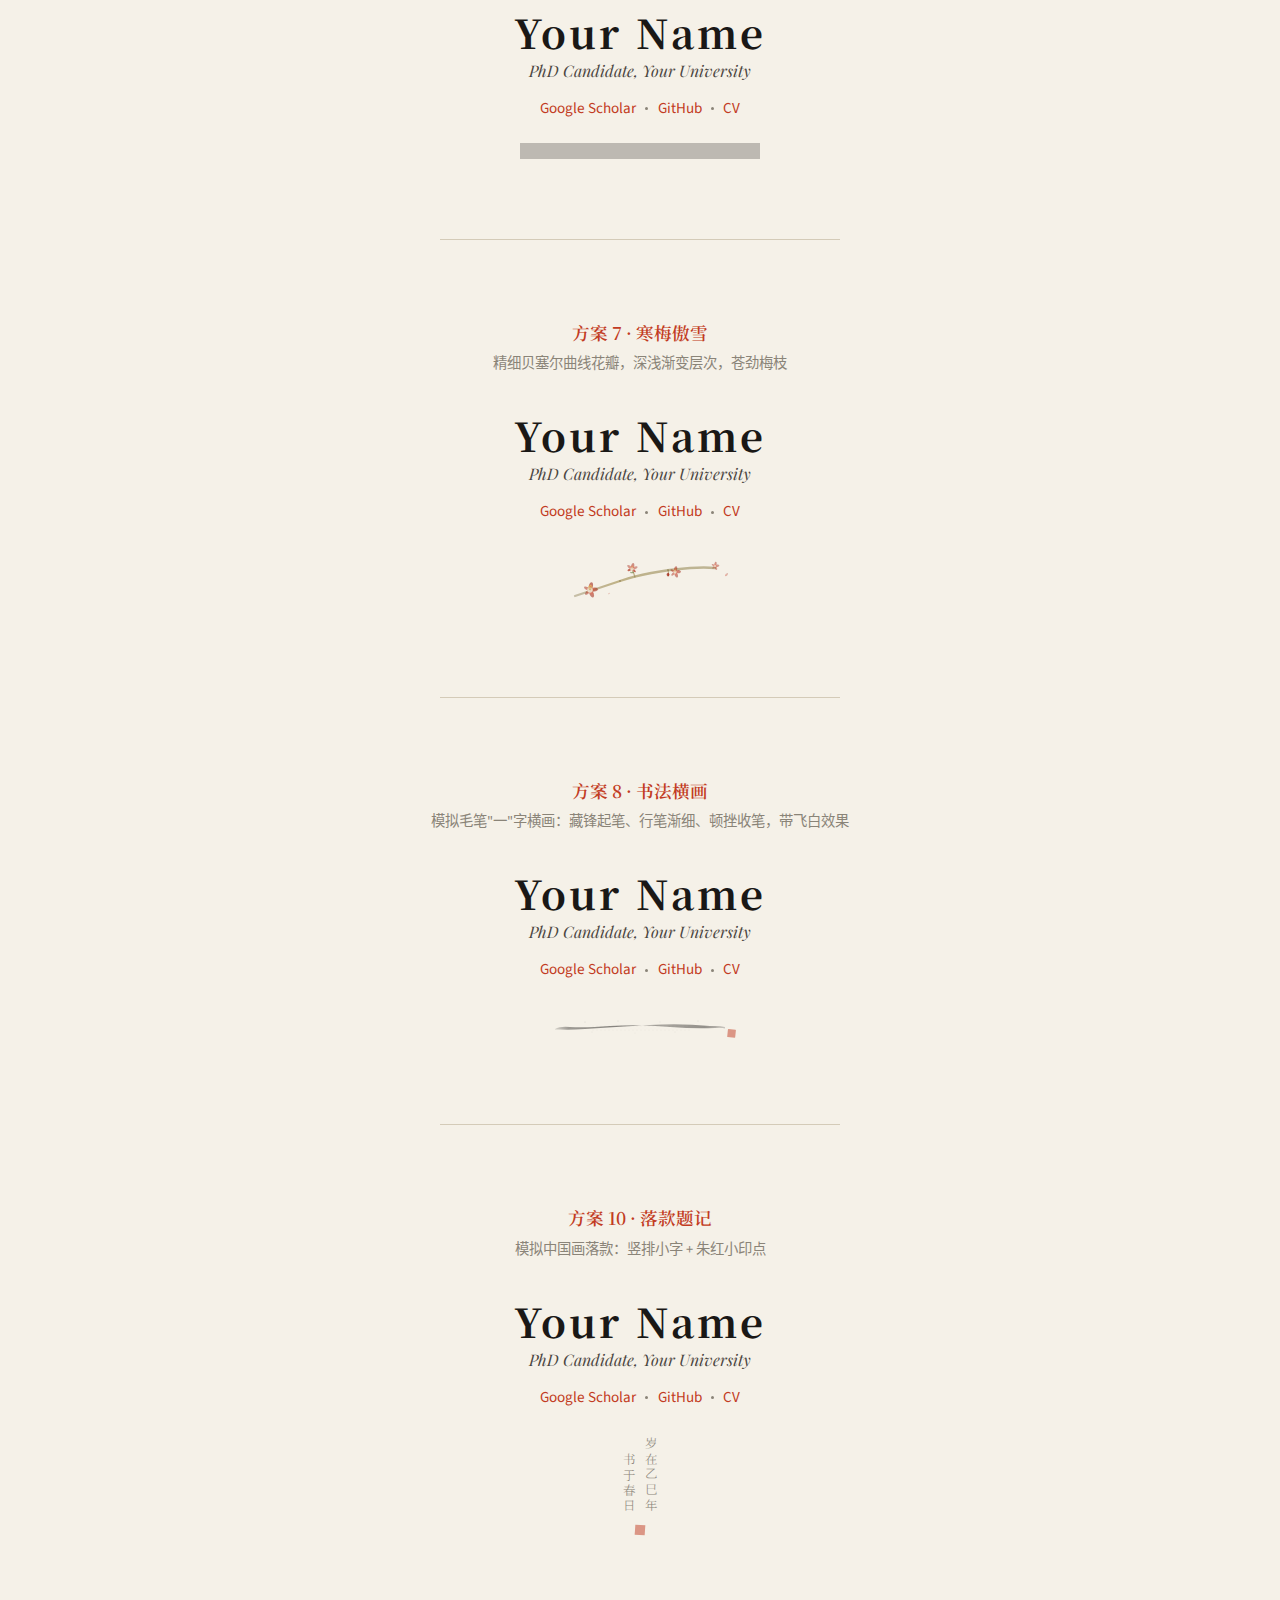
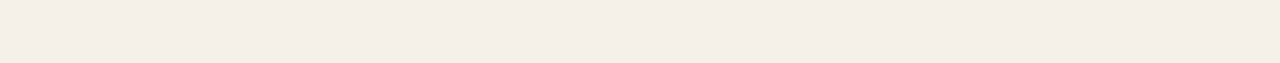
<file: themes/ink/demo-motifs.html>
<!DOCTYPE html>
<html lang="zh-CN">
<head>
    <meta charset="UTF-8">
    <meta name="viewport" content="width=device-width, initial-scale=1.0">
    <title>Ink Scholar — 传统文化装饰方案对比</title>
    <link rel="preconnect" href="https://fonts.googleapis.com">
    <link rel="preconnect" href="https://fonts.gstatic.com" crossorigin>
    <link href="https://fonts.googleapis.com/css2?family=Noto+Serif+SC:wght@300;400;600;700&family=Playfair+Display:ital,wght@0,400;0,500;0,600;1,400&family=Source+Sans+3:wght@300;400;500;600&display=swap" rel="stylesheet">
    <style>
        :root {
            --bg: #f5f1e8;
            --text: #1a1816;
            --text-secondary: #4a4540;
            --text-muted: #8a8478;
            --accent: #c23b22;
            --border: #d4cbb8;
            --font-cn: 'Noto Serif SC', Georgia, serif;
            --font-display: 'Playfair Display', Georgia, serif;
            --font-body: 'Source Sans 3', sans-serif;
        }
        * { margin: 0; padding: 0; box-sizing: border-box; }
        body {
            font-family: var(--font-body);
            background: var(--bg);
            color: var(--text);
            padding: 3rem 2rem;
        }
        h1 {
            font-family: var(--font-cn);
            text-align: center;
            font-size: 2rem;
            margin-bottom: 1rem;
        }
        .subtitle {
            text-align: center;
            color: var(--text-muted);
            margin-bottom: 4rem;
            font-size: 1.05rem;
        }
        .demo-card {
            max-width: 600px;
            margin: 0 auto 5rem;
            text-align: center;
        }
        .demo-label {
            font-family: var(--font-cn);
            font-size: 1.1rem;
            font-weight: 600;
            color: var(--accent);
            margin-bottom: 0.4rem;
        }
        .demo-desc {
            font-size: 0.9rem;
            color: var(--text-muted);
            margin-bottom: 2rem;
        }
        .demo-context {
            margin-bottom: 1.5rem;
        }
        .demo-context .name {
            font-family: var(--font-cn);
            font-size: 2.5rem;
            font-weight: 700;
            letter-spacing: 0.08em;
        }
        .demo-context .role {
            font-family: var(--font-display);
            font-style: italic;
            color: var(--text-secondary);
            font-size: 1rem;
            margin-bottom: 1rem;
        }
        .demo-context .links {
            font-size: 0.95rem;
            margin-bottom: 0.5rem;
        }
        .demo-context .links a {
            color: var(--accent);
            text-decoration: none;
            margin: 0 0.4rem;
        }
        .demo-context .links .dot {
            display: inline-block;
            width: 3px; height: 3px;
            border-radius: 50%;
            background: var(--text-muted);
            vertical-align: middle;
        }
        hr.sep {
            border: none;
            height: 1px;
            background: var(--border);
            margin: 0 auto 5rem;
            max-width: 400px;
        }
</style>
</head>
<body>

<h1>传统文化装饰方案对比</h1>
<p class="subtitle">以下每种方案都展示在 Hero 区链接下方的位置</p>

<!-- ====== 方案 1: 水墨山水剪影 ====== -->
<div class="demo-card">
    <p class="demo-label">方案 1 · 水墨山水剪影</p>
    <p class="demo-desc">CSS绘制远山轮廓，模拟水墨山水画意境</p>
    <div class="demo-context">
        <div class="name">Your Name</div>
        <div class="role">PhD Candidate, Your University</div>
        <div class="links"><a href="#">Google Scholar</a> <span class="dot"></span> <a href="#">GitHub</a> <span class="dot"></span> <a href="#">CV</a></div>
    </div>
    <div class="motif-mountains">
        <svg viewBox="0 0 400 60" width="320" height="48" fill="none" xmlns="http://www.w3.org/2000/svg">
            <path d="M0 60 L60 28 L100 45 L150 15 L200 40 L240 22 L280 38 L340 10 L400 35 L400 60Z" fill="rgba(26,24,22,0.04)"/>
            <path d="M0 60 L80 35 L130 48 L180 25 L230 42 L290 20 L350 38 L400 28 L400 60Z" fill="rgba(26,24,22,0.06)"/>
            <path d="M0 60 L50 45 L120 38 L170 48 L220 35 L300 42 L360 32 L400 45 L400 60Z" fill="rgba(26,24,22,0.09)"/>
        </svg>
    </div>
</div>

<hr class="sep">

<!-- ====== 方案 3: 祥云纹饰 ====== -->
<div class="demo-card">
    <p class="demo-label">方案 3 · 如意祥云</p>
    <p class="demo-desc">传统如意云纹螺旋曲线，多层叠加，朱红描边半透明填充</p>
    <div class="demo-context">
        <div class="name">Your Name</div>
        <div class="role">PhD Candidate, Your University</div>
        <div class="links"><a href="#">Google Scholar</a> <span class="dot"></span> <a href="#">GitHub</a> <span class="dot"></span> <a href="#">CV</a></div>
    </div>
    <div class="motif-clouds">
        <svg viewBox="0 0 240 50" width="240" height="50" fill="none" xmlns="http://www.w3.org/2000/svg">
            <defs>
                <linearGradient id="cloudGrad" x1="0%" y1="0%" x2="100%" y2="0%">
                    <stop offset="0%" style="stop-color:#c23b22;stop-opacity:0.3"/>
                    <stop offset="50%" style="stop-color:#c23b22;stop-opacity:0.5"/>
                    <stop offset="100%" style="stop-color:#c23b22;stop-opacity:0.3"/>
                </linearGradient>
            </defs>
            <!-- Left cloud: Ruyi pattern with spiral head -->
            <g stroke="#c23b22" fill="url(#cloudGrad)">
                <!-- Main outer spiral - clockwise curl at top -->
                <path d="M20 32
                         C20 18, 32 10, 44 12
                         C54 14, 58 20, 58 26
                         C58 30, 56 32, 54 32
                         C52 32, 50 30, 50 28
                         C50 24, 52 20, 48 18
                         C44 16, 38 18, 36 22
                         C34 26, 36 30, 40 32
                         C42 33, 45 33, 48 31"
                      stroke-width="1.5" fill="none" opacity="0.5"/>
                <!-- Inner spiral detail -->
                <path d="M44 14
                         C48 15, 51 18, 52 22
                         C53 26, 50 29, 46 29
                         C43 29, 41 26, 42 23
                         C43 20, 46 20, 47 22"
                      stroke-width="0.8" fill="none" opacity="0.35"/>
                <!-- Scattered tail lines -->
                <path d="M20 32 C18 28, 16 24, 14 20" stroke-width="0.6" opacity="0.25"/>
                <path d="M22 34 C20 32, 18 30, 15 28" stroke-width="0.5" opacity="0.2"/>
                <!-- Small decorative dots -->
                <circle cx="44" cy="13" r="1.2" fill="#c23b22" stroke="none" opacity="0.4"/>
                <circle cx="54" cy="26" r="0.8" fill="#c23b22" stroke="none" opacity="0.3"/>
            </g>

            <!-- Center seal -->
            <g transform="translate(120, 25)">
                <rect x="-8" y="-8" width="16" height="16" rx="1" fill="#c23b22" opacity="0.6" transform="rotate(8)"/>
                <rect x="-6" y="-6" width="12" height="12" fill="none" stroke="#f5f1e8" stroke-width="0.8" opacity="0.8" transform="rotate(8)"/>
            </g>

            <!-- Right cloud: Mirrored Ruyi pattern -->
            <g stroke="#c23b22" fill="url(#cloudGrad)" transform="translate(240, 0) scale(-1, 1)">
                <!-- Main outer spiral -->
                <path d="M20 32
                         C20 18, 32 10, 44 12
                         C54 14, 58 20, 58 26
                         C58 30, 56 32, 54 32
                         C52 32, 50 30, 50 28
                         C50 24, 52 20, 48 18
                         C44 16, 38 18, 36 22
                         C34 26, 36 30, 40 32
                         C42 33, 45 33, 48 31"
                      stroke-width="1.5" fill="none" opacity="0.5"/>
                <!-- Inner spiral detail -->
                <path d="M44 14
                         C48 15, 51 18, 52 22
                         C53 26, 50 29, 46 29
                         C43 29, 41 26, 42 23
                         C43 20, 46 20, 47 22"
                      stroke-width="0.8" fill="none" opacity="0.35"/>
                <!-- Scattered tail lines -->
                <path d="M20 32 C18 28, 16 24, 14 20" stroke-width="0.6" opacity="0.25"/>
                <path d="M22 34 C20 32, 18 30, 15 28" stroke-width="0.5" opacity="0.2"/>
                <!-- Small decorative dots -->
                <circle cx="44" cy="13" r="1.2" fill="#c23b22" stroke="none" opacity="0.4"/>
                <circle cx="54" cy="26" r="0.8" fill="#c23b22" stroke="none" opacity="0.3"/>
            </g>
        </svg>
    </div>
</div>

<hr class="sep">

<!-- ====== 方案 5: 太极双鱼 ====== -->
<div class="demo-card">
    <p class="demo-label">方案 5 · 太极双鱼</p>
    <p class="demo-desc">纯CSS太极图，缓慢旋转，象征阴阳平衡</p>
    <div class="demo-context">
        <div class="name">Your Name</div>
        <div class="role">PhD Candidate, Your University</div>
        <div class="links"><a href="#">Google Scholar</a> <span class="dot"></span> <a href="#">GitHub</a> <span class="dot"></span> <a href="#">CV</a></div>
    </div>
    <div class="motif-taiji-wrap">
        <div class="motif-taiji"></div>
    </div>
</div>
<style>
    .motif-taiji-wrap {
        display: flex; justify-content: center;
        margin-top: 1.5rem;
    }
    .motif-taiji {
        width: 44px; height: 44px;
        border-radius: 50%;
        background:
            radial-gradient(circle at 50% 25%, #f5f1e8 4px, transparent 4px),
            radial-gradient(circle at 50% 75%, #1a1816 4px, transparent 4px),
            radial-gradient(circle at 50% 25%, #1a1816 11px, transparent 11px),
            radial-gradient(circle at 50% 75%, #f5f1e8 11px, transparent 11px),
            linear-gradient(to right, #1a1816 50%, #f5f1e8 50%);
        border: 1.5px solid rgba(26,24,22,0.15);
        animation: taiji-spin 30s linear infinite;
        opacity: 0.5;
    }
    @keyframes taiji-spin {
        to { transform: rotate(360deg); }
    }
</style>

<hr class="sep">

<!-- ====== 方案 6: 回纹装饰带 ====== -->
<div class="demo-card">
    <p class="demo-label">方案 6 · 回纹装饰带</p>
    <p class="demo-desc">传统回字纹水平装饰带，几何韵律</p>
    <div class="demo-context">
        <div class="name">Your Name</div>
        <div class="role">PhD Candidate, Your University</div>
        <div class="links"><a href="#">Google Scholar</a> <span class="dot"></span> <a href="#">GitHub</a> <span class="dot"></span> <a href="#">CV</a></div>
    </div>
    <div class="motif-meander"></div>
</div>
<style>
    .motif-meander {
        margin: 1.5rem auto 0;
        width: 240px;
        height: 16px;
        opacity: 0.25;
        background:
            linear-gradient(var(--text) 0 0) 0 0 / 8px 2px,
            linear-gradient(var(--text) 0 0) 0 0 / 2px 8px,
            linear-gradient(var(--text) 0 0) 6px 6px / 2px 8px,
            linear-gradient(var(--text) 0 0) 0 14px / 8px 2px,
            linear-gradient(var(--text) 0 0) 8px 6px / 8px 2px,
            linear-gradient(var(--text) 0 0) 14px 0 / 2px 8px,
            linear-gradient(var(--text) 0 0) 8px 8px / 8px 2px,
            linear-gradient(var(--text) 0 0) 8px 8px / 2px 8px;
        background-repeat: repeat-x;
        background-size: 16px 16px;
    }
</style>

<hr class="sep">

<!-- ====== 方案 7: 梅花散点 ====== -->
<div class="demo-card">
    <p class="demo-label">方案 7 · 寒梅傲雪</p>
    <p class="demo-desc">精细贝塞尔曲线花瓣，深浅渐变层次，苍劲梅枝</p>
    <div class="demo-context">
        <div class="name">Your Name</div>
        <div class="role">PhD Candidate, Your University</div>
        <div class="links"><a href="#">Google Scholar</a> <span class="dot"></span> <a href="#">GitHub</a> <span class="dot"></span> <a href="#">CV</a></div>
    </div>
    <div class="motif-plum">
        <svg viewBox="0 0 240 65" width="240" height="65" fill="none" xmlns="http://www.w3.org/2000/svg">
            <defs>
                <!-- Realistic plum petal shape - not a perfect ellipse -->
                <!-- Using path to create organic petal with slightly irregular edges -->
                <path id="petal-main" d="M0 0
                         C-1.5 -2, -2 -4, 0 -7
                         C2 -9, 3.5 -7, 3 -4
                         C2.8 -2, 1.5 0, 0 0Z"/>
                <path id="petal-side" d="M0 0
                         C-1 -1.8, -1.5 -3.5, 0 -6
                         C1.5 -7.5, 2.5 -5.5, 2 -3
                         C1.8 -1.2, 1 0, 0 0Z"/>

                <!-- Petal gradient for depth -->
                <radialGradient id="petalGrad" cx="40%" cy="70%">
                    <stop offset="0%" style="stop-color:#d63828;stop-opacity:0.85"/>
                    <stop offset="60%" style="stop-color:#c23b22;stop-opacity:0.75"/>
                    <stop offset="100%" style="stop-color:#a02818;stop-opacity:0.65"/>
                </radialGradient>

                <!-- Branch texture -->
                <linearGradient id="branchGrad" x1="0%" y1="0%" x2="0%" y2="100%">
                    <stop offset="0%" style="stop-color:#6b5a14;stop-opacity:0.4"/>
                    <stop offset="50%" style="stop-color:#8b7324;stop-opacity:0.5"/>
                    <stop offset="100%" style="stop-color:#5b4a10;stop-opacity:0.3"/>
                </linearGradient>
            </defs>

            <!-- === Main trunk (shorter) === -->
            <path d="M55 50
                     C70 45, 85 40, 100 35
                     C120 28, 145 24, 170 22
                     Q185 21, 195 22"
                  stroke="url(#branchGrad)" stroke-width="2.3" fill="none"
                  stroke-linecap="round"/>

            <!-- Sub-branch: upward spur -->
            <path d="M115 31 Q114 27, 112 24"
                  stroke="url(#branchGrad)" stroke-width="1.3" fill="none"
                  stroke-linecap="round"/>

            <!-- Sub-branch: short downward -->
            <path d="M148 24 Q149 27, 148 29"
                  stroke="url(#branchGrad)" stroke-width="1.1" fill="none"
                  stroke-linecap="round"/>

            <!-- Branch knots -->
            <circle cx="100" cy="35" r="1.1" fill="#4a3a0a" opacity="0.25"/>
            <circle cx="148" cy="24" r="0.9" fill="#4a3a0a" opacity="0.2"/>

            <!-- === Flower 1: Large full bloom (main focus) === -->
            <g transform="translate(70, 44)">
                <!-- Petal layer 1: darker, bottom -->
                <use href="#petal-side" fill="url(#petalGrad)" opacity="0.75" transform="rotate(-72)"/>
                <use href="#petal-side" fill="url(#petalGrad)" opacity="0.75" transform="rotate(216)"/>

                <!-- Petal layer 2: main petals -->
                <use href="#petal-main" fill="url(#petalGrad)" opacity="0.9" transform="rotate(0)"/>
                <use href="#petal-main" fill="url(#petalGrad)" opacity="0.85" transform="rotate(72)"/>
                <use href="#petal-main" fill="url(#petalGrad)" opacity="0.85" transform="rotate(144)"/>

                <!-- Center highlight -->
                <circle cx="0" cy="0" r="2.8" fill="#f0e6d2" opacity="0.92"/>
                <circle cx="0" cy="0" r="1.8" fill="#e8dcc8" opacity="0.7"/>

                <!-- Stamens: curved natural lines -->
                <g stroke="#c9a84a" stroke-width="0.35" fill="none">
                    <path d="M0 0 Q0.5 -2, 0.8 -4.5" opacity="0.8"/>
                    <path d="M0 0 Q-0.3 -1.8, -0.5 -4" opacity="0.75"/>
                    <path d="M0 0 Q1.2 -1.5, 1.8 -3.8" opacity="0.7"/>
                    <path d="M0 0 Q-1 -1.2, -1.5 -3.2" opacity="0.7"/>
                    <path d="M0 0 Q0 -1.5, 0 -3.5" opacity="0.65"/>
                    <path d="M0 0 Q1.5 -0.8, 2.2 -2.5" opacity="0.6"/>
                    <path d="M0 0 Q-1.3 -0.7, -1.8 -2.2" opacity="0.65"/>
                </g>

                <!-- Anthers: golden pollen dots at stamen tips -->
                <g fill="#f0c860">
                    <circle cx="0.8" cy="-4.5" r="0.65" opacity="0.85"/>
                    <circle cx="-0.5" cy="-4" r="0.6" opacity="0.8"/>
                    <circle cx="1.8" cy="-3.8" r="0.55" opacity="0.75"/>
                    <circle cx="-1.5" cy="-3.2" r="0.5" opacity="0.75"/>
                    <circle cx="0" cy="-3.5" r="0.5" opacity="0.7"/>
                    <circle cx="2.2" cy="-2.5" r="0.45" opacity="0.7"/>
                    <circle cx="-1.8" cy="-2.2" r="0.42" opacity="0.65"/>
                </g>

                <!-- Petal vein hints (subtle) -->
                <g stroke="#a02818" stroke-width="0.25" opacity="0.15">
                    <path d="M0 0 L0 -5" transform="rotate(0)"/>
                    <path d="M0 0 L0 -4.5" transform="rotate(72)"/>
                    <path d="M0 0 L0 -4.5" transform="rotate(144)"/>
                </g>
            </g>

            <!-- === Flower 2: Partial bloom bud === -->
            <g transform="translate(112, 23) scale(0.9)">
                <!-- Outer petals slightly open -->
                <use href="#petal-side" fill="url(#petalGrad)" opacity="0.65" transform="rotate(-60)"/>
                <use href="#petal-side" fill="url(#petalGrad)" opacity="0.65" transform="rotate(60)"/>

                <!-- Inner petals tighter -->
                <use href="#petal-main" fill="url(#petalGrad)" opacity="0.75" transform="rotate(0) scale(0.85)"/>
                <use href="#petal-side" fill="#b02d18" opacity="0.7" transform="rotate(120) scale(0.8)"/>
                <use href="#petal-side" fill="#b02d18" opacity="0.7" transform="rotate(-120) scale(0.8)"/>

                <!-- Center -->
                <circle cx="0" cy="0" r="2" fill="#f0e6d2" opacity="0.9"/>

                <!-- Few stamens emerging -->
                <g stroke="#c9a84a" stroke-width="0.3">
                    <path d="M0 0 L0 -3" opacity="0.7"/>
                    <path d="M0 0 L1 -2.5" opacity="0.65"/>
                </g>
                <circle cx="0" cy="-3" r="0.45" fill="#f0c860" opacity="0.75"/>
                <circle cx="1" cy="-2.5" r="0.4" fill="#f0c860" opacity="0.7"/>

                <!-- Calyx at base -->
                <path d="M-2 3 Q0 4 2 3 L1.8 4.5 Q0 5 -1.8 4.5Z" fill="#3a5c13" opacity="0.5"/>
            </g>

            <!-- === Flower 3: Medium bloom === -->
            <g transform="translate(155, 26) scale(0.75)">
                <use href="#petal-side" fill="url(#petalGrad)" opacity="0.75" transform="rotate(-72)"/>
                <use href="#petal-main" fill="url(#petalGrad)" opacity="0.85" transform="rotate(0)"/>
                <use href="#petal-main" fill="url(#petalGrad)" opacity="0.8" transform="rotate(72)"/>
                <use href="#petal-main" fill="url(#petalGrad)" opacity="0.75" transform="rotate(144)"/>
                <use href="#petal-side" fill="url(#petalGrad)" opacity="0.7" transform="rotate(216)"/>

                <circle cx="0" cy="0" r="2.2" fill="#f0e6d2" opacity="0.9"/>

                <g stroke="#c9a84a" stroke-width="0.3">
                    <path d="M0 0 Q0.3 -2, 0.5 -3.8" opacity="0.7"/>
                    <path d="M0 0 Q-0.2 -1.5, -0.4 -3" opacity="0.65"/>
                    <path d="M0 0 Q1 -1.2, 1.4 -3" opacity="0.65"/>
                    <path d="M0 0 Q-0.8 -1, -1.2 -2.5" opacity="0.6"/>
                </g>
                <g fill="#f0c860">
                    <circle cx="0.5" cy="-3.8" r="0.5" opacity="0.75"/>
                    <circle cx="-0.4" cy="-3" r="0.45" opacity="0.7"/>
                    <circle cx="1.4" cy="-3" r="0.42" opacity="0.7"/>
                    <circle cx="-1.2" cy="-2.5" r="0.38" opacity="0.65"/>
                </g>
            </g>

            <!-- === Flower 4: Small distant bloom === -->
            <g transform="translate(195, 20) scale(0.55)">
                <use href="#petal-side" fill="url(#petalGrad)" opacity="0.6" transform="rotate(-72)"/>
                <use href="#petal-main" fill="url(#petalGrad)" opacity="0.7" transform="rotate(0)"/>
                <use href="#petal-main" fill="url(#petalGrad)" opacity="0.65" transform="rotate(72)"/>
                <use href="#petal-main" fill="url(#petalGrad)" opacity="0.6" transform="rotate(144)"/>
                <use href="#petal-side" fill="url(#petalGrad)" opacity="0.55" transform="rotate(216)"/>
                <circle cx="0" cy="0" r="1.8" fill="#f0e6d2" opacity="0.85"/>
            </g>

            <!-- === Tiny closed bud === -->
            <g transform="translate(148, 29) scale(0.45)">
                <ellipse cx="0" cy="-1" rx="3" ry="4" fill="#a02818" opacity="0.65"/>
                <ellipse cx="0.8" cy="-0.5" rx="2" ry="3.5" fill="#b02d18" opacity="0.7"/>
                <path d="M-1.5 3 Q0 3.5 1.5 3 L1.2 4 Q0 4.2 -1.2 4Z" fill="#3a5c13" opacity="0.4"/>
            </g>

            <!-- === Falling petal === -->
            <g transform="translate(205, 30) rotate(35) scale(0.5)">
                <use href="#petal-main" fill="url(#petalGrad)" opacity="0.45"/>
            </g>

            <!-- === Second falling petal === -->
            <g transform="translate(88, 48) rotate(55) scale(0.35)">
                <use href="#petal-side" fill="url(#petalGrad)" opacity="0.35"/>
            </g>
        </svg>
    </div>
</div>

<hr class="sep">

<!-- ====== 方案 8: 书法笔触 ====== -->
<div class="demo-card">
    <p class="demo-label">方案 8 · 书法横画</p>
    <p class="demo-desc">模拟毛笔"一"字横画：藏锋起笔、行笔渐细、顿挫收笔，带飞白效果</p>
    <div class="demo-context">
        <div class="name">Your Name</div>
        <div class="role">PhD Candidate, Your University</div>
        <div class="links"><a href="#">Google Scholar</a> <span class="dot"></span> <a href="#">GitHub</a> <span class="dot"></span> <a href="#">CV</a></div>
    </div>
    <div class="motif-brush">
        <svg viewBox="0 0 200 35" width="200" height="35" fill="none" xmlns="http://www.w3.org/2000/svg">
            <defs>
                <!-- Feibai (dry brush) pattern -->
                <pattern id="feibai" x="0" y="0" width="4" height="4" patternUnits="userSpaceOnUse">
                    <rect width="4" height="4" fill="transparent"/>
                    <circle cx="1" cy="1" r="0.5" fill="rgba(26,24,22,0.1)"/>
                    <circle cx="3" cy="3" r="0.3" fill="rgba(26,24,22,0.08)"/>
                </pattern>
                <!-- Gradient for ink density -->
                <linearGradient id="inkGrad" x1="0%" y1="0%" x2="100%" y2="0%">
                    <stop offset="0%" style="stop-color:#1a1816;stop-opacity:0.15"/>
                    <stop offset="8%" style="stop-color:#1a1816;stop-opacity:0.4"/>
                    <stop offset="35%" style="stop-color:#1a1816;stop-opacity:0.5"/>
                    <stop offset="65%" style="stop-color:#1a1816;stop-opacity:0.35"/>
                    <stop offset="88%" style="stop-color:#1a1816;stop-opacity:0.45"/>
                    <stop offset="100%" style="stop-color:#1a1816;stop-opacity:0.2"/>
                </linearGradient>
            </defs>

            <!-- Main brush stroke - simulating "一" horizontal -->
            <!-- Shape: rounded start (cangfeng), slightly thinner middle, small lift at end (duncuo) -->
            <path d="M15 20
                     Q20 17, 30 18
                     Q45 19, 70 17
                     Q100 15, 130 18
                     Q155 20, 175 19
                     Q182 18.5, 185 19.5
                     L185 18
                     Q180 16.5, 170 17
                     Q140 14, 110 16
                     Q75 18, 45 20
                     Q30 21, 20 20.5
                     Q17 20.3, 15 20.5
                     Z"
                  fill="url(#inkGrad)"/>

            <!-- Feibai texture overlay on middle section -->
            <rect x="50" y="14" width="100" height="8" fill="url(#feibai)" opacity="0.6"/>

            <!-- Ink splatter dots (natural brush marks) -->
            <g fill="#1a1816" opacity="0.12">
                <circle cx="45" cy="13" r="0.6"/>
                <circle cx="52" cy="23" r="0.4"/>
                <circle cx="78" cy="12" r="0.5"/>
                <circle cx="95" cy="24" r="0.35"/>
                <circle cx="120" cy="13" r="0.45"/>
                <circle cx="135" cy="23" r="0.4"/>
                <circle cx="158" cy="12" r="0.5"/>
            </g>

            <!-- Accent seal small -->
            <g transform="translate(188, 20)">
                <rect x="0" y="0" width="8" height="8" rx="0.5" fill="#c23b22" opacity="0.5" transform="rotate(6)"/>
            </g>
        </svg>
    </div>
</div>
<style>
    .motif-brush {
        margin: 1.8rem auto 0;
        display: flex;
        justify-content: center;
    }
    .motif-brush svg {
        max-width: 100%;
    }
</style>

<hr class="sep">

<!-- ====== 方案 10: 落款题记 ====== -->
<div class="demo-card">
    <p class="demo-label">方案 10 · 落款题记</p>
    <p class="demo-desc">模拟中国画落款：竖排小字 + 朱红小印点</p>
    <div class="demo-context">
        <div class="name">Your Name</div>
        <div class="role">PhD Candidate, Your University</div>
        <div class="links"><a href="#">Google Scholar</a> <span class="dot"></span> <a href="#">GitHub</a> <span class="dot"></span> <a href="#">CV</a></div>
    </div>
    <div class="motif-colophon">
        <span class="colophon-text">岁在乙巳年<br>书于春日</span>
        <span class="colophon-dot"></span>
    </div>
</div>
<style>
    .motif-colophon {
        display: flex;
        flex-direction: column;
        align-items: center;
        margin-top: 1.8rem;
        gap: 0.6rem;
    }
    .colophon-text {
        font-family: var(--font-cn);
        font-size: 0.78rem;
        font-weight: 300;
        color: var(--text-muted);
        writing-mode: vertical-rl;
        letter-spacing: 0.3em;
        line-height: 1.8;
        text-align: right;
    }
    .colophon-dot {
        width: 10px;
        height: 10px;
        background: var(--accent);
        opacity: 0.5;
        transform: rotate(4deg);
    }
</style>

</body>
</html>
</file>
<file: themes/academic/style.css>
/* ========================================
   Style 2: Minimalist Academic
   Clean, typography-focused, scholarly
   ======================================== */

:root {
    /* Light Theme (Default for Academic) */
    --bg-primary: #ffffff;
    --bg-secondary: #f9fafb;
    --bg-tertiary: #f3f4f6;
    --bg-card: #ffffff;

    --text-primary: #111827;
    --text-secondary: #374151;
    --text-muted: #6b7280;

    --accent-primary: #2563eb;
    --accent-secondary: #1d4ed8;
    --accent-gradient: linear-gradient(135deg, #2563eb 0%, #1d4ed8 100%);

    --border-color: #e5e7eb;
    --border-hover: #d1d5db;

    --shadow-sm: 0 1px 2px rgba(0, 0, 0, 0.05);
    --shadow-md: 0 2px 4px rgba(0, 0, 0, 0.06);
    --shadow-lg: 0 4px 8px rgba(0, 0, 0, 0.08);
    --shadow-glow: none;

    /* Typography - Clean Academic */
    --font-display: 'Source Sans 3', 'Helvetica Neue', sans-serif;
    --font-body: 'Source Sans 3', 'Helvetica Neue', sans-serif;
    --font-mono: 'IBM Plex Mono', monospace;

    /* Compact Spacing */
    --space-xs: 0.125rem;
    --space-sm: 0.25rem;
    --space-md: 0.5rem;
    --space-lg: 0.75rem;
    --space-xl: 1rem;
    --space-2xl: 1.5rem;
    --space-3xl: 2rem;

    --transition-fast: 150ms ease;
    --transition-base: 250ms ease;

    --radius-sm: 2px;
    --radius-md: 4px;
    --radius-lg: 6px;
    --radius-xl: 8px;

    /* Sidebar width */
    --sidebar-width: 280px;
}

/* Dark Theme */
[data-theme="dark"] {
    --bg-primary: #1a1a1a;
    --bg-secondary: #242424;
    --bg-tertiary: #2a2a2a;
    --bg-card: #222222;

    --text-primary: #f5f5f5;
    --text-secondary: #b0b0b0;
    --text-muted: #707070;

    --border-color: #333333;
    --border-hover: #444444;
}

/* ========================================
   Reset & Base
   ======================================== */

*, *::before, *::after {
    box-sizing: border-box;
    margin: 0;
    padding: 0;
}

html {
    scroll-behavior: smooth;
    scroll-padding-top: 80px;
}

body {
    font-family: var(--font-body);
    background-color: var(--bg-primary);
    color: var(--text-primary);
    line-height: 1.6;
    font-size: 15px;
    transition: background-color var(--transition-base), color var(--transition-base);
}

a {
    color: var(--accent-primary);
    text-decoration: none;
    transition: color var(--transition-fast);
}

a:hover {
    text-decoration: underline;
}

/* ========================================
   Navigation - Simple Top Bar
   ======================================== */

.navbar {
    position: fixed;
    top: 0;
    left: 0;
    right: 0;
    z-index: 1000;
    background: var(--bg-primary);
    border-bottom: 1px solid var(--border-color);
    transition: all var(--transition-base);
}

.nav-container {
    display: flex;
    align-items: center;
    justify-content: space-between;
    padding: var(--space-md) var(--space-xl);
    max-width: 1000px;
    margin: 0 auto;
}

.nav-logo {
    font-family: var(--font-display);
    font-size: 1rem;
    font-weight: 600;
    color: var(--text-primary);
    text-decoration: none;
}

.nav-logo:hover {
    text-decoration: none;
}

.logo-bracket, .logo-text {
    color: var(--text-primary);
    -webkit-text-fill-color: var(--text-primary);
    background: none;
}

.nav-links {
    display: flex;
    gap: 2.5rem;
}

.nav-links a {
    font-size: 0.9rem;
    color: var(--text-secondary);
    text-decoration: none;
}

.nav-links a:hover {
    color: var(--text-primary);
    text-decoration: none;
}

.nav-controls {
    display: flex;
    align-items: center;
    border: 1px solid var(--border-color);
    border-radius: var(--radius-md);
    padding: 2px;
}

.nav-btn {
    display: flex;
    align-items: center;
    gap: 4px;
    padding: 4px 10px;
    font-size: 0.8rem;
    font-weight: 500;
    color: var(--text-secondary);
    background: transparent;
    border: none;
    border-radius: var(--radius-sm);
    cursor: pointer;
    transition: all var(--transition-fast);
}

.nav-btn:hover {
    color: var(--accent-primary);
    background: var(--bg-tertiary);
}

.nav-btn-icon {
    width: 14px;
    height: 14px;
    flex-shrink: 0;
}

.nav-btn-label {
    white-space: nowrap;
}

.nav-divider {
    width: 1px;
    height: 16px;
    background: var(--border-color);
    margin: 0 2px;
}

.sun-icon { display: block; }
.moon-icon { display: none; }

[data-theme="dark"] .sun-icon { display: none; }
[data-theme="dark"] .moon-icon { display: block; }

[data-theme="dark"] .theme-label::after { content: "Light"; }
[data-theme="light"] .theme-label::after { content: "Dark"; }

.theme-label {
    font-size: 0;
}

.theme-label::after {
    font-size: 0.8rem;
}

/* ========================================
   Hero - Compact Sidebar Layout
   ======================================== */

.hero {
    min-height: auto;
    display: flex;
    align-items: flex-start;
    padding: 110px var(--space-xl) var(--space-2xl);
}

.hero-bg {
    display: none;
}

.hero-content {
    max-width: 1000px;
    margin: 0 auto;
    display: grid;
    grid-template-columns: var(--sidebar-width) 1fr;
    gap: var(--space-2xl);
    align-items: center;
    width: 100%;
}

.hero-greeting {
    display: none;
}

.hero-name {
    font-family: var(--font-display);
    font-size: 1.5rem;
    font-weight: 600;
    line-height: 1.3;
    margin-bottom: var(--space-sm);
    color: var(--text-primary);
}

.hero-title {
    font-size: 0.9rem;
    color: var(--text-secondary);
    margin-bottom: var(--space-lg);
    font-style: normal;
    line-height: 1.5;
}

.hero-description {
    font-size: 0.9rem;
    color: var(--text-secondary);
    line-height: 1.7;
    margin-bottom: var(--space-xl);
}

.highlight {
    color: var(--accent-primary);
    font-weight: 500;
}

.hero-stats {
    display: flex;
    gap: var(--space-xl);
    margin-bottom: var(--space-xl);
    padding: var(--space-lg) 0;
    border-top: 1px solid var(--border-color);
    border-bottom: 1px solid var(--border-color);
}

.stat-number {
    font-family: var(--font-display);
    font-size: 1.25rem;
    font-weight: 600;
    color: var(--text-primary);
}

.stat-label {
    font-size: 0.7rem;
    color: var(--text-muted);
    text-transform: uppercase;
    letter-spacing: 0.05em;
}

.hero-cta {
    display: flex;
    gap: var(--space-md);
}

.btn {
    padding: var(--space-sm) var(--space-lg);
    font-size: 0.85rem;
    border-radius: var(--radius-sm);
    transition: all var(--transition-fast);
    cursor: pointer;
}

.btn-primary {
    background: var(--accent-primary);
    color: white;
    border: none;
}

.btn-primary:hover {
    background: var(--accent-secondary);
}

.btn-secondary {
    background: transparent;
    color: var(--text-primary);
    border: 1px solid var(--border-color);
}

.btn-secondary:hover {
    border-color: var(--text-primary);
}

.hero-image {
    order: -1;
}

.image-frame {
    width: 200px;
    height: 200px;
    border-radius: 50%;
    overflow: hidden;
    border: 2px solid var(--border-color);
    padding: 0;
    background: none;
    box-shadow: none;
}

.image-placeholder {
    width: 100%;
    height: 100%;
    background: var(--bg-tertiary);
    display: flex;
    align-items: center;
    justify-content: center;
    border-radius: 50%;
}

.image-placeholder svg {
    width: 50px;
    height: 50px;
    color: var(--text-muted);
}

/* ========================================
   Sections Base
   ======================================== */

.section {
    padding: var(--space-2xl) var(--space-xl);
}

.section-alt {
    background: var(--bg-secondary);
}

.section-container {
    max-width: 1000px;
    margin: 0 auto;
}

.section-title {
    font-family: var(--font-display);
    font-size: 1.25rem;
    font-weight: 600;
    margin-bottom: var(--space-xl);
    color: var(--text-primary);
    display: flex;
    align-items: center;
    gap: var(--space-sm);
    border-bottom: 2px solid var(--accent-primary);
    padding-bottom: var(--space-md);
}

.title-icon {
    color: var(--accent-primary);
    font-weight: 400;
}

/* ========================================
   Publications - Compact List
   ======================================== */

.publications-filter {
    display: flex;
    gap: var(--space-sm);
    margin-bottom: var(--space-lg);
}

.filter-btn {
    padding: 2px var(--space-md);
    font-size: 0.8rem;
    color: var(--text-secondary);
    background: transparent;
    border: 1px solid var(--border-color);
    border-radius: var(--radius-sm);
    cursor: pointer;
    transition: all var(--transition-fast);
}

.filter-btn:hover {
    border-color: var(--accent-primary);
    color: var(--accent-primary);
}

.filter-btn.active {
    background: var(--accent-primary);
    color: white;
    border-color: var(--accent-primary);
}

.publications-list {
    display: flex;
    flex-direction: column;
    gap: var(--space-lg);
}

.pub-card {
    display: grid;
    grid-template-columns: 50px 1fr;
    gap: var(--space-lg);
    padding-bottom: var(--space-lg);
    border-bottom: 1px solid var(--border-color);
}

.pub-card:last-child {
    border-bottom: none;
}

.pub-card:hover {
    transform: none;
    box-shadow: none;
}

.pub-year {
    font-family: var(--font-mono);
    font-size: 0.8rem;
    color: var(--text-muted);
}

.pub-header {
    display: flex;
    justify-content: space-between;
    align-items: flex-start;
    gap: var(--space-md);
    margin-bottom: 2px;
}

.pub-title {
    font-family: var(--font-display);
    font-size: 0.95rem;
    font-weight: 600;
    line-height: 1.4;
    color: var(--text-primary);
    flex: 1;
    min-width: 0;
}

.pub-authors {
    font-size: 0.85rem;
    color: var(--text-secondary);
    margin-bottom: 2px;
}

.pub-venue {
    font-size: 0.8rem;
    color: var(--text-muted);
    font-style: italic;
    margin-bottom: var(--space-sm);
}

.pub-links {
    display: flex;
    gap: var(--space-sm);
    flex-shrink: 0;
    white-space: nowrap;
}

.pub-link {
    font-size: 0.75rem;
    padding: 1px var(--space-sm);
    color: var(--accent-primary);
    border: 1px solid var(--accent-primary);
    border-radius: var(--radius-sm);
    transition: all var(--transition-fast);
}

.pub-link:hover {
    background: var(--accent-primary);
    color: white;
    text-decoration: none;
}

/* ========================================
   Projects - Compact Cards
   ======================================== */

.projects-grid {
    display: grid;
    grid-template-columns: repeat(auto-fit, minmax(260px, 1fr));
    gap: var(--space-lg);
}

.project-card {
    padding: var(--space-lg);
    background: var(--bg-card);
    border: 1px solid var(--border-color);
    border-radius: var(--radius-md);
    transition: border-color var(--transition-fast);
    cursor: pointer;
}

.project-card:hover {
    border-color: var(--accent-primary);
}

.project-icon {
    width: 32px;
    height: 32px;
    margin-bottom: var(--space-md);
    color: var(--accent-primary);
}

.project-icon svg {
    width: 100%;
    height: 100%;
}

.project-title {
    font-family: var(--font-display);
    font-size: 0.95rem;
    font-weight: 600;
    margin-bottom: var(--space-sm);
}

.project-desc {
    font-size: 0.85rem;
    color: var(--text-secondary);
    line-height: 1.5;
    margin-bottom: var(--space-md);
}

.project-tags {
    display: flex;
    flex-wrap: wrap;
    gap: 4px;
    margin-bottom: var(--space-md);
}

.tag {
    font-family: var(--font-mono);
    font-size: 0.65rem;
    padding: 1px var(--space-sm);
    background: var(--bg-tertiary);
    border-radius: var(--radius-sm);
    color: var(--text-muted);
}

.project-links {
    display: flex;
    gap: var(--space-md);
}

.project-link {
    display: flex;
    align-items: center;
    gap: 4px;
    font-size: 0.8rem;
    color: var(--accent-primary);
}

.project-link:hover {
    text-decoration: underline;
}

.project-link svg {
    width: 14px;
    height: 14px;
}

/* ========================================
   News - Compact Timeline
   ======================================== */

.news-timeline {
    display: flex;
    flex-direction: column;
    gap: var(--space-md);
}

.news-item {
    display: grid;
    grid-template-columns: 70px 1fr;
    gap: var(--space-md);
    padding: var(--space-md) 0;
    border-bottom: 1px solid var(--border-color);
}

.news-item:last-child {
    border-bottom: none;
}

.news-date {
    font-family: var(--font-mono);
    font-size: 0.75rem;
    color: var(--text-muted);
}

.news-content {
    display: flex;
    flex-direction: row;
    align-items: baseline;
    gap: var(--space-sm);
    flex-wrap: wrap;
}

.news-badge {
    display: inline-block;
    font-size: 0.6rem;
    padding: 1px 6px;
    border-radius: var(--radius-sm);
    background: var(--accent-primary);
    color: white;
    text-transform: uppercase;
    letter-spacing: 0.05em;
    flex-shrink: 0;
    min-width: 45px;
    text-align: center;
}

.news-text {
    color: var(--text-secondary);
    line-height: 1.5;
    font-size: 0.85rem;
}

/* ========================================
   Experience - Compact Two Column
   ======================================== */

.experience-grid {
    display: grid;
    grid-template-columns: repeat(2, 1fr);
    gap: var(--space-xl);
}

.exp-category {
    font-family: var(--font-display);
    font-size: 0.9rem;
    font-weight: 600;
    color: var(--accent-primary);
    margin-bottom: var(--space-lg);
    padding-bottom: var(--space-sm);
    border-bottom: 2px solid var(--accent-primary);
}

.exp-item {
    padding: var(--space-md) 0;
    border-bottom: 1px solid var(--border-color);
}

.exp-item:last-child {
    border-bottom: none;
}

.exp-period {
    font-family: var(--font-mono);
    font-size: 0.7rem;
    color: var(--text-muted);
    margin-bottom: 2px;
}

.exp-title {
    font-size: 0.85rem;
    font-weight: 600;
    margin-bottom: 2px;
}

.exp-org {
    font-size: 0.8rem;
    color: var(--text-secondary);
    margin-bottom: 2px;
}

.exp-desc {
    font-size: 0.75rem;
    color: var(--text-muted);
}

/* ========================================
   Contact - Compact Centered
   ======================================== */

.contact-content {
    text-align: center;
    max-width: 500px;
    margin: 0 auto;
}

.contact-intro {
    font-size: 0.9rem;
    color: var(--text-secondary);
    margin-bottom: var(--space-lg);
}

.contact-links {
    display: flex;
    flex-wrap: wrap;
    justify-content: center;
    gap: var(--space-sm);
}

.contact-item {
    display: flex;
    align-items: center;
    gap: 4px;
    padding: 4px var(--space-md);
    border: 1px solid var(--border-color);
    border-radius: var(--radius-sm);
    color: var(--text-secondary);
    font-size: 0.8rem;
    transition: all var(--transition-fast);
    cursor: pointer;
}

.contact-item:hover {
    border-color: var(--accent-primary);
    color: var(--accent-primary);
    text-decoration: none;
}

.contact-item svg {
    width: 14px;
    height: 14px;
}

/* ========================================
   Footer - Compact
   ======================================== */

.footer {
    padding: var(--space-md) var(--space-xl);
    border-top: 1px solid var(--border-color);
    text-align: center;
}

.footer-content p {
    font-size: 0.75rem;
    color: var(--text-muted);
}

.visitor-stats {
    margin-top: var(--space-sm);
    font-size: 0.7rem;
    display: flex;
    justify-content: center;
    align-items: center;
    gap: var(--space-sm);
}

.visitor-stats svg {
    opacity: 0.7;
}

.stat-divider {
    color: var(--border-color);
}

/* ========================================
   Responsive Design
   ======================================== */

@media (max-width: 768px) {
    .nav-links {
        display: none;
    }

    .hero {
        padding: 70px var(--space-md) var(--space-xl);
    }

    .hero-content {
        grid-template-columns: 1fr;
        text-align: center;
    }

    .hero-image {
        order: -1;
        display: flex;
        justify-content: center;
    }

    .image-frame {
        width: 120px;
        height: 120px;
    }

    .hero-name {
        font-size: 1.5rem;
    }

    .hero-stats {
        justify-content: center;
        gap: var(--space-md);
    }

    .hero-cta {
        justify-content: center;
    }

    .section {
        padding: var(--space-xl) var(--space-md);
    }

    .pub-card {
        grid-template-columns: 1fr;
    }

    .pub-year {
        margin-bottom: var(--space-xs);
    }

    .news-item {
        grid-template-columns: 1fr;
    }

    .news-date {
        margin-bottom: var(--space-xs);
    }

    .experience-grid {
        grid-template-columns: 1fr;
    }

    .projects-grid {
        grid-template-columns: 1fr;
    }

    .contact-links {
        flex-direction: column;
        align-items: center;
    }
}

/* ========================================
   Scroll-Triggered Animations
   ======================================== */

/* 基础滚动动画类 - 简洁淡入 */
.scroll-animate {
    opacity: 0;
    transform: translateY(15px);
    transition: opacity 0.4s ease-out, transform 0.4s ease-out;
}

.scroll-animate.visible {
    opacity: 1;
    transform: translateY(0);
}

/* Section 滚动动画 */
.section.scroll-animate {
    transform: translateY(20px);
}

.section.scroll-animate.visible {
    transform: translateY(0);
}

/* 卡片滚动动画 - 简洁风格 */
.pub-card.scroll-animate,
.project-card.scroll-animate,
.news-item.scroll-animate {
    opacity: 0;
    transform: translateY(10px);
    transition: opacity 0.35s ease-out, transform 0.35s ease-out;
}

.pub-card.scroll-animate.visible,
.project-card.scroll-animate.visible,
.news-item.scroll-animate.visible {
    opacity: 1;
    transform: translateY(0);
}

/* 经验项滚动动画 */
.exp-item.scroll-animate {
    opacity: 0;
    transform: translateY(10px);
    transition: opacity 0.3s ease-out, transform 0.3s ease-out;
}

.exp-item.scroll-animate.visible {
    opacity: 1;
    transform: translateY(0);
}

/* 联系项滚动动画 */
.contact-item.scroll-animate {
    opacity: 0;
    transform: translateY(8px);
    transition: opacity 0.25s ease-out, transform 0.25s ease-out;
}

.contact-item.scroll-animate.visible {
    opacity: 1;
    transform: translateY(0);
}

/* Section 标题滚动动画 */
.section-title.scroll-animate {
    opacity: 0;
    transform: translateY(8px);
    transition: opacity 0.4s ease-out, transform 0.4s ease-out;
}

.section-title.scroll-animate.visible {
    opacity: 1;
    transform: translateY(0);
}

/* 筛选按钮滚动动画 */
.filter-btn.scroll-animate {
    opacity: 0;
    transition: opacity 0.25s ease-out;
}

.filter-btn.scroll-animate.visible {
    opacity: 1;
}

/* ========================================
   Navbar Scroll Effect
   ======================================== */

.navbar.scrolled {
    background: var(--bg-primary);
    box-shadow: var(--shadow-md);
}

.navbar.scrolled .nav-container {
    padding: var(--space-xs) var(--space-lg);
}

.navbar.scrolled .nav-logo {
    font-size: 0.9rem;
}

/* ========================================
   Theme Transition Animation
   ======================================== */

.theme-transitioning,
.theme-transitioning *,
.theme-transitioning *::before,
.theme-transitioning *::after {
    transition: background-color 0.5s ease,
                color 0.5s ease,
                border-color 0.5s ease,
                box-shadow 0.5s ease !important;
}

/* ========================================
   Back to Top Button
   ======================================== */

.back-to-top {
    position: fixed;
    bottom: 24px;
    right: 24px;
    width: 40px;
    height: 40px;
    border-radius: var(--radius-sm);
    background: var(--bg-card);
    border: 1px solid var(--border-color);
    color: var(--accent-primary);
    cursor: pointer;
    opacity: 0;
    visibility: hidden;
    transform: translateY(15px);
    transition: all 0.25s ease;
    z-index: 999;
    display: flex;
    align-items: center;
    justify-content: center;
}

.back-to-top svg {
    width: 18px;
    height: 18px;
}

.back-to-top.visible {
    opacity: 1;
    visibility: visible;
    transform: translateY(0);
}

.back-to-top:hover {
    background: var(--accent-primary);
    color: white;
    border-color: var(--accent-primary);
}

/* Reduced motion */
@media (prefers-reduced-motion: reduce) {
    *, *::before, *::after {
        animation-duration: 0.01ms !important;
        transition-duration: 0.01ms !important;
    }
}

/* ========================================
   Hide SPA-specific elements
   ======================================== */

.spa-layout {
    display: block;
}

.sidebar {
    display: none;
}

.content-area {
    margin-left: 0;
    padding: 0;
    min-height: auto;
}

.content-section {
    display: block !important;
}

.about-cards,
.about-news-card {
    display: none;
}

.scroll-arrow {
    display: none;
}
</file>
<file: themes/bauhaus/style.css>
/* ========================================
   Bauhaus Lab Theme
   Geometric asymmetric layout, primary colors
   ======================================== */

:root {
    --bg: #f5f5f0;
    --bg-alt: #ebebdf;
    --bg-card: #ffffff;
    --text: #1a1a1a;
    --text-sec: #3a3a3a;
    --text-muted: #6a6a6a;
    --red: #E63946;
    --blue: #1D3557;
    --yellow: #F4D35E;
    --border: #1a1a1a;
    --shadow: 4px 4px 0 #1a1a1a;
    --shadow-sm: 2px 2px 0 #1a1a1a;
    --font: 'DM Sans', sans-serif;
    --nav-w: 72px;
    --transition: 200ms ease;
}
/* ---- Global Resets ---- */
* { -webkit-tap-highlight-color: transparent; }
[data-theme="dark"] { color-scheme: dark; }
[data-theme="light"] { color-scheme: light; }
::selection { background: var(--red); color: #fff; }


[data-theme="dark"] {
    --bg: #1a1a1a;
    --bg-alt: #222;
    --bg-card: #2a2a2a;
    --text: #f0f0e8;
    --text-sec: #c0c0b8;
    --text-muted: #808078;
    --red: #ff4d5a;
    --blue: #4a7fb5;
    --yellow: #f4d35e;
    --border: #f0f0e8;
    --shadow: 4px 4px 0 rgba(240,240,232,0.2);
    --shadow-sm: 2px 2px 0 rgba(240,240,232,0.2);
}

*, *::before, *::after { margin: 0; padding: 0; box-sizing: border-box; }
html { scroll-behavior: smooth; }
body {
    font-family: var(--font);
    background: var(--bg);
    color: var(--text);
    line-height: 1.6;
    -webkit-font-smoothing: antialiased;
    transition: background var(--transition), color var(--transition);
}
a { color: var(--red); text-decoration: none; }
a:hover { color: var(--blue); }
strong { color: var(--red); }

/* ========================================
   Geometric Shapes (CSS-only)
   ======================================== */

.shape { display: block; transition: transform var(--transition); }
.shape-circle {
    width: 20px; height: 20px;
    background: var(--red);
    border-radius: 50%;
}
.shape-triangle {
    width: 0; height: 0;
    border-left: 11px solid transparent;
    border-right: 11px solid transparent;
    border-bottom: 20px solid var(--blue);
}
.shape-square {
    width: 18px; height: 18px;
    background: var(--yellow);
}
.shape-diamond {
    width: 14px; height: 14px;
    background: var(--text);
    transform: rotate(45deg);
}
.inline-shape { flex-shrink: 0; }

/* ========================================
   Vertical Geometric Nav
   ======================================== */

.geo-nav {
    position: fixed;
    left: 0; top: 0;
    width: var(--nav-w);
    height: 100vh;
    background: var(--bg-card);
    border-right: 3px solid var(--border);
    display: flex;
    flex-direction: column;
    align-items: center;
    justify-content: center;
    gap: 6px;
    z-index: 1000;
    padding: 16px 0;
    transition: background var(--transition);
}

.geo-nav-item {
    display: flex;
    flex-direction: column;
    align-items: center;
    gap: 4px;
    padding: 10px 8px;
    text-decoration: none;
    border: none;
    background: none;
    cursor: pointer;
    transition: all var(--transition);
}

.geo-nav-item:hover .shape { transform: scale(1.3); }
.geo-nav-item:hover .shape-diamond { transform: rotate(45deg) scale(1.3); }

.geo-label {
    font-family: var(--font);
    font-size: 0.55rem;
    font-weight: 800;
    text-transform: uppercase;
    letter-spacing: 0.08em;
    color: var(--text-muted);
    transition: color var(--transition);
}

.geo-nav-item.active .geo-label { color: var(--text); }
.geo-nav-item.active .shape-circle { box-shadow: 0 0 0 3px var(--bg), 0 0 0 5px var(--red); }
.geo-nav-item.active .shape-triangle { filter: drop-shadow(0 0 3px var(--blue)); }
.geo-nav-item.active .shape-square { box-shadow: 0 0 0 3px var(--bg), 0 0 0 5px var(--yellow); }

.theme-toggle { margin-top: auto; }

/* Mobile bar (hidden on desktop) */
.mobile-bar {
    display: none;
    position: fixed; top: 0; left: 0; right: 0;
    height: 52px;
    background: var(--bg-card);
    border-bottom: 3px solid var(--border);
    align-items: center;
    justify-content: space-between;
    padding: 0 16px;
    z-index: 1000;
}
.mobile-logo {
    font-weight: 900;
    font-size: 1rem;
    text-transform: uppercase;
    color: var(--red);
}
.mobile-theme {
    background: none; border: 2px solid var(--border);
    padding: 6px 10px; cursor: pointer;
    display: flex; align-items: center;
}

/* ========================================
   Main Content Area
   ======================================== */

.bauhaus-main {
    margin-left: var(--nav-w);
    transition: margin var(--transition);
}

/* ========================================
   Hero Composition (Asymmetric Grid)
   ======================================== */

.hero-composition {
    position: relative;
    min-height: 100vh;
    display: grid;
    grid-template-columns: 1fr 1fr 280px;
    grid-template-rows: auto 1fr;
    gap: 0;
    padding: 60px 48px 48px;
    overflow: hidden;
}

/* Decorative color blocks */
.hero-block-red {
    position: absolute;
    top: 0; left: 0;
    width: 180px; height: 120px;
    background: var(--red);
    opacity: 0.15;
}
.hero-block-blue {
    position: absolute;
    bottom: 0; right: 200px;
    width: 250px; height: 80px;
    background: var(--blue);
    opacity: 0.12;
}
.hero-block-yellow {
    position: absolute;
    top: 40%; right: 0;
    width: 60px; height: 200px;
    background: var(--yellow);
    opacity: 0.2;
}

.hero-text-area {
    grid-column: 1 / 3;
    grid-row: 1;
    align-self: end;
    padding-bottom: 24px;
    position: relative;
    z-index: 1;
}

.hero-greeting {
    font-size: 0.8rem;
    font-weight: 700;
    color: var(--red);
    text-transform: uppercase;
    letter-spacing: 0.15em;
    margin-bottom: 8px;
}

.hero-name {
    font-size: clamp(3rem, 7vw, 5.5rem);
    font-weight: 900;
    line-height: 0.95;
    text-transform: uppercase;
    letter-spacing: -0.03em;
    margin-bottom: 16px;
}

.hero-title {
    font-size: 0.85rem;
    font-weight: 600;
    color: var(--blue);
    text-transform: uppercase;
    letter-spacing: 0.08em;
    padding-left: 16px;
    border-left: 4px solid var(--yellow);
}
[data-theme="dark"] .hero-title { color: var(--yellow); }

.hero-image-area {
    grid-column: 3;
    grid-row: 1 / 3;
    display: flex;
    align-items: center;
    justify-content: center;
    position: relative;
    z-index: 1;
}

.image-frame {
    width: 200px; height: 200px;
    border: 3px solid var(--border);
    background: var(--bg-card);
    position: relative;
    overflow: hidden;
}
.image-frame::after {
    content: "";
    position: absolute;
    bottom: 0; right: 0;
    width: 36px; height: 36px;
    background: var(--yellow);
}
.image-placeholder {
    width: 100%; height: 100%;
    display: flex; align-items: center; justify-content: center;
    color: var(--text-muted);
}
.image-placeholder svg { width: 56px; height: 56px; opacity: 0.35; }

.hero-desc-area {
    grid-column: 1 / 3;
    grid-row: 2;
    max-width: 600px;
    position: relative;
    z-index: 1;
    padding-top: 24px;
}

.hero-description {
    font-size: 0.95rem;
    color: var(--text-sec);
    line-height: 1.7;
    margin-bottom: 28px;
}

.hero-stats {
    display: flex;
    gap: 12px;
    margin-bottom: 28px;
}

.stat {
    background: var(--bg-card);
    border: 3px solid var(--border);
    padding: 16px 20px;
    text-align: center;
    flex: 1;
    transition: all var(--transition);
}
.stat:hover { box-shadow: var(--shadow); transform: translate(-2px, -2px); }
.stat-red { border-top: 6px solid var(--red); }
.stat-blue { border-top: 6px solid var(--blue); }
.stat-yellow { border-top: 6px solid var(--yellow); }

.stat-number {
    display: block;
    font-size: 2rem;
    font-weight: 900;
    line-height: 1;
    margin-bottom: 4px;
}
.stat-label {
    font-size: 0.65rem;
    font-weight: 700;
    color: var(--text-muted);
    text-transform: uppercase;
    letter-spacing: 0.1em;
}

.hero-cta { display: flex; gap: 12px; }

.btn {
    font-family: var(--font);
    font-size: 0.78rem;
    font-weight: 700;
    padding: 11px 22px;
    text-transform: uppercase;
    letter-spacing: 0.06em;
    border: 3px solid var(--border);
    cursor: pointer;
    transition: all var(--transition);
}
.btn-primary {
    background: var(--red);
    color: #fff;
    border-color: var(--red);
}
.btn-primary:hover {
    background: var(--text);
    border-color: var(--text);
    color: var(--bg);
    box-shadow: var(--shadow);
}
.btn-secondary { background: transparent; color: var(--text); }
.btn-secondary:hover {
    background: var(--text);
    color: var(--bg);
    box-shadow: var(--shadow);
}

/* ========================================
   Asymmetric Section Grids
   ======================================== */

.bh-section { padding: 72px 48px; }
.section-alt { background: var(--bg-alt); }

.section-grid {
    display: grid;
    gap: 32px;
    max-width: 1000px;
}

/* Left-heavy: header left, body spans right */
.left-heavy {
    grid-template-columns: 200px 1fr;
}
.left-heavy .section-header {
    grid-column: 1;
    position: sticky;
    top: 80px;
    align-self: start;
}
.left-heavy .section-body { grid-column: 2; }

/* Right-heavy: header right, body spans left */
.right-heavy {
    grid-template-columns: 1fr 200px;
    margin-left: auto;
}
.right-heavy .section-header {
    grid-column: 2;
    grid-row: 1;
    text-align: right;
    position: sticky;
    top: 80px;
    align-self: start;
}
.right-heavy .section-body { grid-column: 1; grid-row: 1; }

/* Center-offset */
.center-offset {
    grid-template-columns: 1fr;
    max-width: 700px;
    margin: 0 auto;
}

.section-header {
    display: flex;
    align-items: center;
    gap: 10px;
}
.right-heavy .section-header { flex-direction: row-reverse; }

.section-header h2 {
    font-size: 1.3rem;
    font-weight: 900;
    text-transform: uppercase;
    letter-spacing: 0.05em;
    white-space: nowrap;
}

/* ========================================
   Publication Cards
   ======================================== */

.pub-card {
    display: grid;
    grid-template-columns: 6px 60px 1fr;
    gap: 0 16px;
    background: var(--bg-card);
    border: 3px solid var(--border);
    padding: 20px 20px 20px 0;
    margin-bottom: 12px;
    transition: all var(--transition);
}
.pub-card:hover { box-shadow: var(--shadow); transform: translate(-2px, -2px); }

.pub-accent { background: var(--red); grid-row: 1 / 4; }
.pub-accent.accent-blue { background: var(--blue); }

.pub-year {
    font-size: 0.8rem;
    font-weight: 900;
    color: var(--blue);
    grid-column: 2;
}
[data-theme="dark"] .pub-year { color: var(--yellow); }

.pub-content { grid-column: 3; }
.pub-title { font-size: 0.95rem; font-weight: 700; margin-bottom: 4px; }
.pub-authors { font-size: 0.82rem; color: var(--text-sec); margin-bottom: 2px; }
.pub-venue { font-size: 0.78rem; color: var(--text-muted); font-weight: 600; margin-bottom: 8px; }
.pub-links { display: flex; gap: 6px; }
.pub-link {
    font-size: 0.68rem;
    font-weight: 700;
    padding: 2px 10px;
    border: 2px solid var(--border);
    color: var(--text);
    text-transform: uppercase;
    letter-spacing: 0.05em;
    transition: all var(--transition);
}
.pub-link:hover { background: var(--text); color: var(--bg); }

/* ========================================
   Project Cards
   ======================================== */

.project-card {
    background: var(--bg-card);
    border: 3px solid var(--border);
    padding: 24px;
    position: relative;
    transition: all var(--transition);
}
.project-bar {
    position: absolute;
    top: 0; left: 0;
    width: 100%; height: 6px;
    background: var(--blue);
}
.project-card:hover { box-shadow: var(--shadow); transform: translate(-2px, -2px); }
.project-title { font-size: 1rem; font-weight: 800; text-transform: uppercase; margin-bottom: 8px; }
.project-desc { font-size: 0.85rem; color: var(--text-sec); margin-bottom: 12px; }
.project-tags { display: flex; gap: 6px; flex-wrap: wrap; }
.tag {
    font-size: 0.68rem;
    font-weight: 700;
    padding: 3px 10px;
    background: var(--yellow);
    color: #1a1a1a;
    text-transform: uppercase;
    letter-spacing: 0.05em;
}

/* ========================================
   News, Experience, Contact
   ======================================== */

.news-item {
    display: flex;
    gap: 16px;
    align-items: center;
    padding: 14px 20px;
    border: 2px solid var(--border);
    background: var(--bg-card);
    margin-bottom: 8px;
    transition: all var(--transition);
}
.news-item:hover { box-shadow: var(--shadow-sm); transform: translateX(4px); }
.news-date { font-size: 0.78rem; font-weight: 700; color: var(--text-muted); flex-shrink: 0; }
.news-content { display: flex; align-items: center; gap: 8px; }
.news-badge {
    font-size: 0.62rem; font-weight: 800;
    padding: 2px 8px;
    background: var(--red); color: #fff;
    text-transform: uppercase;
    flex-shrink: 0;
}
.news-text { font-size: 0.88rem; color: var(--text-sec); }

.exp-category h3 {
    font-size: 0.8rem; font-weight: 800;
    color: var(--blue);
    text-transform: uppercase;
    letter-spacing: 0.1em;
    margin-bottom: 12px;
    padding-bottom: 6px;
    border-bottom: 3px solid var(--border);
}
[data-theme="dark"] .exp-category h3 { color: var(--yellow); }

.exp-item {
    display: grid;
    grid-template-columns: 130px 1fr;
    gap: 16px;
    padding: 14px 20px;
    border: 2px solid var(--border);
    background: var(--bg-card);
    margin-bottom: 8px;
    transition: all var(--transition);
}
.exp-item:hover { box-shadow: var(--shadow-sm); }
.exp-period { font-size: 0.78rem; font-weight: 700; color: var(--text-muted); }
.exp-details h4 { font-size: 0.92rem; font-weight: 700; margin-bottom: 2px; }
.exp-details p { font-size: 0.82rem; color: var(--text-sec); }

.contact-box {
    background: var(--bg-card);
    border: 3px solid var(--border);
    padding: 32px;
    position: relative;
}
.contact-box::before {
    content: "";
    position: absolute; top: 0; left: 0;
    width: 100%; height: 6px;
    background: linear-gradient(90deg, var(--red) 33%, var(--blue) 33%, var(--blue) 66%, var(--yellow) 66%);
}
.contact-box p { font-size: 0.9rem; color: var(--text-sec); margin-bottom: 8px; }
.contact-email { font-weight: 700; color: var(--red) !important; }

/* ========================================
   Footer
   ======================================== */

.bauhaus-footer {
    margin-left: var(--nav-w);
    border-top: 3px solid var(--border);
    padding: 20px 48px;
    text-align: center;
}
.footer-stripe {
    height: 4px;
    background: linear-gradient(90deg, var(--red) 33%, var(--blue) 33%, var(--blue) 66%, var(--yellow) 66%);
    margin-bottom: 16px;
}
.bauhaus-footer p {
    font-size: 0.72rem; font-weight: 600;
    color: var(--text-muted);
    text-transform: uppercase;
    letter-spacing: 0.05em;
}

/* ========================================
   Back to Top
   ======================================== */

.back-to-top {
    position: fixed;
    bottom: 24px; right: 24px;
    width: 40px; height: 40px;
    background: var(--red);
    border: 3px solid var(--border);
    color: #fff;
    cursor: pointer;
    display: flex; align-items: center; justify-content: center;
    opacity: 0; visibility: hidden;
    transition: all var(--transition);
    z-index: 999;
}
.back-to-top.visible { opacity: 1; visibility: visible; }
.back-to-top:hover { background: var(--text); box-shadow: var(--shadow); }

/* Scroll Animations */
.scroll-animate {
    opacity: 0;
    transform: translateY(16px);
    transition: opacity 0.4s ease, transform 0.4s ease;
}
.scroll-animate.visible { opacity: 1; transform: translateY(0); }

/* ========================================
   Responsive
   ======================================== */

@media (max-width: 900px) {
    .geo-nav { display: none; }
    .mobile-bar { display: flex; }
    .bauhaus-main { margin-left: 0; }
    .bauhaus-footer { margin-left: 0; }

    .hero-composition {
        grid-template-columns: 1fr;
        grid-template-rows: auto auto auto;
        padding: 72px 20px 36px;
        min-height: auto;
    }
    .hero-text-area { grid-column: 1; text-align: center; }
    .hero-title { border-left: none; padding-left: 0; text-align: center; }
    .hero-image-area { grid-column: 1; grid-row: 1; justify-content: center; padding-bottom: 20px; }
    .hero-desc-area { grid-column: 1; text-align: center; }
    .hero-stats { flex-direction: column; gap: 8px; }
    .hero-cta { justify-content: center; flex-wrap: wrap; }
    .hero-name { font-size: 2.5rem; }
    .hero-block-yellow { display: none; }

    .bh-section { padding: 48px 20px; }
    .left-heavy, .right-heavy, .center-offset {
        grid-template-columns: 1fr;
    }
    .left-heavy .section-header,
    .right-heavy .section-header {
        position: static;
        grid-column: 1;
        text-align: left;
        flex-direction: row;
    }
    .left-heavy .section-body,
    .right-heavy .section-body {
        grid-column: 1;
        grid-row: auto;
    }
    .pub-card { grid-template-columns: 6px 1fr; }
    .pub-year { grid-column: 2; }
    .pub-content { grid-column: 2; }
    .exp-item { grid-template-columns: 1fr; gap: 4px; }
    .news-item { flex-direction: column; align-items: flex-start; }
    .image-frame { width: 150px; height: 150px; }
    .bauhaus-footer { padding: 20px; }
}

@media (max-width: 768px) {
    .hero-composition { padding: 60px 16px; }
    .hero-name { font-size: 2.2rem; }
    .bh-section { padding: 40px 16px; }
    .section-heading { font-size: 1.4rem; }
}

@media (max-width: 375px) {
    .hero-composition { padding: 48px 12px; }
    .hero-name { font-size: 2rem; }
    .hero-description { font-size: 0.85rem; }
    .stat-number { font-size: 1.8rem; }
    .bh-section { padding: 32px 12px; }
    .pub-title { font-size: 0.95rem; }
    .project-title { font-size: 0.95rem; }
}

/* ---- Focus Styles ---- */
:focus-visible { outline: 2px solid var(--red); outline-offset: 3px; border-radius: 2px; }

/* ---- Skip Link ---- */
.skip-link { position: absolute; top: -40px; left: 0; background: var(--red); color: #fff; padding: 8px 16px; z-index: 9999; font-size: 0.875rem; transition: top 0.2s; }
.skip-link:focus { top: 0; }
</file>
<file: themes/bento/style.css>
/* ========================================
   Style: Bento Box / Apple-Style Modular
   Design Philosophy: Modular grid layout,
   rounded modules, clean Apple aesthetics
   ======================================== */

:root {
    /* Light Theme - Apple-style soft grays */
    --bg-primary: #f5f5f7;
    --bg-secondary: #ffffff;
    --bg-tertiary: #fafafa;
    --bg-card: #ffffff;
    --bg-card-hover: #ffffff;

    --text-primary: #1d1d1f;
    --text-secondary: #6e6e73;
    --text-muted: #86868b;

    --accent-primary: #0071e3;
    --accent-secondary: #147ce5;
    --accent-tertiary: #bf5af2;
    --accent-gradient: linear-gradient(135deg, #0071e3 0%, #147ce5 50%, #bf5af2 100%);

    --border-color: rgba(0, 0, 0, 0.06);
    --border-hover: rgba(0, 0, 0, 0.1);

    --shadow-sm: 0 1px 3px rgba(0, 0, 0, 0.04), 0 1px 2px rgba(0, 0, 0, 0.06);
    --shadow-md: 0 4px 16px rgba(0, 0, 0, 0.06), 0 2px 6px rgba(0, 0, 0, 0.04);
    --shadow-lg: 0 12px 40px rgba(0, 0, 0, 0.08), 0 4px 12px rgba(0, 0, 0, 0.04);

    /* Typography */
    --font-display: 'DM Sans', -apple-system, BlinkMacSystemFont, sans-serif;
    --font-body: 'DM Sans', -apple-system, BlinkMacSystemFont, sans-serif;
    --font-mono: 'IBM Plex Mono', monospace;

    /* Spacing */
    --space-xs: 0.25rem;
    --space-sm: 0.5rem;
    --space-md: 1rem;
    --space-lg: 1.5rem;
    --space-xl: 2rem;
    --space-2xl: 3rem;
    --space-3xl: 5rem;

    /* Transitions */
    --transition-fast: 150ms ease;
    --transition-base: 300ms cubic-bezier(0.25, 0.1, 0.25, 1);

    /* Bento Radii - generous rounded corners */
    --radius-sm: 8px;
    --radius-md: 12px;
    --radius-lg: 20px;
    --radius-xl: 28px;
    --radius-full: 9999px;

    /* Bento-specific */
    --bento-gap: 16px;
    --bento-padding: 28px;
    --module-bg: var(--bg-card);
}
/* ---- Global Resets ---- */
* { -webkit-tap-highlight-color: transparent; }
[data-theme="dark"] { color-scheme: dark; }
[data-theme="light"] { color-scheme: light; }
::selection { background: var(--accent-primary); color: #fff; }


/* Dark Theme - Apple dark aesthetic */
[data-theme="dark"] {
    --bg-primary: #1c1c1e;
    --bg-secondary: #2c2c2e;
    --bg-tertiary: #242426;
    --bg-card: #2c2c2e;
    --bg-card-hover: #333336;

    --text-primary: #f5f5f7;
    --text-secondary: #a1a1a6;
    --text-muted: #6e6e73;

    --border-color: rgba(255, 255, 255, 0.08);
    --border-hover: rgba(255, 255, 255, 0.14);

    --shadow-sm: 0 1px 3px rgba(0, 0, 0, 0.2);
    --shadow-md: 0 4px 16px rgba(0, 0, 0, 0.3);
    --shadow-lg: 0 12px 40px rgba(0, 0, 0, 0.4);
}

/* ========================================
   Reset & Base
   ======================================== */

*, *::before, *::after {
    margin: 0;
    padding: 0;
    box-sizing: border-box;
}

html {
    scroll-behavior: smooth;
    -webkit-font-smoothing: antialiased;
    -moz-osx-font-smoothing: grayscale;
}

body {
    font-family: var(--font-body);
    background: var(--bg-primary);
    color: var(--text-primary);
    line-height: 1.6;
    transition: background var(--transition-base), color var(--transition-base);
}

a {
    color: var(--accent-primary);
    text-decoration: none;
    transition: color var(--transition-fast);
}

a:hover {
    color: var(--accent-secondary);
}

img {
    max-width: 100%;
    display: block;
}

/* ========================================
   Navbar
   ======================================== */

.navbar {
    position: fixed;
    top: 0;
    left: 0;
    right: 0;
    z-index: 1000;
    padding: var(--space-md) var(--space-xl);
    transition: all var(--transition-base);
}

.navbar.scrolled {
    background: var(--bg-secondary);
    border-bottom: 1px solid var(--border-color);
    box-shadow: var(--shadow-sm);
    backdrop-filter: blur(20px);
    -webkit-backdrop-filter: blur(20px);
}

[data-theme="dark"] .navbar.scrolled {
    background: rgba(44, 44, 46, 0.85);
}

.nav-container {
    max-width: 1200px;
    margin: 0 auto;
    display: flex;
    align-items: center;
    justify-content: space-between;
    gap: var(--space-lg);
}

.nav-logo {
    font-family: var(--font-mono);
    font-size: 1.1rem;
    font-weight: 600;
    color: var(--text-primary);
    text-decoration: none;
    display: flex;
    align-items: center;
    gap: 2px;
}

.logo-bracket {
    color: var(--accent-primary);
    font-weight: 400;
}

.logo-text {
    color: var(--text-primary);
}

.nav-links {
    display: flex;
    gap: var(--space-lg);
}

.nav-links a {
    color: var(--text-secondary);
    font-size: 0.875rem;
    font-weight: 500;
    text-decoration: none;
    transition: color var(--transition-fast);
    letter-spacing: 0.01em;
}

.nav-links a:hover {
    color: var(--text-primary);
}

.nav-controls {
    display: flex;
    align-items: center;
}

.nav-btn {
    display: flex;
    align-items: center;
    gap: var(--space-xs);
    background: var(--bg-card);
    border: 1px solid var(--border-color);
    border-radius: var(--radius-full);
    padding: 6px 14px;
    cursor: pointer;
    color: var(--text-secondary);
    font-family: var(--font-body);
    font-size: 0.8rem;
    transition: all var(--transition-fast);
}

.nav-btn:hover {
    background: var(--bg-card-hover);
    border-color: var(--border-hover);
    color: var(--text-primary);
}

.nav-btn-icon {
    width: 16px;
    height: 16px;
}

.nav-btn-label {
    font-weight: 500;
}

/* Theme icon toggling */
[data-theme="dark"] .sun-icon { display: block; }
[data-theme="dark"] .moon-icon { display: none; }
[data-theme="light"] .sun-icon,
:root:not([data-theme]) .sun-icon { display: none; }
[data-theme="light"] .moon-icon,
:root:not([data-theme]) .moon-icon { display: block; }

.theme-label::after {
    content: '';
}

[data-theme="dark"] .theme-label::after {
    content: '';
}

/* ========================================
   Hero Section - Main Bento Module
   ======================================== */

.hero {
    position: relative;
    min-height: 100vh;
    display: flex;
    align-items: center;
    padding: calc(80px + var(--space-2xl)) var(--space-xl) var(--space-2xl);
    overflow: hidden;
}

.hero-bg {
    position: absolute;
    inset: 0;
    z-index: 0;
}

.grid-overlay {
    position: absolute;
    inset: 0;
    background-image:
        linear-gradient(var(--border-color) 1px, transparent 1px),
        linear-gradient(90deg, var(--border-color) 1px, transparent 1px);
    background-size: 60px 60px;
    opacity: 0.4;
}

.gradient-orb {
    position: absolute;
    border-radius: 50%;
    filter: blur(80px);
    opacity: 0.15;
}

.orb-1 {
    width: 500px;
    height: 500px;
    background: var(--accent-primary);
    top: -100px;
    right: -100px;
}

.orb-2 {
    width: 400px;
    height: 400px;
    background: var(--accent-tertiary);
    bottom: -80px;
    left: -80px;
}

.hero-content {
    position: relative;
    z-index: 1;
    max-width: 1200px;
    margin: 0 auto;
    width: 100%;
    display: grid;
    grid-template-columns: 1fr 340px;
    gap: var(--space-2xl);
    align-items: center;
    background: var(--module-bg);
    border: 1px solid var(--border-color);
    border-radius: var(--radius-xl);
    padding: var(--space-2xl) var(--space-2xl);
    box-shadow: var(--shadow-lg);
}

.hero-greeting {
    font-size: 0.95rem;
    color: var(--accent-primary);
    font-weight: 600;
    letter-spacing: 0.05em;
    text-transform: uppercase;
    margin-bottom: var(--space-sm);
}

.hero-name {
    font-family: var(--font-display);
    font-size: 3.2rem;
    font-weight: 700;
    line-height: 1.1;
    letter-spacing: -0.03em;
    color: var(--text-primary);
    margin-bottom: var(--space-sm);
}

.hero-title {
    font-size: 1.15rem;
    color: var(--text-secondary);
    font-weight: 500;
    margin-bottom: var(--space-lg);
}

.hero-description {
    font-size: 1rem;
    color: var(--text-secondary);
    line-height: 1.7;
    max-width: 540px;
    margin-bottom: var(--space-xl);
}

.highlight {
    color: var(--accent-primary);
    font-weight: 600;
}

.hero-stats {
    display: flex;
    gap: var(--space-xl);
    margin-bottom: var(--space-xl);
}

.stat {
    display: flex;
    flex-direction: column;
    gap: 2px;
}

.stat-number {
    font-family: var(--font-display);
    font-size: 1.8rem;
    font-weight: 700;
    color: var(--text-primary);
    letter-spacing: -0.02em;
}

.stat-label {
    font-size: 0.8rem;
    color: var(--text-muted);
    font-weight: 500;
    text-transform: uppercase;
    letter-spacing: 0.06em;
}

.hero-cta {
    display: flex;
    gap: var(--space-md);
}

.btn {
    display: inline-flex;
    align-items: center;
    padding: 12px 28px;
    border-radius: var(--radius-full);
    font-family: var(--font-body);
    font-size: 0.9rem;
    font-weight: 600;
    text-decoration: none;
    transition: all var(--transition-base);
    cursor: pointer;
    border: none;
}

.btn-primary {
    background: var(--accent-primary);
    color: #ffffff;
}

.btn-primary:hover {
    background: var(--accent-secondary);
    color: #ffffff;
    transform: translateY(-1px);
    box-shadow: 0 4px 16px rgba(0, 113, 227, 0.3);
}

.btn-secondary {
    background: transparent;
    color: var(--accent-primary);
    border: 1.5px solid var(--accent-primary);
}

.btn-secondary:hover {
    background: var(--accent-primary);
    color: #ffffff;
    transform: translateY(-1px);
}

/* Hero Image */
.hero-image {
    display: flex;
    justify-content: center;
    align-items: center;
}

.image-frame {
    width: 280px;
    height: 320px;
    border-radius: var(--radius-xl);
    overflow: hidden;
    background: var(--bg-tertiary);
    border: 1px solid var(--border-color);
}

.image-placeholder {
    width: 100%;
    height: 100%;
    display: flex;
    align-items: center;
    justify-content: center;
    color: var(--text-muted);
}

.image-placeholder svg {
    width: 80px;
    height: 80px;
    opacity: 0.4;
}

/* ========================================
   Sections - Bento Modules
   ======================================== */

.section {
    padding: var(--space-md) var(--space-xl);
}

.section-alt {
    /* No background change - bento modules handle their own bg */
}

.section-container {
    max-width: 1200px;
    margin: 0 auto;
    background: var(--module-bg);
    border: 1px solid var(--border-color);
    border-radius: var(--radius-xl);
    padding: var(--bento-padding);
    box-shadow: var(--shadow-md);
    transition: background var(--transition-base), border-color var(--transition-base), box-shadow var(--transition-base);
}

.section-title {
    font-family: var(--font-display);
    font-size: 1.6rem;
    font-weight: 700;
    color: var(--text-primary);
    margin-bottom: var(--space-xl);
    letter-spacing: -0.02em;
    display: flex;
    align-items: center;
    gap: var(--space-sm);
}

.title-icon {
    color: var(--accent-primary);
    font-family: var(--font-mono);
    font-weight: 500;
    font-size: 1.2rem;
}

/* ========================================
   Publications
   ======================================== */

.publications-list {
    display: flex;
    flex-direction: column;
    gap: var(--bento-gap);
}

.pub-card {
    display: grid;
    grid-template-columns: 72px 1fr;
    gap: var(--space-lg);
    padding: var(--space-lg);
    background: var(--bg-tertiary);
    border: 1px solid var(--border-color);
    border-radius: var(--radius-lg);
    transition: all var(--transition-base);
}

.pub-card:hover {
    transform: translateY(-2px) scale(1.005);
    box-shadow: var(--shadow-md);
    border-color: var(--border-hover);
    background: var(--bg-card-hover);
}

.pub-year {
    font-family: var(--font-mono);
    font-size: 0.85rem;
    font-weight: 500;
    color: var(--accent-primary);
    padding-top: 2px;
}

.pub-content {
    display: flex;
    flex-direction: column;
    gap: var(--space-xs);
}

.pub-header {
    display: flex;
    justify-content: space-between;
    align-items: flex-start;
    gap: var(--space-md);
}

.pub-title {
    font-family: var(--font-display);
    font-size: 1.05rem;
    font-weight: 600;
    color: var(--text-primary);
    line-height: 1.4;
}

.pub-links {
    display: flex;
    gap: var(--space-sm);
    flex-shrink: 0;
}

.pub-link {
    font-size: 0.75rem;
    font-weight: 600;
    color: var(--accent-primary);
    padding: 4px 12px;
    border: 1px solid var(--accent-primary);
    border-radius: var(--radius-full);
    text-decoration: none;
    transition: all var(--transition-fast);
    white-space: nowrap;
}

.pub-link:hover {
    background: var(--accent-primary);
    color: #ffffff;
}

.pub-authors {
    font-size: 0.9rem;
    color: var(--text-secondary);
    line-height: 1.5;
}

.pub-authors strong {
    color: var(--text-primary);
    font-weight: 600;
}

.pub-venue {
    font-size: 0.85rem;
    color: var(--text-muted);
    font-style: italic;
}

/* ========================================
   Projects
   ======================================== */

.projects-grid {
    display: grid;
    grid-template-columns: repeat(auto-fill, minmax(300px, 1fr));
    gap: var(--bento-gap);
}

.project-card {
    padding: var(--space-lg);
    background: var(--bg-tertiary);
    border: 1px solid var(--border-color);
    border-radius: var(--radius-lg);
    transition: all var(--transition-base);
}

.project-card:hover {
    transform: translateY(-2px) scale(1.02);
    box-shadow: var(--shadow-md);
    border-color: var(--border-hover);
    background: var(--bg-card-hover);
}

.project-title {
    font-family: var(--font-display);
    font-size: 1.1rem;
    font-weight: 600;
    color: var(--text-primary);
    margin-bottom: var(--space-sm);
}

.project-desc {
    font-size: 0.9rem;
    color: var(--text-secondary);
    line-height: 1.6;
    margin-bottom: var(--space-md);
}

.project-tags {
    display: flex;
    flex-wrap: wrap;
    gap: var(--space-xs);
}

.tag {
    font-size: 0.75rem;
    font-weight: 500;
    color: var(--accent-primary);
    background: rgba(0, 113, 227, 0.08);
    padding: 4px 12px;
    border-radius: var(--radius-full);
    letter-spacing: 0.02em;
}

[data-theme="dark"] .tag {
    background: rgba(0, 113, 227, 0.15);
}

/* ========================================
   News
   ======================================== */

.news-list {
    display: flex;
    flex-direction: column;
    gap: var(--space-md);
}

.news-item {
    display: flex;
    align-items: flex-start;
    gap: var(--space-lg);
    padding: var(--space-md) var(--space-lg);
    background: var(--bg-tertiary);
    border: 1px solid var(--border-color);
    border-radius: var(--radius-lg);
    transition: all var(--transition-base);
}

.news-item:hover {
    border-color: var(--border-hover);
    background: var(--bg-card-hover);
}

.news-date {
    font-family: var(--font-mono);
    font-size: 0.8rem;
    color: var(--text-muted);
    white-space: nowrap;
    padding-top: 2px;
    min-width: 70px;
}

.news-content {
    display: flex;
    align-items: center;
    gap: var(--space-sm);
    flex-wrap: wrap;
}

.news-badge {
    font-size: 0.7rem;
    font-weight: 600;
    color: #ffffff;
    background: var(--accent-primary);
    padding: 2px 10px;
    border-radius: var(--radius-full);
    text-transform: uppercase;
    letter-spacing: 0.05em;
}

.news-text {
    font-size: 0.95rem;
    color: var(--text-primary);
}

/* ========================================
   Experience
   ======================================== */

.experience-grid {
    display: flex;
    flex-direction: column;
    gap: var(--space-xl);
}

.exp-category h3 {
    font-family: var(--font-display);
    font-size: 1.1rem;
    font-weight: 600;
    color: var(--accent-primary);
    margin-bottom: var(--space-md);
    padding-bottom: var(--space-sm);
    border-bottom: 2px solid var(--border-color);
}

.exp-item {
    display: grid;
    grid-template-columns: 140px 1fr;
    gap: var(--space-lg);
    padding: var(--space-md) var(--space-lg);
    background: var(--bg-tertiary);
    border: 1px solid var(--border-color);
    border-radius: var(--radius-lg);
    margin-bottom: var(--space-sm);
    transition: all var(--transition-base);
}

.exp-item:hover {
    border-color: var(--border-hover);
    background: var(--bg-card-hover);
}

.exp-period {
    font-family: var(--font-mono);
    font-size: 0.8rem;
    color: var(--text-muted);
    padding-top: 2px;
}

.exp-details h4 {
    font-family: var(--font-display);
    font-size: 1rem;
    font-weight: 600;
    color: var(--text-primary);
    margin-bottom: 2px;
}

.exp-details p {
    font-size: 0.9rem;
    color: var(--text-secondary);
}

/* ========================================
   Contact
   ======================================== */

.contact-content {
    text-align: center;
    padding: var(--space-xl) 0;
}

.contact-content p {
    font-size: 1rem;
    color: var(--text-secondary);
    margin-bottom: var(--space-sm);
}

.contact-content p:first-child {
    font-size: 1.15rem;
    color: var(--text-primary);
    font-weight: 500;
}

/* ========================================
   Footer
   ======================================== */

.footer {
    padding: var(--space-xl) var(--space-xl);
    text-align: center;
}

.footer-content p {
    font-size: 0.8rem;
    color: var(--text-muted);
}

/* ========================================
   Scroll Animations
   ======================================== */

.scroll-animate {
    opacity: 0;
    transform: translateY(24px);
    transition: opacity 0.6s cubic-bezier(0.25, 0.1, 0.25, 1),
                transform 0.6s cubic-bezier(0.25, 0.1, 0.25, 1);
}

.scroll-animate.visible {
    opacity: 1;
    transform: translateY(0);
}

/* Staggered entrance for bento modules */
.section:nth-child(2) .section-container { transition-delay: 0ms; }
.section:nth-child(3) .section-container { transition-delay: 80ms; }
.section:nth-child(4) .section-container { transition-delay: 160ms; }
.section:nth-child(5) .section-container { transition-delay: 240ms; }
.section:nth-child(6) .section-container { transition-delay: 320ms; }

/* ========================================
   Back to Top
   ======================================== */

.back-to-top {
    position: fixed;
    bottom: 32px;
    right: 32px;
    width: 44px;
    height: 44px;
    border-radius: var(--radius-full);
    background: var(--bg-card);
    border: 1px solid var(--border-color);
    box-shadow: var(--shadow-md);
    display: flex;
    align-items: center;
    justify-content: center;
    cursor: pointer;
    opacity: 0;
    visibility: hidden;
    transform: translateY(12px);
    transition: all var(--transition-base);
    z-index: 900;
    color: var(--text-secondary);
    font-size: 1.2rem;
}

.back-to-top.visible {
    opacity: 1;
    visibility: visible;
    transform: translateY(0);
}

.back-to-top:hover {
    background: var(--accent-primary);
    color: #ffffff;
    border-color: var(--accent-primary);
    transform: translateY(-2px);
}

/* ========================================
   Responsive - Mobile
   ======================================== */

@media (max-width: 768px) {
    :root {
        --bento-padding: 20px;
        --bento-gap: 12px;
    }

    .navbar {
        padding: var(--space-sm) var(--space-md);
    }

    .nav-links {
        display: none;
    }

    .hero {
        padding: calc(70px + var(--space-xl)) var(--space-md) var(--space-xl);
    }

    .hero-content {
        grid-template-columns: 1fr;
        padding: var(--space-xl) var(--space-lg);
        text-align: center;
    }

    .hero-name {
        font-size: 2.2rem;
    }

    .hero-description {
        max-width: 100%;
    }

    .hero-stats {
        justify-content: center;
    }

    .hero-cta {
        justify-content: center;
        flex-wrap: wrap;
    }

    .hero-image {
        order: -1;
    }

    .image-frame {
        width: 200px;
        height: 230px;
    }

    .section {
        padding: var(--space-sm) var(--space-md);
    }

    .section-title {
        font-size: 1.3rem;
    }

    .pub-card {
        grid-template-columns: 1fr;
        gap: var(--space-sm);
    }

    .pub-header {
        flex-direction: column;
        gap: var(--space-sm);
    }

    .projects-grid {
        grid-template-columns: 1fr;
    }

    .exp-item {
        grid-template-columns: 1fr;
        gap: var(--space-sm);
    }

    .news-item {
        flex-direction: column;
        gap: var(--space-sm);
    }

    .back-to-top {
        bottom: 20px;
        right: 20px;
        width: 40px;
        height: 40px;
    }
}

/* ========================================
   Reduced Motion
   ======================================== */

@media (prefers-reduced-motion: reduce) {
    *, *::before, *::after {
        animation-duration: 0.01ms !important;
        transition-duration: 0.01ms !important;
    }

    .scroll-animate {
        opacity: 1;
        transform: none;
    }

    .pub-card:hover,
    .project-card:hover {
        transform: none;
    }
}

/* ---- Focus Styles ---- */
:focus-visible { outline: 2px solid var(--accent-primary); outline-offset: 3px; border-radius: 2px; }

/* ---- Skip Link ---- */
.skip-link { position: absolute; top: -40px; left: 0; background: var(--accent-primary); color: #fff; padding: 8px 16px; z-index: 9999; font-size: 0.875rem; transition: top 0.2s; }
.skip-link:focus { top: 0; }
</file>
<file: themes/dashboard/style.css>
/* ========================================
   Data Dashboard Theme
   Left Sidebar + Multi-Panel Grid
   IBM Plex Sans + IBM Plex Mono
   ======================================== */

:root {
    --bg-primary: #1a1a2e;
    --bg-secondary: #16213e;
    --bg-card: #1e2a45;
    --bg-sidebar: #12122a;

    --text-primary: #e0e0e0;
    --text-secondary: #b0b0b0;
    --text-muted: #707080;

    --color-cyan: #00d2ff;
    --color-orange: #ff6b35;
    --color-green: #00c853;
    --color-purple: #7c4dff;

    --border-color: rgba(0, 210, 255, 0.12);
    --border-hover: rgba(0, 210, 255, 0.35);

    --shadow-sm: 0 1px 3px rgba(0,0,0,0.3);
    --shadow-md: 0 4px 12px rgba(0,0,0,0.4);
    --shadow-glow: 0 0 15px rgba(0, 210, 255, 0.1);

    --font-sans: "IBM Plex Sans", -apple-system, BlinkMacSystemFont, sans-serif;
    --font-mono: "IBM Plex Mono", "SF Mono", monospace;

    --sidebar-w: 56px;
    --transition: 200ms ease;
    --radius: 8px;
    --radius-sm: 4px;
}
/* ---- Global Resets ---- */
* { -webkit-tap-highlight-color: transparent; }
[data-theme="dark"] { color-scheme: dark; }
[data-theme="light"] { color-scheme: light; }
::selection { background: var(--color-cyan); color: #000; }


[data-theme="light"] {
    --bg-primary: #f0f2f5;
    --bg-secondary: #ffffff;
    --bg-card: #ffffff;
    --bg-sidebar: #e8eaed;

    --text-primary: #1a1a2e;
    --text-secondary: #4a4a5a;
    --text-muted: #8a8a9a;

    --color-cyan: #0099cc;
    --color-orange: #e05a2b;
    --color-green: #00a844;
    --color-purple: #6a3de8;

    --border-color: rgba(26, 26, 46, 0.1);
    --border-hover: rgba(0, 153, 204, 0.35);

    --shadow-sm: 0 1px 3px rgba(0,0,0,0.06);
    --shadow-md: 0 4px 12px rgba(0,0,0,0.08);
    --shadow-glow: 0 0 15px rgba(0, 153, 204, 0.08);
}

/* Theme toggle icon visibility */
[data-theme="dark"] .sun-icon { display: block; }
[data-theme="dark"] .moon-icon { display: none; }
[data-theme="light"] .sun-icon { display: none; }
[data-theme="light"] .moon-icon { display: block; }

/* ========================================
   Reset & Base
   ======================================== */

*, *::before, *::after { margin: 0; padding: 0; box-sizing: border-box; }

html { scroll-behavior: smooth; font-size: 16px; }

body {
    font-family: var(--font-sans);
    background: var(--bg-primary);
    color: var(--text-primary);
    line-height: 1.6;
    -webkit-font-smoothing: antialiased;
    transition: background var(--transition), color var(--transition);
}

a { color: var(--color-cyan); text-decoration: none; transition: color var(--transition); }
a:hover { color: var(--color-purple); }

/* ========================================
   Sidebar
   ======================================== */

.sidebar {
    position: fixed;
    top: 0;
    left: 0;
    width: var(--sidebar-w);
    height: 100vh;
    background: var(--bg-sidebar);
    border-right: 1px solid var(--border-color);
    display: flex;
    flex-direction: column;
    justify-content: space-between;
    align-items: center;
    padding: 12px 0;
    z-index: 100;
    transition: transform var(--transition);
}

.sidebar-logo {
    font-family: var(--font-mono);
    font-size: 0.8rem;
    font-weight: 700;
    color: var(--color-cyan);
    width: 36px;
    height: 36px;
    display: flex;
    align-items: center;
    justify-content: center;
    border: 1px solid var(--color-cyan);
    border-radius: var(--radius-sm);
    margin-bottom: 20px;
}

.sidebar-nav {
    display: flex;
    flex-direction: column;
    gap: 4px;
}

.sidebar-icon {
    width: 40px;
    height: 40px;
    display: flex;
    align-items: center;
    justify-content: center;
    border-radius: var(--radius-sm);
    color: var(--text-muted);
    background: transparent;
    border: none;
    cursor: pointer;
    transition: all var(--transition);
    position: relative;
}

.sidebar-icon svg { width: 20px; height: 20px; }

.sidebar-icon:hover {
    color: var(--color-cyan);
    background: rgba(0, 210, 255, 0.08);
}

.sidebar-icon.active {
    color: var(--color-cyan);
    background: rgba(0, 210, 255, 0.12);
}

.sidebar-icon.active::before {
    content: "";
    position: absolute;
    left: -8px;
    top: 50%;
    transform: translateY(-50%);
    width: 3px;
    height: 20px;
    background: var(--color-cyan);
    border-radius: 0 3px 3px 0;
}

.sidebar-top { display: flex; flex-direction: column; align-items: center; }
.sidebar-bottom { display: flex; flex-direction: column; align-items: center; }

/* ========================================
   Mobile Bar
   ======================================== */

.mobile-bar {
    display: none;
    position: fixed;
    top: 0;
    left: 0;
    right: 0;
    height: 48px;
    background: var(--bg-sidebar);
    border-bottom: 1px solid var(--border-color);
    align-items: center;
    justify-content: space-between;
    padding: 0 12px;
    z-index: 101;
}

.mobile-menu-btn, .mobile-theme-btn {
    width: 36px;
    height: 36px;
    display: flex;
    align-items: center;
    justify-content: center;
    background: transparent;
    border: 1px solid var(--border-color);
    border-radius: var(--radius-sm);
    color: var(--text-secondary);
    cursor: pointer;
}

.mobile-menu-btn svg, .mobile-theme-btn svg { width: 18px; height: 18px; }

.mobile-logo {
    font-family: var(--font-mono);
    font-weight: 700;
    font-size: 0.9rem;
    color: var(--color-cyan);
}

/* ========================================
   Main Content
   ======================================== */

.main-content {
    margin-left: var(--sidebar-w);
    padding: 20px;
    min-height: 100vh;
}

.panel-section {
    margin-bottom: 20px;
}

/* ========================================
   Panels (Cards)
   ======================================== */

.panel {
    background: var(--bg-card);
    border: 1px solid var(--border-color);
    border-radius: var(--radius);
    padding: 20px;
    transition: border-color var(--transition), box-shadow var(--transition);
}

.panel:hover {
    border-color: var(--border-hover);
    box-shadow: var(--shadow-glow);
}

.panel-header {
    font-family: var(--font-mono);
    font-size: 0.75rem;
    font-weight: 600;
    color: var(--text-muted);
    text-transform: uppercase;
    letter-spacing: 0.1em;
    margin-bottom: 16px;
    display: flex;
    align-items: center;
    gap: 8px;
}

.panel-dot {
    width: 8px;
    height: 8px;
    border-radius: 50%;
    display: inline-block;
}

.panel-dot.cyan { background: var(--color-cyan); box-shadow: 0 0 6px var(--color-cyan); }
.panel-dot.orange { background: var(--color-orange); box-shadow: 0 0 6px var(--color-orange); }
.panel-dot.green { background: var(--color-green); box-shadow: 0 0 6px var(--color-green); }
.panel-dot.purple { background: var(--color-purple); box-shadow: 0 0 6px var(--color-purple); }

.full-panel { width: 100%; }

.panel-grid {
    display: grid;
    gap: 16px;
}

/* ========================================
   Overview Grid & Profile
   ======================================== */

.overview-grid {
    grid-template-columns: 1fr 1fr 1fr 1fr;
    grid-template-rows: auto auto;
}

.profile-panel {
    grid-column: 1 / 3;
    grid-row: 1 / 3;
}

.profile-body { text-align: center; }

.profile-avatar {
    width: 104px;
    height: 104px;
    margin: 0 auto 12px;
    border-radius: 50%;
    border: 2px solid var(--border-color);
    display: flex;
    align-items: center;
    justify-content: center;
    color: var(--text-muted);
}

.profile-avatar svg { width: 52px; height: 52px; }

.profile-name {
    font-size: 1.6rem;
    font-weight: 700;
    background: linear-gradient(135deg, var(--color-cyan), var(--color-purple));
    -webkit-background-clip: text;
    -webkit-text-fill-color: transparent;
    background-clip: text;
    margin-bottom: 4px;
}

.profile-title {
    font-family: var(--font-mono);
    font-size: 0.8rem;
    color: var(--text-muted);
    margin-bottom: 12px;
}

.profile-bio {
    font-size: 0.9rem;
    color: var(--text-secondary);
    line-height: 1.7;
    margin-bottom: 16px;
}

.hl-cyan { color: var(--color-cyan); font-weight: 500; }
.hl-orange { color: var(--color-orange); font-weight: 500; }
.hl-purple { color: var(--color-purple); font-weight: 500; }

.profile-actions { display: flex; gap: 10px; justify-content: center; }

.btn {
    font-family: var(--font-mono);
    font-size: 0.75rem;
    font-weight: 500;
    padding: 8px 18px;
    border-radius: var(--radius-sm);
    text-transform: uppercase;
    letter-spacing: 0.08em;
    cursor: pointer;
    border: none;
    transition: all var(--transition);
}

.btn-primary {
    background: var(--color-cyan);
    color: #0a0a1a;
}

.btn-primary:hover {
    box-shadow: 0 0 16px rgba(0, 210, 255, 0.3);
    color: #0a0a1a;
}

.btn-outline {
    background: transparent;
    color: var(--text-secondary);
    border: 1px solid var(--border-color);
}

.btn-outline:hover {
    border-color: var(--color-cyan);
    color: var(--color-cyan);
}

/* ========================================
   Metric Panels
   ======================================== */

.metric-value {
    font-family: var(--font-mono);
    font-size: 2.2rem;
    font-weight: 700;
    line-height: 1;
    margin-bottom: 4px;
}

.metric-cyan .metric-value { color: var(--color-cyan); }
.metric-orange .metric-value { color: var(--color-orange); }
.metric-green .metric-value { color: var(--color-green); }
.metric-purple .metric-value { color: var(--color-purple); }

.metric-label {
    font-family: var(--font-mono);
    font-size: 0.7rem;
    color: var(--text-muted);
    text-transform: uppercase;
    letter-spacing: 0.08em;
    margin-bottom: 12px;
}

.metric-bar {
    height: 4px;
    background: var(--border-color);
    border-radius: 2px;
    overflow: hidden;
}

.metric-fill {
    height: 100%;
    width: var(--fill);
    border-radius: 2px;
    transition: width 1s ease;
}

.metric-cyan .metric-fill { background: var(--color-cyan); }
.metric-orange .metric-fill { background: var(--color-orange); }
.metric-green .metric-fill { background: var(--color-green); }
.metric-purple .metric-fill { background: var(--color-purple); }

/* ========================================
   Publications Table
   ======================================== */

.table-controls {
    margin-left: auto;
    display: flex;
    gap: 4px;
}

.sort-btn {
    font-family: var(--font-mono);
    font-size: 0.65rem;
    padding: 3px 10px;
    background: transparent;
    border: 1px solid var(--border-color);
    border-radius: var(--radius-sm);
    color: var(--text-muted);
    cursor: pointer;
    text-transform: uppercase;
    letter-spacing: 0.05em;
    transition: all var(--transition);
}

.sort-btn:hover { border-color: var(--color-cyan); color: var(--color-cyan); }
.sort-btn.active { background: rgba(0,210,255,0.1); border-color: var(--color-cyan); color: var(--color-cyan); }

.pub-table-head {
    display: grid;
    grid-template-columns: 70px 1fr 140px 120px;
    gap: 12px;
    padding: 8px 12px;
    font-family: var(--font-mono);
    font-size: 0.65rem;
    color: var(--text-muted);
    text-transform: uppercase;
    letter-spacing: 0.08em;
    border-bottom: 1px solid var(--border-color);
}

.pub-row {
    display: grid;
    grid-template-columns: 70px 1fr 140px 120px;
    gap: 12px;
    padding: 14px 12px;
    border-bottom: 1px solid var(--border-color);
    align-items: center;
    transition: background var(--transition);
}

.pub-row:last-child { border-bottom: none; }
.pub-row:hover { background: rgba(0,210,255,0.03); }

.year-badge {
    font-family: var(--font-mono);
    font-size: 0.75rem;
    font-weight: 600;
    color: var(--color-cyan);
}

.pub-col-title strong {
    display: block;
    font-size: 0.9rem;
    font-weight: 600;
    line-height: 1.4;
    margin-bottom: 2px;
}

.pub-authors {
    font-size: 0.8rem;
    color: var(--text-muted);
    display: block;
}

.pub-authors strong { color: var(--color-orange); }

.pub-col-venue {
    font-family: var(--font-mono);
    font-size: 0.75rem;
    color: var(--text-secondary);
}

.pub-col-links { display: flex; gap: 4px; flex-wrap: wrap; }

.link-chip {
    font-family: var(--font-mono);
    font-size: 0.65rem;
    padding: 2px 8px;
    border: 1px solid var(--border-color);
    border-radius: var(--radius-sm);
    color: var(--text-muted);
    text-transform: uppercase;
    letter-spacing: 0.05em;
    transition: all var(--transition);
}

.link-chip:hover { border-color: var(--color-cyan); color: var(--color-cyan); }

/* ========================================
   Kanban Cards
   ======================================== */

.kanban-grid {
    grid-template-columns: repeat(3, 1fr);
}

.kanban-card {
    position: relative;
}

.kanban-card::before {
    content: "";
    position: absolute;
    top: 0;
    left: 0;
    right: 0;
    height: 3px;
    border-radius: var(--radius) var(--radius) 0 0;
    background: var(--color-green);
}

.kanban-title {
    font-size: 1rem;
    font-weight: 600;
    margin-bottom: 8px;
}

.kanban-desc {
    font-size: 0.85rem;
    color: var(--text-secondary);
    line-height: 1.6;
    margin-bottom: 12px;
}

.kanban-tags { display: flex; flex-wrap: wrap; gap: 4px; margin-bottom: 14px; }

.ktag {
    font-family: var(--font-mono);
    font-size: 0.65rem;
    padding: 2px 8px;
    background: rgba(0,210,255,0.08);
    color: var(--color-cyan);
    border-radius: var(--radius-sm);
    border: 1px solid rgba(0,210,255,0.12);
}

.kanban-footer {
    display: flex;
    align-items: center;
    justify-content: space-between;
}

.kanban-status {
    font-family: var(--font-mono);
    font-size: 0.65rem;
    padding: 2px 8px;
    border-radius: var(--radius-sm);
    text-transform: uppercase;
    letter-spacing: 0.05em;
    font-weight: 600;
}

.status-active { background: rgba(0,200,83,0.12); color: var(--color-green); }
.status-done { background: rgba(255,107,53,0.12); color: var(--color-orange); }

/* ========================================
   News Feed
   ======================================== */

.feed-list { display: flex; flex-direction: column; }

.feed-item {
    display: flex;
    align-items: flex-start;
    gap: 12px;
    padding: 12px 0;
    border-bottom: 1px solid var(--border-color);
}

.feed-item:last-child { border-bottom: none; }

.feed-dot {
    width: 8px;
    height: 8px;
    border-radius: 50%;
    margin-top: 6px;
    flex-shrink: 0;
}

.feed-dot.green { background: var(--color-green); }
.feed-dot.cyan { background: var(--color-cyan); }
.feed-dot.orange { background: var(--color-orange); }
.feed-dot.purple { background: var(--color-purple); }

.feed-body { display: flex; align-items: center; gap: 8px; flex-wrap: wrap; }

.feed-time {
    font-family: var(--font-mono);
    font-size: 0.75rem;
    color: var(--text-muted);
    min-width: 60px;
}

.feed-badge {
    font-family: var(--font-mono);
    font-size: 0.6rem;
    padding: 1px 7px;
    border-radius: var(--radius-sm);
    text-transform: uppercase;
    letter-spacing: 0.06em;
    font-weight: 600;
}

.badge-new { background: rgba(0,200,83,0.15); color: var(--color-green); }
.badge-talk { background: rgba(0,210,255,0.15); color: var(--color-cyan); }
.badge-award { background: rgba(255,107,53,0.15); color: var(--color-orange); }
.badge-release { background: rgba(124,77,255,0.15); color: var(--color-purple); }

.feed-text { font-size: 0.88rem; color: var(--text-secondary); }

/* ========================================
   Timeline
   ======================================== */

.timeline-grid { grid-template-columns: 1fr 1fr; }

.timeline { position: relative; padding-left: 20px; }

.timeline::before {
    content: "";
    position: absolute;
    left: 3px;
    top: 0;
    bottom: 0;
    width: 2px;
    background: var(--border-color);
}

.tl-item {
    position: relative;
    padding-bottom: 20px;
}

.tl-item:last-child { padding-bottom: 0; }

.tl-marker {
    position: absolute;
    left: -20px;
    top: 4px;
    width: 8px;
    height: 8px;
    border-radius: 50%;
    background: var(--color-purple);
    border: 2px solid var(--bg-card);
}

.tl-period {
    font-family: var(--font-mono);
    font-size: 0.7rem;
    color: var(--text-muted);
    display: block;
    margin-bottom: 2px;
}

.tl-content h4 {
    font-size: 0.9rem;
    font-weight: 600;
    margin-bottom: 2px;
}

.tl-content p {
    font-size: 0.82rem;
    color: var(--text-secondary);
}

/* ========================================
   Contact
   ======================================== */

.contact-grid { grid-template-columns: 1fr 1fr; }

.contact-panel { max-width: 480px; }

.contact-body p {
    font-size: 0.88rem;
    color: var(--text-secondary);
    margin-bottom: 14px;
}

.contact-row {
    display: flex;
    align-items: center;
    gap: 8px;
    margin-bottom: 8px;
    font-size: 0.85rem;
    color: var(--text-secondary);
}

.contact-row svg { color: var(--color-cyan); flex-shrink: 0; }

.contact-links {
    display: flex;
    gap: 6px;
    margin-top: 14px;
}

/* ========================================
   Footer
   ======================================== */

.dashboard-footer {
    padding: 20px 0;
    text-align: center;
    border-top: 1px solid var(--border-color);
    margin-top: 10px;
}

.dashboard-footer p {
    font-family: var(--font-mono);
    font-size: 0.7rem;
    color: var(--text-muted);
}

/* ========================================
   Scroll Animations
   ======================================== */

.scroll-animate {
    opacity: 0;
    transform: translateY(16px);
    transition: opacity 0.4s ease, transform 0.4s ease;
}

.scroll-animate.visible {
    opacity: 1;
    transform: translateY(0);
}

/* ========================================
   Responsive - Tablet
   ======================================== */

@media (max-width: 1024px) {
    .overview-grid {
        grid-template-columns: 1fr 1fr;
    }

    .profile-panel {
        grid-column: 1 / -1;
        grid-row: auto;
    }

    .kanban-grid {
        grid-template-columns: 1fr 1fr;
    }

    .pub-table-head,
    .pub-row {
        grid-template-columns: 60px 1fr 100px;
    }

    .pub-col-links { display: none; }
}

/* ========================================
   Responsive - Mobile
   ======================================== */

@media (max-width: 768px) {
    .sidebar { transform: translateX(-100%); }
    .sidebar.open { transform: translateX(0); }

    .mobile-bar { display: flex; }

    .main-content {
        margin-left: 0;
        padding: 60px 12px 12px;
    }

    .overview-grid {
        grid-template-columns: 1fr 1fr;
    }

    .kanban-grid { grid-template-columns: 1fr; }
    .timeline-grid { grid-template-columns: 1fr; }
    .contact-grid { grid-template-columns: 1fr; }

    .pub-table-head,
    .pub-row {
        grid-template-columns: 50px 1fr;
    }

    .pub-col-venue { display: none; }
    .pub-col-links { display: none; }

    .profile-name { font-size: 1.3rem; }
    .metric-value { font-size: 1.6rem; }
}

/* Sidebar overlay on mobile */
.sidebar-overlay {
    display: none;
    position: fixed;
    inset: 0;
    background: rgba(0,0,0,0.5);
    z-index: 99;
}

.sidebar-overlay.active { display: block; }

/* ---- Focus Styles ---- */
:focus-visible { outline: 2px solid var(--color-cyan); outline-offset: 3px; border-radius: 2px; }

/* ---- Skip Link ---- */
.skip-link { position: absolute; top: -40px; left: 0; background: var(--color-cyan); color: #fff; padding: 8px 16px; z-index: 9999; font-size: 0.875rem; transition: top 0.2s; }
.skip-link:focus { top: 0; }
</file>
<file: themes/ink/style.css>
/* ========================================
   Ink Scholar · 新水墨画廊
   Modern Ink Gallery — Eastern aesthetics
   meets contemporary academic design
   ======================================== */

/* --- Light Theme: Rice Paper --- */
:root {
    --bg: #f5f1e8;
    --bg-alt: #ede8db;
    --bg-hero: #f5f1e8;
    --text: #1a1816;
    --text-secondary: #4a4540;
    --text-muted: #8a8478;
    --accent: #c23b22;
    --accent-dim: rgba(194, 59, 34, 0.12);
    --border: #d4cbb8;
    --ink-wash: radial-gradient(ellipse at 50% 30%, rgba(26,24,22,0.04) 0%, transparent 70%);
    --paper-texture: repeating-linear-gradient(
        0deg, transparent, transparent 2px,
        rgba(26,24,22,0.008) 2px, rgba(26,24,22,0.008) 4px
    );
    --font-cn: 'Noto Serif SC', 'Songti SC', Georgia, serif;
    --font-display: 'Playfair Display', Georgia, serif;
    --font-body: 'Source Sans 3', 'Helvetica Neue', sans-serif;
    --transition: 0.4s ease;
}
/* ---- Global Resets ---- */
* { -webkit-tap-highlight-color: transparent; }
[data-theme="dark"] { color-scheme: dark; }
[data-theme="light"] { color-scheme: light; }
::selection { background: var(--accent); color: #fff; }


/* --- Dark Theme: Aged Ink --- */
[data-theme="dark"] {
    --bg: #12110e;
    --bg-alt: #1a1816;
    --bg-hero: #12110e;
    --text: #d4c5a9;
    --text-secondary: #a89e8a;
    --text-muted: #6a6258;
    --accent: #c23b22;
    --accent-dim: rgba(194, 59, 34, 0.15);
    --border: #2e2a24;
    --ink-wash: radial-gradient(ellipse at 50% 30%, rgba(212,197,169,0.03) 0%, transparent 70%);
    --paper-texture: repeating-linear-gradient(
        0deg, transparent, transparent 2px,
        rgba(212,197,169,0.01) 2px, rgba(212,197,169,0.01) 4px
    );
}

/* --- Reset --- */
*, *::before, *::after { box-sizing: border-box; margin: 0; padding: 0; }
html { scroll-behavior: smooth; font-size: 16px; }

body {
    font-family: var(--font-body);
    background: var(--bg);
    background-image: var(--paper-texture);
    color: var(--text);
    line-height: 1.8;
    transition: background var(--transition), color var(--transition);
    -webkit-font-smoothing: antialiased;
}

a {
    color: var(--accent);
    text-decoration: none;
    position: relative;
}
a:hover { text-decoration: underline; }

/* ========================================
   Scroll Content (主容器)
   ======================================== */
.scroll-content {
    max-width: 1100px;
    margin: 0 auto;
    padding: 0 4rem;
    min-height: 100vh;
    position: relative;
}

/* ========================================
   Vertical TOC (竖排目录)
   ======================================== */
.vertical-toc {
    position: fixed;
    right: 2.5rem;
    top: 50%;
    transform: translateY(-50%);
    z-index: 100;
    display: flex;
    flex-direction: column;
    align-items: center;
    gap: 1.8rem;
}

.toc-link {
    writing-mode: vertical-rl;
    text-orientation: mixed;
    font-family: var(--font-body);
    font-size: 0.8rem;
    font-weight: 500;
    letter-spacing: 0.15em;
    text-transform: uppercase;
    color: var(--text-muted);
    text-decoration: none;
    padding: 0.5rem 0;
    position: relative;
    transition: color var(--transition);
}

.toc-link::before {
    content: '';
    position: absolute;
    left: -8px;
    top: 0;
    width: 2px;
    height: 0;
    background: var(--accent);
    transition: height 0.3s ease;
}

.toc-link:hover,
.toc-link.active {
    color: var(--text);
    text-decoration: none;
}

.toc-link.active::before {
    height: 100%;
}

/* ========================================
   Theme Toggle (墨点)
   ======================================== */
.theme-toggle {
    position: fixed;
    top: 2.5rem;
    right: 2.5rem;
    z-index: 100;
    width: 36px;
    height: 36px;
    border-radius: 50%;
    border: 2px solid var(--border);
    background: var(--bg);
    cursor: pointer;
    display: flex;
    align-items: center;
    justify-content: center;
    transition: all var(--transition);
}

.theme-toggle:hover { border-color: var(--accent); }

.toggle-dot {
    width: 14px;
    height: 14px;
    border-radius: 50%;
    background: var(--text);
    transition: background var(--transition), transform 0.3s ease;
}

[data-theme="dark"] .toggle-dot {
    transform: scale(0.5);
}

/* ========================================
   Hero (首屏)
   ======================================== */
.hero {
    min-height: 100vh;
    display: flex;
    align-items: center;
    justify-content: center;
    position: relative;
    overflow: hidden;
}

.ink-wash {
    position: absolute;
    inset: 0;
    background: var(--ink-wash);
    pointer-events: none;
}

.hero-inner {
    position: relative;
    z-index: 1;
    text-align: center;
    padding: 4rem 0;
}

.hero-photo {
    width: 150px;
    height: 150px;
    border-radius: 50%;
    overflow: hidden;
    border: 2px solid var(--border);
    display: flex;
    align-items: center;
    justify-content: center;
    background: var(--bg-alt);
    margin: 0 auto 1.5rem;
    flex-shrink: 0;
}

.hero-photo svg {
    width: 40px;
    height: 40px;
    color: var(--text-muted);
    opacity: 0.4;
}

.hero-photo img {
    width: 100%;
    height: 100%;
    object-fit: cover;
}

/* 古训横幅 Motto Banner */
.motto-banner {
    display: flex;
    align-items: center;
    gap: 1.2rem;
    margin: 2.5rem auto 0;
    max-width: 360px;
}

.motto-line {
    flex: 1;
    height: 1px;
    background: linear-gradient(90deg, transparent, var(--text-muted), transparent);
    opacity: 0.4;
}

.motto-text {
    font-family: var(--font-cn);
    font-size: 0.95rem;
    font-weight: 300;
    letter-spacing: 0.35em;
    color: var(--text-muted);
    white-space: nowrap;
}

.hero-motif {
    margin-top: 2.5rem;
    display: flex;
    justify-content: center;
    opacity: 0.85;
}

.hero-name {
    font-family: var(--font-cn);
    font-size: 4.5rem;
    font-weight: 700;
    letter-spacing: 0.1em;
    margin-bottom: 0.8rem;
    line-height: 1.15;
}

.hero-role {
    font-family: var(--font-display);
    font-size: 1.2rem;
    font-style: italic;
    color: var(--text-secondary);
    margin-bottom: 2.5rem;
    font-weight: 400;
}

.hero-bio {
    max-width: 520px;
    margin: 0 auto 2rem;
}

.hero-bio p {
    font-size: 1.1rem;
    color: var(--text-secondary);
    line-height: 2;
}

.hero-bio em {
    color: var(--accent);
    font-style: normal;
    font-weight: 500;
}

/* Hero links */
.hero-links {
    display: flex;
    align-items: center;
    justify-content: center;
    gap: 1rem;
    font-family: var(--font-body);
    font-size: 1.05rem;
}

.hero-links a {
    font-weight: 500;
    letter-spacing: 0.02em;
}

.link-dot {
    width: 4px;
    height: 4px;
    border-radius: 50%;
    background: var(--text-muted);
}

/* ========================================
   Ink Brush Divider (水墨分隔线)
   ======================================== */
.ink-divider {
    height: 1px;
    margin: 5rem auto;
    position: relative;
    background: transparent;
}

.ink-divider::before {
    content: '';
    position: absolute;
    top: 0;
    left: 5%;
    width: 90%;
    height: 2px;
    background: linear-gradient(
        90deg,
        transparent 0%,
        var(--border) 15%,
        var(--text-muted) 40%,
        var(--text) 50%,
        var(--text-muted) 60%,
        var(--border) 85%,
        transparent 100%
    );
    opacity: 0.3;
    border-radius: 1px;
}

.ink-divider::after {
    content: '';
    position: absolute;
    top: -3px;
    left: 50%;
    transform: translateX(-50%);
    width: 8px;
    height: 8px;
    border-radius: 50%;
    background: var(--accent);
    opacity: 0.6;
}

/* ========================================
   Section Grid Layout (左标签 + 右内容)
   ======================================== */
section {
    padding: 1rem 0;
}

.section-grid {
    display: grid;
    grid-template-columns: 180px 1fr;
    gap: 3rem;
    align-items: start;
}

.section-side {
    position: sticky;
    top: 3rem;
    padding-top: 0.3rem;
}

.section-heading {
    font-family: var(--font-cn);
    font-size: 1.5rem;
    font-weight: 600;
    letter-spacing: 0.05em;
    margin-bottom: 0.6rem;
    line-height: 1.3;
}

.section-label-cn {
    display: block;
    font-family: var(--font-cn);
    font-size: 0.85rem;
    color: var(--text-muted);
    letter-spacing: 0.2em;
}

/* ========================================
   Publications (论文发表)
   ======================================== */
.bib-list {
    list-style: none;
    padding-left: 0;
    counter-reset: bib-counter;
}

.bib-entry {
    margin-bottom: 2rem;
    padding: 1.2rem 1.5rem;
    font-size: 1.05rem;
    line-height: 1.9;
    color: var(--text-secondary);
    border-left: 3px solid var(--accent-dim);
    background: var(--bg-alt);
    transition: border-color 0.3s ease, background 0.3s ease;
}

.bib-entry:hover {
    border-left-color: var(--accent);
}

.bib-title {
    color: var(--text);
    font-family: var(--font-display);
    font-weight: 500;
}

.bib-venue em {
    font-family: var(--font-display);
}

.bib-links {
    font-size: 0.95rem;
    font-family: var(--font-body);
}

.bib-links a {
    font-weight: 500;
}

/* ========================================
   Experience Timeline (墨点时间线)
   ======================================== */
.timeline {
    position: relative;
    padding-left: 2rem;
}

.timeline::before {
    content: '';
    position: absolute;
    left: 5px;
    top: 10px;
    bottom: 10px;
    width: 1px;
    background: linear-gradient(180deg, var(--accent), var(--border));
}

.timeline-item {
    position: relative;
    margin-bottom: 2.2rem;
}

.timeline-item:last-child { margin-bottom: 0; }

.timeline-dot {
    position: absolute;
    left: -2rem;
    top: 8px;
    width: 11px;
    height: 11px;
    border-radius: 50%;
    background: var(--accent);
    border: 2px solid var(--bg);
    z-index: 1;
}

.timeline-content h3 {
    font-family: var(--font-cn);
    font-size: 1.2rem;
    font-weight: 600;
    margin-bottom: 0.15rem;
}

.timeline-content p {
    font-size: 1.05rem;
    color: var(--text-secondary);
}

.timeline-period {
    font-family: var(--font-display);
    font-size: 0.9rem;
    color: var(--text-muted);
    font-style: italic;
}

/* ========================================
   Projects (研究项目)
   ======================================== */
.project-entry {
    margin-bottom: 1.8rem;
    padding-bottom: 1.8rem;
    border-bottom: 1px solid var(--border);
}

.project-entry:last-child { border-bottom: none; padding-bottom: 0; }

.project-entry h3 {
    font-family: var(--font-cn);
    font-size: 1.2rem;
    font-weight: 600;
    margin-bottom: 0.4rem;
}

.project-entry p {
    font-size: 1.05rem;
    color: var(--text-secondary);
    line-height: 1.8;
}

/* ========================================
   Contact (联系方式)
   ======================================== */
.contact-line {
    font-size: 1.1rem;
    color: var(--text-secondary);
    margin-bottom: 0.5rem;
    font-family: var(--font-display);
    font-style: italic;
}

/* ========================================
   Footer (页脚)
   ======================================== */
.scroll-footer {
    margin-top: 5rem;
    padding: 3rem 0;
    text-align: center;
    border-top: 1px solid var(--border);
}

.scroll-footer p {
    font-size: 0.85rem;
    color: var(--text-muted);
    letter-spacing: 0.08em;
    font-family: var(--font-body);
}

/* ========================================
   Responsive
   ======================================== */
@media (max-width: 1100px) {
    .vertical-toc { display: none; }
}

@media (max-width: 768px) {
    .scroll-content { padding: 0 1.5rem; }
    .section-grid {
        grid-template-columns: 1fr;
        gap: 1rem;
    }
    .section-side {
        position: static;
        display: flex;
        align-items: baseline;
        gap: 1rem;
    }
    .section-label-cn { display: inline; }
    .hero-name { font-size: 3rem; }
    .hero { min-height: 85vh; }
    .ink-divider { margin: 3rem auto; }
    .theme-toggle { top: 1.2rem; right: 1.2rem; }
}

@media (max-width: 375px) {
    .hero { padding: 3rem 1rem; min-height: 80vh; }
    .hero-name { font-size: 2.5rem; }
    .hero-role { font-size: 0.8rem; }
    .section-grid { gap: 0.8rem; }
    .bib-entry { font-size: 0.85rem; }
    .timeline-content h3 { font-size: 0.95rem; }
    .contact-line { font-size: 0.9rem; }
}

/* ========================================
   Reduced Motion
   ======================================== */
@media (prefers-reduced-motion: reduce) {
    *, *::before, *::after {
        transition-duration: 0.01ms !important;
    }
}

/* ---- Focus Styles ---- */
:focus-visible { outline: 2px solid var(--accent); outline-offset: 3px; border-radius: 2px; }

/* ---- Skip Link ---- */
.skip-link { position: absolute; top: -40px; left: 0; background: var(--accent); color: #fff; padding: 8px 16px; z-index: 9999; font-size: 0.875rem; transition: top 0.2s; }
.skip-link:focus { top: 0; }
</file>
<file: themes/newspaper/style.css>
/* ========================================
   Retro Newspaper Theme - REDESIGNED
   Classic broadsheet layout
   Old Standard TT + Lora + Source Serif 4
   ======================================== */

:root {
    --paper: #f5f0e1;
    --paper-alt: #ede8d6;
    --ink: #1a1a1a;
    --ink-dim: #4a4538;
    --ink-muted: #7a7464;
    --red: #8b0000;
    --rule: #1a1a1a;
    --rule-light: #c4bda8;
    --font-display: 'Old Standard TT', Georgia, serif;
    --font-sub: 'Lora', Georgia, serif;
    --font-body: 'Source Serif 4', Georgia, serif;
}
/* ---- Global Resets ---- */
* { -webkit-tap-highlight-color: transparent; }
[data-theme="dark"] { color-scheme: dark; }
[data-theme="light"] { color-scheme: light; }
::selection { background: var(--red); color: #fff; }


[data-theme="dark"] {
    --paper: #1a1815;
    --paper-alt: #22201b;
    --ink: #d4cfc0;
    --ink-dim: #b0a990;
    --ink-muted: #8a8370;
    --red: #c05050;
    --rule: #5a5445;
    --rule-light: #3d3930;
}

*, *::before, *::after { margin: 0; padding: 0; box-sizing: border-box; }
html { font-size: 16px; scroll-behavior: smooth; }

body {
    font-family: var(--font-body);
    background: var(--paper-alt);
    color: var(--ink);
    line-height: 1.6;
    display: flex;
    justify-content: center;
    padding: 24px;
}

a { color: var(--red); text-decoration: none; }
a:hover { text-decoration: underline; }
em { color: var(--red); font-style: italic; }
strong { color: var(--ink); }

/* ---- Broadsheet Container ---- */

.broadsheet {
    width: 100%;
    max-width: 960px;
    background: var(--paper);
    padding: 32px 40px;
    box-shadow: 0 4px 24px rgba(0,0,0,0.15);
}

/* ---- Masthead ---- */

.masthead { text-align: center; margin-bottom: 24px; }

.masthead-rule {
    height: 3px;
    background: var(--rule);
    margin: 8px 0;
}

.masthead-title {
    font-family: var(--font-display);
    font-size: clamp(2rem, 5vw, 3.5rem);
    font-weight: 700;
    letter-spacing: 0.04em;
    line-height: 1.1;
    text-align: center;
    padding: 8px 0;
    color: var(--ink);
}

.edition-btn {
    font-family: var(--font-sub);
    font-size: 0.7rem;
    background: none;
    border: 1px solid var(--rule-light);
    color: var(--ink-muted);
    padding: 3px 10px;
    cursor: pointer;
    text-transform: uppercase;
    letter-spacing: 0.08em;
}

.edition-btn:hover { border-color: var(--red); color: var(--red); }

/* ---- Section Nav ---- */

.section-nav {
    display: flex;
    justify-content: center;
    align-items: center;
    gap: 6px;
    padding: 8px 0;
    font-family: var(--font-sub);
    font-size: 0.75rem;
    text-transform: uppercase;
    letter-spacing: 0.1em;
    position: relative;
}

.section-toggle { position: absolute; right: 0; }

.section-nav a { color: var(--ink-dim); }
.section-nav a:hover { color: var(--red); text-decoration: none; }
.nav-dot { color: var(--ink-muted); }

/* ---- Rules ---- */

.section-rule {
    height: 1px;
    background: var(--rule-light);
    margin: 0;
}

/* ---- Front Page ---- */

.hero-photo {
    width: 135px;
    height: 135px;
    border-radius: 50%;
    overflow: hidden;
    border: 2px solid var(--rule);
    display: flex;
    align-items: center;
    justify-content: center;
    background: var(--paper-alt);
    margin: 0 auto 12px;
    flex-shrink: 0;
}

.hero-photo svg {
    width: 36px;
    height: 36px;
    color: var(--ink-muted);
    opacity: 0.4;
}

.hero-photo img {
    width: 100%;
    height: 100%;
    object-fit: cover;
}

.front-columns {
    display: grid;
    grid-template-columns: 190px 1fr 200px;
    gap: 24px;
}

.col-photo {
    display: flex;
    flex-direction: column;
    align-items: center;
    border-right: 1px solid var(--rule-light);
    padding-right: 24px;
}

.photo-info {
    margin-top: 10px;
    text-align: center;
    width: 100%;
}

.photo-name {
    font-family: var(--font-display);
    font-size: 0.85rem;
    font-weight: 700;
    color: var(--ink);
    margin-bottom: 2px;
}

.photo-role {
    font-size: 0.75rem;
    font-style: italic;
    color: var(--ink-dim);
    margin-bottom: 1px;
}

.photo-place {
    font-size: 0.72rem;
    color: var(--ink-muted);
    margin-bottom: 8px;
}

.photo-contact {
    border-top: 1px solid var(--rule-light);
    padding-top: 8px;
    font-size: 0.7rem;
    color: var(--ink-muted);
    line-height: 1.8;
}

.col-main {
    border-right: 1px solid var(--rule-light);
    padding-right: 24px;
    font-size: 0.92rem;
    text-align: justify;
    hyphens: auto;
}

.col-main p { margin-bottom: 12px; }

/* ---- Sidebar Boxes ---- */

.col-side {
    display: flex;
    flex-direction: column;
}

.col-side .sidebar-box {
    flex: 1;
}

.sidebar-box {
    border: 1px solid var(--rule);
    padding: 12px;
    margin-bottom: 16px;
}

.sidebar-title {
    font-family: var(--font-display);
    font-size: 0.75rem;
    font-weight: 700;
    text-transform: uppercase;
    letter-spacing: 0.12em;
    border-bottom: 1px solid var(--rule-light);
    padding-bottom: 6px;
    margin-bottom: 8px;
}

.sidebar-stat {
    font-size: 0.8rem;
    color: var(--ink-dim);
    padding: 2px 0;
}

.stat-num {
    font-family: var(--font-display);
    font-weight: 700;
    color: var(--red);
    margin-right: 4px;
}

/* ---- Section Banner ---- */

.paper-section { padding: 20px 0; }

.section-banner {
    font-family: var(--font-display);
    font-size: 0.8rem;
    font-weight: 700;
    text-transform: uppercase;
    letter-spacing: 0.2em;
    text-align: center;
    padding: 6px 0;
    border-top: 2px solid var(--rule);
    border-bottom: 1px solid var(--rule);
    margin-bottom: 16px;
}

/* ---- Articles (Publications) ---- */

.articles-columns {
    column-count: 2;
    column-gap: 24px;
    column-rule: 1px solid var(--rule-light);
}

.news-article {
    break-inside: avoid;
    margin-bottom: 20px;
}

.article-headline {
    font-family: var(--font-display);
    font-size: 1.2rem;
    font-weight: 700;
    line-height: 1.25;
    margin-bottom: 4px;
}

.article-byline {
    font-size: 0.8rem;
    color: var(--ink-dim);
    font-style: italic;
    margin-bottom: 2px;
}

.article-source {
    font-family: var(--font-sub);
    font-size: 0.7rem;
    color: var(--ink-muted);
    text-transform: uppercase;
    letter-spacing: 0.08em;
    margin-bottom: 8px;
}

.article-body {
    font-size: 0.88rem;
    text-align: justify;
    hyphens: auto;
    margin-bottom: 6px;
}

.article-links {
    font-size: 0.75rem;
    font-family: var(--font-sub);
}

.article-links a { margin-right: 8px; }

/* ---- Classifieds (Projects) ---- */

.classifieds {
    column-count: 2;
    column-gap: 20px;
    column-rule: 1px solid var(--rule-light);
}

.classified-ad {
    break-inside: avoid;
    border: 1px solid var(--rule-light);
    padding: 10px;
    margin-bottom: 12px;
}

.ad-title {
    font-family: var(--font-display);
    font-size: 0.9rem;
    font-weight: 700;
    margin-bottom: 4px;
}

.ad-body {
    font-size: 0.82rem;
    color: var(--ink-dim);
    margin-bottom: 4px;
}

.ad-tags {
    font-size: 0.7rem;
    color: var(--ink-muted);
    font-style: italic;
}

/* ---- Bulletin (News) ---- */

.bulletin-item {
    display: flex;
    gap: 10px;
    padding: 10px 0;
    border-bottom: 1px solid var(--rule-light);
    align-items: baseline;
    font-size: 0.88rem;
}

.bulletin-date {
    font-family: var(--font-sub);
    font-size: 0.75rem;
    color: var(--ink-muted);
    min-width: 90px;
    flex-shrink: 0;
}

.bulletin-badge {
    font-family: var(--font-sub);
    font-size: 0.6rem;
    font-weight: 700;
    background: var(--red);
    color: var(--paper);
    padding: 1px 6px;
    letter-spacing: 0.08em;
    flex-shrink: 0;
}

.bulletin-text { color: var(--ink-dim); }

/* ---- Career (Experience) ---- */

.career-block { margin-bottom: 16px; }

.career-cat {
    font-family: var(--font-display);
    font-size: 0.7rem;
    font-weight: 700;
    text-transform: uppercase;
    letter-spacing: 0.15em;
    color: var(--red);
    border-bottom: 1px solid var(--rule-light);
    padding-bottom: 4px;
    margin-bottom: 8px;
}

.career-entry {
    padding: 6px 0;
    border-bottom: 1px dotted var(--rule-light);
    font-size: 0.85rem;
}

.career-period {
    font-size: 0.75rem;
    color: var(--ink-muted);
    display: block;
}

.career-place {
    font-size: 0.8rem;
    color: var(--ink-dim);
    font-style: italic;
    display: block;
}

/* ---- Letters (Contact) ---- */

.letters-box {
    text-align: center;
    border: 1px solid var(--rule);
    padding: 20px;
    max-width: 500px;
    margin: 0 auto;
}

.letters-text {
    font-size: 0.88rem;
    color: var(--ink-dim);
    font-style: italic;
    margin-bottom: 8px;
}

.letters-email {
    font-family: var(--font-display);
    font-size: 1.1rem;
    font-weight: 700;
    color: var(--red);
}

.letters-addr {
    font-size: 0.75rem;
    color: var(--ink-muted);
    margin-top: 4px;
}

/* ---- Footer ---- */

.paper-footer {
    text-align: center;
    padding: 16px 0 0;
    font-family: var(--font-sub);
    font-size: 0.7rem;
    color: var(--ink-muted);
    text-transform: uppercase;
    letter-spacing: 0.1em;
}

.footer-rule {
    height: 2px;
    background: var(--rule);
    margin-bottom: 12px;
}

/* ---- Responsive ---- */

@media (max-width: 768px) {
    body { padding: 8px; }
    .broadsheet { padding: 16px; }
    .section-nav { flex-wrap: wrap; justify-content: center; }
    .front-columns { grid-template-columns: 1fr; }
    .col-photo { border-right: none; padding-right: 0; }
    .col-main { border-right: none; padding-right: 0; }
    .articles-columns { column-count: 1; }
    .classifieds { column-count: 1; }
    .bulletin-item { flex-wrap: wrap; }
}

@media (max-width: 375px) {
    body { padding: 4px; }
    .broadsheet { padding: 12px; }
    .masthead-title { font-size: 1.6rem; }
    .lead-para { font-size: 0.85rem; }
    .sidebar-box { padding: 12px; }
    .news-article { padding: 16px 0; }
    .career-entry { flex-direction: column; gap: 4px; }
}

/* ---- Focus Styles ---- */
:focus-visible { outline: 2px solid var(--red); outline-offset: 3px; border-radius: 2px; }

/* ---- Skip Link ---- */
.skip-link { position: absolute; top: -40px; left: 0; background: var(--red); color: #fff; padding: 8px 16px; z-index: 9999; font-size: 0.875rem; transition: top 0.2s; }
.skip-link:focus { top: 0; }
</file>
<file: themes/spa/style.css>
/* ========================================
   Style: SPA Dashboard
   Design Philosophy: Fixed sidebar navigation,
   content area switching, modern app-like feel
   ======================================== */

:root {
    /* Light Theme - Clean Dashboard */
    --bg-primary: #f8fafc;
    --bg-secondary: #ffffff;
    --bg-tertiary: #f1f5f9;
    --bg-card: #ffffff;
    --bg-sidebar: #1e293b;

    --text-primary: #0f172a;
    --text-secondary: #475569;
    --text-muted: #94a3b8;
    --text-sidebar: #e2e8f0;
    --text-sidebar-muted: #94a3b8;

    --accent-primary: #3b82f6;
    --accent-secondary: #2563eb;
    --accent-tertiary: #60a5fa;
    --accent-gradient: linear-gradient(135deg, #3b82f6 0%, #8b5cf6 100%);

    --border-color: #e2e8f0;
    --border-hover: #cbd5e1;

    --shadow-sm: 0 1px 2px rgba(0, 0, 0, 0.05);
    --shadow-md: 0 4px 6px -1px rgba(0, 0, 0, 0.1);
    --shadow-lg: 0 10px 15px -3px rgba(0, 0, 0, 0.1);

    /* Typography */
    --font-display: 'Inter', 'SF Pro Display', sans-serif;
    --font-body: 'Inter', 'SF Pro Text', sans-serif;
    --font-mono: 'JetBrains Mono', monospace;

    /* Spacing */
    --space-xs: 0.25rem;
    --space-sm: 0.5rem;
    --space-md: 1rem;
    --space-lg: 1.5rem;
    --space-xl: 2rem;
    --space-2xl: 3rem;
    --space-3xl: 4rem;

    --transition-fast: 150ms ease;
    --transition-base: 200ms ease;

    --radius-sm: 6px;
    --radius-md: 8px;
    --radius-lg: 12px;
    --radius-xl: 16px;
    --radius-full: 9999px;

    /* Layout */
    --sidebar-width: 280px;
    --sidebar-width-tablet: 220px;
}

/* Dark Theme */
[data-theme="dark"] {
    --bg-primary: #0f172a;
    --bg-secondary: #1e293b;
    --bg-tertiary: #334155;
    --bg-card: #1e293b;
    --bg-sidebar: #020617;

    --text-primary: #f1f5f9;
    --text-secondary: #cbd5e1;
    --text-muted: #64748b;

    --border-color: #334155;
    --border-hover: #475569;
}

/* ========================================
   Reset & Base
   ======================================== */

*, *::before, *::after {
    box-sizing: border-box;
    margin: 0;
    padding: 0;
}

html {
    scroll-behavior: smooth;
}

body {
    font-family: var(--font-body);
    background: var(--bg-primary);
    color: var(--text-primary);
    line-height: 1.6;
    font-size: 15px;
    min-height: 100vh;
    transition: background-color var(--transition-base), color var(--transition-base);
}

a {
    color: var(--accent-primary);
    text-decoration: none;
    transition: color var(--transition-fast);
}

a:hover {
    color: var(--accent-secondary);
}

/* ========================================
   SPA Layout - Hide original navbar
   ======================================== */

.navbar {
    display: none;
}

/* ========================================
   SPA Layout - Main Container
   ======================================== */

.spa-layout {
    display: flex;
    min-height: 100vh;
}

/* ========================================
   Sidebar
   ======================================== */

.sidebar {
    position: fixed;
    left: 0;
    top: 0;
    bottom: 0;
    width: var(--sidebar-width);
    background: var(--bg-sidebar);
    display: flex;
    flex-direction: column;
    z-index: 100;
}

.sidebar-header {
    padding: var(--space-xl);
    text-align: center;
    border-bottom: 1px solid rgba(255, 255, 255, 0.1);
}

.sidebar-avatar {
    width: 80px;
    height: 80px;
    border-radius: 50%;
    margin: 0 auto var(--space-md);
    overflow: hidden;
    border: 3px solid var(--accent-primary);
}

.sidebar-avatar img {
    width: 100%;
    height: 100%;
    object-fit: cover;
}

.sidebar-avatar .image-placeholder {
    width: 100%;
    height: 100%;
    background: rgba(255, 255, 255, 0.1);
    display: flex;
    align-items: center;
    justify-content: center;
    border-radius: 50%;
}

.sidebar-avatar .image-placeholder svg {
    width: 40px;
    height: 40px;
    color: var(--text-sidebar-muted);
    opacity: 0.6;
}

/* Hero Section - Hidden in SPA mode */
.hero {
    display: none;
}

.hero-image {
    display: none;
}

.image-frame {
    width: 120px;
    height: 120px;
    border-radius: var(--radius-lg);
    overflow: hidden;
    border: 2px solid var(--accent-primary);
    background: var(--bg-tertiary);
}

.image-frame .image-placeholder {
    width: 100%;
    height: 100%;
    display: flex;
    align-items: center;
    justify-content: center;
}

.image-frame .image-placeholder svg {
    width: 40px;
    height: 40px;
    color: var(--text-muted);
    opacity: 0.5;
}

.sidebar-name {
    font-family: var(--font-display);
    font-size: 1.1rem;
    font-weight: 600;
    color: var(--text-sidebar);
    margin-bottom: var(--space-xs);
}

.sidebar-title {
    font-size: 0.8rem;
    color: var(--text-sidebar-muted);
}

/* Sidebar Navigation */
.sidebar-nav {
    flex: 1;
    padding: var(--space-lg) 0;
}

.sidebar-nav-item {
    display: flex;
    align-items: center;
    gap: var(--space-md);
    padding: var(--space-md) var(--space-xl);
    color: var(--text-sidebar-muted);
    font-size: 0.9rem;
    font-weight: 500;
    cursor: pointer;
    transition: all var(--transition-fast);
    position: relative;
    border: none;
    background: none;
    width: 100%;
    text-align: left;
}

.sidebar-nav-item:hover {
    color: var(--text-sidebar);
    background: rgba(255, 255, 255, 0.05);
}

.sidebar-nav-item.active {
    color: var(--accent-primary);
    background: rgba(59, 130, 246, 0.1);
}

.sidebar-nav-item.active::before {
    content: '';
    position: absolute;
    left: 0;
    top: 50%;
    transform: translateY(-50%);
    width: 3px;
    height: 24px;
    background: var(--accent-primary);
    border-radius: 0 2px 2px 0;
}

.sidebar-nav-item svg {
    width: 20px;
    height: 20px;
    flex-shrink: 0;
}

/* Sidebar Footer Controls */
.sidebar-footer {
    padding: var(--space-lg);
    border-top: 1px solid rgba(255, 255, 255, 0.1);
}

.sidebar-controls {
    display: flex;
    gap: var(--space-sm);
}

.sidebar-btn {
    flex: 1;
    display: flex;
    align-items: center;
    justify-content: center;
    gap: var(--space-xs);
    padding: var(--space-sm);
    font-size: 0.75rem;
    color: var(--text-sidebar-muted);
    background: rgba(255, 255, 255, 0.05);
    border: none;
    border-radius: var(--radius-md);
    cursor: pointer;
    transition: all var(--transition-fast);
}

.sidebar-btn:hover {
    color: var(--text-sidebar);
    background: rgba(255, 255, 255, 0.1);
}

.sidebar-btn svg {
    width: 14px;
    height: 14px;
}

/* ========================================
   Content Area
   ======================================== */

.content-area {
    margin-left: var(--sidebar-width);
    flex: 1;
    min-height: 100vh;
    padding: var(--space-2xl);
}

.content-section {
    display: none;
    animation: fadeIn var(--transition-base);
}

.content-section.active {
    display: block;
}

@keyframes fadeIn {
    from { opacity: 0; transform: translateY(10px); }
    to { opacity: 1; transform: translateY(0); }
}

.section-header {
    margin-bottom: var(--space-xl);
}

.section-title {
    font-family: var(--font-display);
    font-size: 1.5rem;
    font-weight: 600;
    color: var(--text-primary);
    margin-bottom: var(--space-sm);
}

/* Card Grid */
.card-grid {
    display: grid;
    grid-template-columns: repeat(auto-fill, minmax(300px, 1fr));
    gap: var(--space-lg);
}

.card {
    background: var(--bg-card);
    border: 1px solid var(--border-color);
    border-radius: var(--radius-lg);
    padding: var(--space-lg);
    transition: all var(--transition-fast);
    cursor: pointer;
}

.card:hover {
    border-color: var(--accent-primary);
    box-shadow: var(--shadow-md);
}

/* ========================================
   About Section - Hero Style
   ======================================== */

.about-content {
    display: grid;
    grid-template-columns: 200px 1fr;
    gap: var(--space-2xl);
    align-items: start;
}

.about-avatar {
    width: 200px;
    height: 200px;
    border-radius: var(--radius-xl);
    overflow: hidden;
    border: 4px solid var(--accent-primary);
}

.about-avatar img {
    width: 100%;
    height: 100%;
    object-fit: cover;
}

.about-info h1 {
    font-family: var(--font-display);
    font-size: 2rem;
    font-weight: 700;
    margin-bottom: var(--space-sm);
    background: var(--accent-gradient);
    -webkit-background-clip: text;
    -webkit-text-fill-color: transparent;
    background-clip: text;
}

.about-title {
    font-size: 1.1rem;
    color: var(--text-secondary);
    margin-bottom: var(--space-lg);
}

.about-description {
    color: var(--text-secondary);
    line-height: 1.8;
    margin-bottom: var(--space-xl);
}

.about-stats {
    display: flex;
    gap: var(--space-xl);
    padding: var(--space-lg);
    background: var(--bg-tertiary);
    border-radius: var(--radius-lg);
    margin-bottom: var(--space-xl);
}

.stat-item {
    text-align: center;
}

.stat-number {
    font-family: var(--font-display);
    font-size: 1.5rem;
    font-weight: 700;
    color: var(--accent-primary);
    display: block;
}

.stat-label {
    font-size: 0.8rem;
    color: var(--text-muted);
    text-transform: uppercase;
    letter-spacing: 0.05em;
}

.about-links {
    display: flex;
    gap: var(--space-md);
}

.btn {
    display: inline-flex;
    align-items: center;
    gap: var(--space-sm);
    padding: var(--space-sm) var(--space-lg);
    font-size: 0.9rem;
    font-weight: 500;
    border-radius: var(--radius-md);
    cursor: pointer;
    transition: all var(--transition-fast);
}

.btn-primary {
    background: var(--accent-gradient);
    color: white;
    border: none;
}

.btn-primary:hover {
    transform: translateY(-2px);
    box-shadow: var(--shadow-md);
}

.btn-secondary {
    background: var(--bg-tertiary);
    color: var(--text-primary);
    border: 1px solid var(--border-color);
}

.btn-secondary:hover {
    border-color: var(--accent-primary);
    color: var(--accent-primary);
}

/* ========================================
   About Cards Grid
   ======================================== */

.about-cards {
    display: grid;
    grid-template-columns: repeat(3, 1fr);
    gap: var(--space-lg);
    margin-top: var(--space-2xl);
    padding: 0 var(--space-xl);
}

.about-card {
    background: var(--bg-card);
    border: 1px solid var(--border-color);
    border-radius: var(--radius-lg);
    padding: var(--space-lg);
    transition: all var(--transition-fast);
}

.about-card:hover {
    border-color: var(--accent-primary);
    box-shadow: var(--shadow-md);
    transform: translateY(-2px);
}

.about-card-header {
    display: flex;
    align-items: center;
    gap: var(--space-sm);
    margin-bottom: var(--space-md);
    padding-bottom: var(--space-sm);
    border-bottom: 1px solid var(--border-color);
}

.about-card-header h3 {
    font-family: var(--font-display);
    font-size: 0.95rem;
    font-weight: 600;
    color: var(--text-primary);
}

.about-card-icon {
    width: 20px;
    height: 20px;
    color: var(--accent-primary);
}

/* About Card Content Styles */
.about-card-content {
    display: flex;
    flex-wrap: wrap;
    gap: var(--space-sm);
}

.interest-tag {
    font-size: 0.8rem;
    padding: var(--space-xs) var(--space-sm);
    background: var(--bg-tertiary);
    border-radius: var(--radius-sm);
    color: var(--text-secondary);
    transition: all var(--transition-fast);
}

.interest-tag:hover {
    background: var(--accent-primary);
    color: white;
}

.skills-grid {
    display: grid;
    grid-template-columns: repeat(2, 1fr);
    gap: var(--space-sm);
}

.skill-item {
    font-size: 0.8rem;
    padding: var(--space-xs) var(--space-sm);
    background: var(--bg-tertiary);
    border-radius: var(--radius-sm);
    color: var(--text-secondary);
    text-align: center;
}

/* Links List */
.links-list {
    flex-direction: column;
    gap: var(--space-sm);
}

.academic-link {
    display: flex;
    align-items: center;
    gap: var(--space-sm);
    font-size: 0.85rem;
    color: var(--text-secondary);
    padding: var(--space-xs) 0;
    transition: all var(--transition-fast);
}

.academic-link:hover {
    color: var(--accent-primary);
    text-decoration: none;
}

.academic-link svg {
    width: 16px;
    height: 16px;
    flex-shrink: 0;
}

/* About News Card (Full Width) */
.about-news-card {
    margin-top: var(--space-lg);
    margin-left: var(--space-xl);
    margin-right: var(--space-xl);
    background: var(--bg-card);
    border: 1px solid var(--border-color);
    border-radius: var(--radius-lg);
    padding: var(--space-lg);
}

.about-news-list {
    display: flex;
    flex-direction: column;
    gap: var(--space-sm);
}

.about-news-item {
    display: flex;
    align-items: center;
    gap: var(--space-sm);
}

/* ========================================
   Publications - List Cards
   ======================================== */

.publications-filter {
    display: flex;
    gap: var(--space-sm);
    margin-bottom: var(--space-xl);
    flex-wrap: wrap;
}

.filter-btn {
    padding: var(--space-sm) var(--space-md);
    font-size: 0.85rem;
    font-weight: 500;
    color: var(--text-secondary);
    background: var(--bg-tertiary);
    border: 1px solid var(--border-color);
    border-radius: var(--radius-full);
    cursor: pointer;
    transition: all var(--transition-fast);
}

.filter-btn:hover {
    border-color: var(--accent-primary);
    color: var(--accent-primary);
}

.filter-btn.active {
    background: var(--accent-primary);
    color: white;
    border-color: var(--accent-primary);
}

.publications-list {
    display: flex;
    flex-direction: column;
    gap: var(--space-md);
}

.pub-card {
    display: grid;
    grid-template-columns: 70px 1fr;
    gap: var(--space-lg);
    padding: var(--space-lg);
    background: var(--bg-card);
    border: 1px solid var(--border-color);
    border-radius: var(--radius-lg);
    transition: all var(--transition-fast);
}

.pub-card:hover {
    border-color: var(--accent-primary);
    box-shadow: var(--shadow-sm);
}

.pub-year {
    font-family: var(--font-mono);
    font-size: 0.85rem;
    color: var(--accent-primary);
    font-weight: 600;
}

.pub-header {
    display: flex;
    justify-content: space-between;
    align-items: flex-start;
    gap: var(--space-md);
    margin-bottom: var(--space-xs);
}

.pub-title {
    font-family: var(--font-display);
    font-size: 1rem;
    font-weight: 600;
    line-height: 1.4;
    flex: 1;
}

.pub-authors {
    font-size: 0.9rem;
    color: var(--text-secondary);
    margin-bottom: var(--space-xs);
}

.pub-venue {
    font-size: 0.85rem;
    color: var(--text-muted);
    font-style: italic;
}

.pub-links {
    display: flex;
    gap: var(--space-sm);
    flex-shrink: 0;
}

.pub-link {
    font-size: 0.75rem;
    padding: var(--space-xs) var(--space-sm);
    background: var(--bg-tertiary);
    border-radius: var(--radius-sm);
    color: var(--accent-primary);
    transition: all var(--transition-fast);
}

.pub-link:hover {
    background: var(--accent-primary);
    color: white;
}

/* ========================================
   Projects - Grid Cards
   ======================================== */

.projects-grid {
    display: grid;
    grid-template-columns: repeat(auto-fill, minmax(320px, 1fr));
    gap: var(--space-lg);
}

.project-card {
    padding: var(--space-xl);
    background: var(--bg-card);
    border: 1px solid var(--border-color);
    border-radius: var(--radius-lg);
    transition: all var(--transition-fast);
    cursor: pointer;
}

.project-card:hover {
    border-color: var(--accent-primary);
    box-shadow: var(--shadow-md);
    transform: translateY(-2px);
}

.project-title {
    font-family: var(--font-display);
    font-size: 1.1rem;
    font-weight: 600;
    margin-bottom: var(--space-sm);
}

.project-desc {
    font-size: 0.9rem;
    color: var(--text-secondary);
    line-height: 1.6;
    margin-bottom: var(--space-lg);
}

.project-tags {
    display: flex;
    flex-wrap: wrap;
    gap: var(--space-xs);
    margin-bottom: var(--space-lg);
}

.tag {
    font-size: 0.7rem;
    padding: var(--space-xs) var(--space-sm);
    background: var(--bg-tertiary);
    border-radius: var(--radius-sm);
    color: var(--text-muted);
}

.project-links {
    display: flex;
    gap: var(--space-md);
}

.project-link {
    display: flex;
    align-items: center;
    gap: var(--space-xs);
    font-size: 0.85rem;
    color: var(--accent-primary);
}

.project-link:hover {
    color: var(--accent-secondary);
}

.project-link svg {
    width: 16px;
    height: 16px;
}

/* ========================================
   News - Timeline List
   ======================================== */

.news-timeline {
    display: flex;
    flex-direction: column;
    gap: var(--space-sm);
}

.news-item {
    display: grid;
    grid-template-columns: 90px 1fr;
    gap: var(--space-md);
    padding: var(--space-md);
    background: var(--bg-card);
    border: 1px solid var(--border-color);
    border-radius: var(--radius-md);
    transition: all var(--transition-fast);
}

.news-item:hover {
    border-color: var(--accent-primary);
}

.news-date {
    font-family: var(--font-mono);
    font-size: 0.8rem;
    color: var(--text-muted);
}

.news-content {
    display: flex;
    align-items: baseline;
    gap: var(--space-sm);
    flex-wrap: wrap;
}

.news-badge {
    font-size: 0.65rem;
    padding: 2px 8px;
    background: var(--accent-gradient);
    color: white;
    border-radius: var(--radius-sm);
    font-weight: 600;
    text-transform: uppercase;
    flex-shrink: 0;
    min-width: 55px;
    text-align: center;
    display: inline-block;
}

.news-text {
    font-size: 0.9rem;
    color: var(--text-secondary);
    line-height: 1.5;
}

/* ========================================
   Experience - Two Column Grid
   ======================================== */

.experience-grid {
    display: grid;
    grid-template-columns: repeat(2, 1fr);
    gap: var(--space-2xl);
}

.exp-column h3 {
    font-family: var(--font-display);
    font-size: 1.1rem;
    font-weight: 600;
    color: var(--accent-primary);
    margin-bottom: var(--space-lg);
    padding-bottom: var(--space-sm);
    border-bottom: 2px solid var(--accent-primary);
}

.exp-item {
    padding: var(--space-md);
    margin-bottom: var(--space-md);
    background: var(--bg-card);
    border: 1px solid var(--border-color);
    border-radius: var(--radius-md);
}

.exp-period {
    font-family: var(--font-mono);
    font-size: 0.75rem;
    color: var(--accent-primary);
    margin-bottom: var(--space-xs);
}

.exp-title {
    font-weight: 600;
    font-size: 0.95rem;
    margin-bottom: var(--space-xs);
}

.exp-org {
    font-size: 0.9rem;
    color: var(--text-secondary);
    margin-bottom: var(--space-xs);
}

.exp-desc {
    font-size: 0.85rem;
    color: var(--text-muted);
    line-height: 1.5;
}

/* ========================================
   Contact - Centered Links
   ======================================== */

.contact-content {
    text-align: center;
    max-width: 600px;
    margin: 0 auto;
}

.contact-intro {
    font-size: 1rem;
    color: var(--text-secondary);
    margin-bottom: var(--space-xl);
    line-height: 1.7;
}

.contact-links {
    display: flex;
    flex-wrap: wrap;
    justify-content: center;
    gap: var(--space-md);
}

.contact-item {
    display: flex;
    align-items: center;
    gap: var(--space-sm);
    padding: var(--space-md) var(--space-lg);
    background: var(--bg-card);
    border: 1px solid var(--border-color);
    border-radius: var(--radius-md);
    color: var(--text-secondary);
    transition: all var(--transition-fast);
    cursor: pointer;
}

.contact-item:hover {
    border-color: var(--accent-primary);
    color: var(--accent-primary);
    transform: translateY(-2px);
    box-shadow: var(--shadow-sm);
}

.contact-item svg {
    width: 18px;
    height: 18px;
}

/* ========================================
   Responsive - Tablet
   ======================================== */

@media (max-width: 1024px) {
    .sidebar {
        width: var(--sidebar-width-tablet);
    }

    .content-area {
        margin-left: var(--sidebar-width-tablet);
    }

    .about-content {
        grid-template-columns: 1fr;
        text-align: center;
    }

    .about-avatar {
        margin: 0 auto var(--space-lg);
    }

    .about-stats {
        justify-content: center;
    }

    .about-links {
        justify-content: center;
    }

    .about-cards {
        grid-template-columns: 1fr;
        padding: 0 var(--space-md);
    }

    .about-news-card {
        margin-left: var(--space-md);
        margin-right: var(--space-md);
    }

    .experience-grid {
        grid-template-columns: 1fr;
    }
}

/* ========================================
   Responsive - Mobile (Bottom Tab Bar)
   ======================================== */

@media (max-width: 768px) {
    /* Transform sidebar to bottom tab bar */
    .sidebar {
        position: fixed;
        top: auto;
        bottom: 0;
        left: 0;
        right: 0;
        width: 100%;
        height: auto;
        flex-direction: row;
        border-top: 1px solid rgba(255, 255, 255, 0.1);
        z-index: 1000;
    }

    .sidebar-header {
        display: none;
    }

    .sidebar-nav {
        display: flex;
        flex-direction: row;
        justify-content: space-around;
        padding: var(--space-sm) 0;
        flex: 1;
    }

    .sidebar-nav-item {
        flex-direction: column;
        gap: var(--space-xs);
        padding: var(--space-sm);
        font-size: 0.7rem;
        text-align: center;
    }

    .sidebar-nav-item.active::before {
        display: none;
    }

    .sidebar-nav-item svg {
        width: 22px;
        height: 22px;
    }

    .sidebar-footer {
        display: none;
    }

    /* Footer adjustments for mobile */
    .footer {
        left: 0;
        bottom: 60px; /* Above bottom tab bar */
    }

    /* Content area adjustments */
    .content-area {
        margin-left: 0;
        padding: var(--space-lg);
        padding-bottom: 80px;
    }

    .section-title {
        font-size: 1.25rem;
    }

    /* Mobile card adjustments */
    .pub-card {
        grid-template-columns: 1fr;
    }

    .pub-year {
        margin-bottom: var(--space-xs);
    }

    .news-item {
        grid-template-columns: 1fr;
    }

    .projects-grid {
        grid-template-columns: 1fr;
    }

    .contact-links {
        flex-direction: column;
        align-items: center;
    }

    .contact-item {
        width: 100%;
        max-width: 280px;
        justify-content: center;
    }
}

/* ========================================
   Footer - Fixed at Bottom
   ======================================== */

.footer {
    position: fixed;
    bottom: 0;
    left: var(--sidebar-width);
    right: 0;
    padding: var(--space-md) var(--space-lg);
    background: var(--bg-secondary);
    border-top: 1px solid var(--border-color);
    text-align: center;
    z-index: 50;
}

.footer-content p {
    font-size: 0.8rem;
    color: var(--text-muted);
    margin: 0;
}

.visitor-stats {
    margin-top: var(--space-sm);
    font-size: 0.75rem;
    display: flex;
    justify-content: center;
    align-items: center;
    gap: var(--space-md);
}

.visitor-stats svg {
    opacity: 0.7;
}

.stat-divider {
    color: var(--border-color);
}

/* ========================================
   Reduced Motion
   ======================================== */

@media (prefers-reduced-motion: reduce) {
    *, *::before, *::after {
        animation-duration: 0.01ms !important;
        transition-duration: 0.01ms !important;
    }
}

/* ========================================
   Hide Scroll Arrow (SPA uses sidebar nav)
   ======================================== */

.scroll-arrow {
    display: none;
}
</file>
<file: themes/swiss/style.css>
/* ========================================
   Swiss Poster Theme - REDESIGNED
   Left sidebar nav + giant typography
   Inter (all weights)
   ======================================== */

:root {
    --bg: #ffffff;
    --bg-alt: #f5f5f5;
    --text: #000000;
    --text-dim: #333;
    --text-muted: #999;
    --accent: #FF0000;
    --border: #000;
    --sidebar-w: 200px;
    --font: 'Inter', sans-serif;
}
/* ---- Global Resets ---- */
* { -webkit-tap-highlight-color: transparent; }
[data-theme="dark"] { color-scheme: dark; }
[data-theme="light"] { color-scheme: light; }
::selection { background: var(--accent); color: #fff; }


[data-theme="dark"] {
    --bg: #0a0a0a;
    --bg-alt: #111;
    --text: #ffffff;
    --text-dim: #ccc;
    --text-muted: #666;
    --accent: #FF3333;
    --border: #fff;
}

*, *::before, *::after { margin: 0; padding: 0; box-sizing: border-box; }
html { font-size: 18px; scroll-behavior: smooth; }

body {
    font-family: var(--font);
    background: var(--bg);
    color: var(--text);
    line-height: 1.5;
    display: flex;
    min-height: 100vh;
}

a { color: var(--text); text-decoration: none; }
a:hover { color: var(--accent); }
strong { color: var(--accent); font-weight: 700; }

/* ---- Left Sidebar Navigation ---- */

.side-nav {
    position: fixed;
    top: 0; left: 0; bottom: 0;
    width: var(--sidebar-w);
    background: var(--bg);
    border-right: 2px solid var(--border);
    display: flex;
    flex-direction: column;
    padding: 32px 0;
    z-index: 100;
}

.side-nav-top {
    padding: 0 24px 32px;
    border-bottom: 2px solid var(--border);
}

.side-logo {
    font-size: 1.8rem;
    font-weight: 900;
    letter-spacing: -0.05em;
}

.side-nav-links {
    flex: 1;
    display: flex;
    flex-direction: column;
    padding: 24px 0;
}

.side-link {
    display: block;
    padding: 10px 24px;
    font-size: 0.8rem;
    font-weight: 600;
    text-transform: uppercase;
    letter-spacing: 0.12em;
    color: var(--text-muted);
    border-left: 3px solid transparent;
    transition: all 150ms;
}

.side-link::before {
    content: attr(data-num) '.';
    display: inline-block;
    width: 28px;
    color: var(--text-muted);
    font-weight: 400;
}

.side-link:hover,
.side-link.active {
    color: var(--text);
    border-left-color: var(--accent);
}

.side-theme-btn {
    margin: 0 24px;
    background: none;
    border: 2px solid var(--border);
    color: var(--text);
    width: 40px; height: 40px;
    font-size: 18px;
    cursor: pointer;
    transition: all 150ms;
}

.side-theme-btn:hover {
    border-color: var(--accent);
    color: var(--accent);
}

/* ---- Main Content ---- */

.main-content {
    margin-left: var(--sidebar-w);
    flex: 1;
    padding: 0 64px;
}

.swiss-section {
    padding: 80px 0;
    border-bottom: 1px solid var(--text-muted);
    position: relative;
}

.section-num {
    font-size: 8rem;
    font-weight: 900;
    color: var(--bg-alt);
    position: absolute;
    top: 40px;
    right: 0;
    line-height: 1;
    letter-spacing: -0.05em;
    user-select: none;
}

[data-theme="dark"] .section-num { color: #1a1a1a; }

.section-heading {
    font-size: 0.75rem;
    font-weight: 700;
    text-transform: uppercase;
    letter-spacing: 0.2em;
    margin-bottom: 40px;
    padding-bottom: 12px;
    border-bottom: 2px solid var(--accent);
    display: inline-block;
}

/* ---- About: Giant Name ---- */

.about-layout {
    display: flex;
    flex-direction: column;
    gap: 20px;
    position: relative;
    z-index: 1;
    padding-right: 80px;
}

.about-meta {
    display: flex;
    align-items: baseline;
    gap: 12px;
}

.about-meta .role-line,
.about-meta .uni-line { margin-bottom: 0; }

.about-sep { color: var(--accent); font-weight: 300; }

.about-body {
    display: grid;
    grid-template-columns: 1fr 180px;
    gap: 48px;
    align-items: start;
}

.about-stats {
    display: flex;
    flex-direction: column;
    gap: 20px;
}

.about-right { min-width: 0; }

.about-left {
    display: flex;
    flex-direction: column;
    gap: 24px;
}

.about-name {
    font-size: clamp(2.5rem, 6vw, 5rem);
    font-weight: 900;
    line-height: 1;
    letter-spacing: -0.03em;
    margin-bottom: 0;
}

.role-line {
    font-size: 0.8rem;
    font-weight: 700;
    text-transform: uppercase;
    letter-spacing: 0.15em;
    color: var(--text-muted);
}

.about-photo {
    position: absolute;
    top: 40px;
    right: 0;
    margin-bottom: 0;
}

.hero-photo {
    width: 200px;
    height: 200px;
    border: 2px solid var(--border);
    display: flex;
    align-items: center;
    justify-content: center;
    background: var(--bg-alt);
    margin-bottom: 16px;
    flex-shrink: 0;
}

.hero-photo svg {
    width: 36px;
    height: 36px;
    color: var(--text-muted);
    opacity: 0.4;
}

.hero-photo img {
    width: 100%;
    height: 100%;
    object-fit: cover;
}

.uni-line {
    font-size: 0.8rem;
    color: var(--text-dim);
    margin-bottom: 16px;
}

.red-rule {
    width: 48px;
    height: 3px;
    background: var(--accent);
    margin: 16px 0;
}

.about-desc {
    font-size: 0.95rem;
    line-height: 1.7;
    color: var(--text-dim);
    margin-bottom: 32px;
}

.about-stats {
    display: flex;
    gap: 32px;
}

.swiss-stat { display: flex; flex-direction: column; }
.stat-big { font-size: 2.5rem; font-weight: 900; line-height: 1; }
.stat-sm { font-size: 0.7rem; text-transform: uppercase; letter-spacing: 0.1em; color: var(--text-muted); }

/* ---- Publications ---- */

.pub-list { display: flex; flex-direction: column; }

.pub-row {
    display: grid;
    grid-template-columns: 60px 1fr auto;
    gap: 24px;
    padding: 20px 0;
    border-bottom: 1px solid var(--bg-alt);
    align-items: start;
    transition: background 150ms;
}

[data-theme="dark"] .pub-row { border-bottom-color: #222; }

.pub-row:hover { background: var(--bg-alt); margin: 0 -16px; padding: 20px 16px; }

.pub-year-col {
    font-size: 0.8rem;
    font-weight: 700;
    color: var(--accent);
}

.pub-info h3 { font-size: 1rem; font-weight: 700; margin-bottom: 4px; }
.pub-authors { font-size: 0.8rem; color: var(--text-dim); }
.pub-authors strong { color: var(--accent); }
.pub-venue { font-size: 0.75rem; color: var(--text-muted); }

.pub-actions {
    display: flex;
    gap: 8px;
}

.pub-actions a {
    font-size: 0.7rem;
    font-weight: 700;
    text-transform: uppercase;
    letter-spacing: 0.1em;
    padding: 4px 10px;
    border: 1px solid var(--border);
    transition: all 150ms;
}

.pub-actions a:hover {
    background: var(--accent);
    border-color: var(--accent);
    color: #fff;
}

/* ---- Projects ---- */

.project-row {
    padding: 24px 0;
    border-bottom: 1px solid var(--bg-alt);
}

[data-theme="dark"] .project-row { border-bottom-color: #222; }

.project-row h3 { font-size: 1rem; font-weight: 700; margin-bottom: 6px; }
.project-row p { font-size: 0.85rem; color: var(--text-dim); margin-bottom: 12px; }

.tag-row { display: flex; gap: 8px; }

.swiss-tag {
    font-size: 0.65rem;
    font-weight: 700;
    text-transform: uppercase;
    letter-spacing: 0.1em;
    padding: 3px 8px;
    border: 1px solid var(--text-muted);
    color: var(--text-muted);
}

/* ---- News ---- */

.news-row {
    display: flex;
    gap: 16px;
    padding: 16px 0;
    border-bottom: 1px solid var(--bg-alt);
    align-items: center;
    font-size: 0.85rem;
}

[data-theme="dark"] .news-row { border-bottom-color: #222; }

.news-date-col { color: var(--text-muted); font-size: 0.8rem; min-width: 70px; }

.news-badge-col {
    font-size: 0.6rem;
    font-weight: 800;
    background: var(--accent);
    color: #fff;
    padding: 2px 6px;
    letter-spacing: 0.1em;
}

/* ---- Experience ---- */

.exp-block { margin-bottom: 24px; }

.exp-cat {
    font-size: 0.7rem;
    font-weight: 700;
    text-transform: uppercase;
    letter-spacing: 0.15em;
    color: var(--accent);
    margin-bottom: 16px;
}

.exp-row {
    display: flex;
    gap: 24px;
    padding: 12px 0;
    border-bottom: 1px solid var(--bg-alt);
    font-size: 0.85rem;
}

[data-theme="dark"] .exp-row { border-bottom-color: #222; }

.exp-period-col {
    min-width: 120px;
    color: var(--text-muted);
    font-size: 0.8rem;
    flex-shrink: 0;
}

.exp-row p { color: var(--text-dim); font-size: 0.8rem; }

/* ---- Contact ---- */

.contact-email {
    font-size: 1.2rem;
    font-weight: 700;
    color: var(--accent);
    margin-top: 8px;
}

/* ---- Footer ---- */

.swiss-footer {
    padding: 40px 0;
    font-size: 0.7rem;
    color: var(--text-muted);
    text-transform: uppercase;
    letter-spacing: 0.1em;
}

/* ---- Responsive ---- */

@media (max-width: 900px) {
    .side-nav { display: none; }
    .main-content { margin-left: 0; padding: 0 24px; }
    .about-name { font-size: 2.2rem; }
    .about-layout { padding-right: 0; }
    .about-body { grid-template-columns: 1fr; gap: 24px; }
    .section-num { font-size: 4rem; }
    .pub-row { grid-template-columns: 1fr; gap: 8px; }
    .pub-actions { margin-top: 8px; }
    .exp-row { flex-direction: column; gap: 4px; }
}

@media (max-width: 768px) {
    .main-content { padding: 0 20px; }
    .swiss-section { padding: 60px 0; }
    .about-name { font-size: 2rem; }
    .section-num { font-size: 3rem; top: 30px; }
    .stat-big { font-size: 2rem; }
    .about-stats { gap: 24px; }
}

@media (max-width: 375px) {
    html { font-size: 16px; }
    .main-content { padding: 0 16px; }
    .swiss-section { padding: 40px 0; }
    .about-name { font-size: 1.8rem; }
    .section-num { font-size: 2.5rem; top: 20px; }
    .stat-big { font-size: 1.6rem; }
    .about-stats { flex-direction: column; gap: 16px; }
    .pub-row, .news-row, .exp-row { padding: 12px 0; }
}

/* ---- Focus Styles ---- */
:focus-visible { outline: 2px solid var(--accent); outline-offset: 3px; border-radius: 2px; }

/* ---- Skip Link ---- */
.skip-link { position: absolute; top: -40px; left: 0; background: var(--accent); color: #fff; padding: 8px 16px; z-index: 9999; font-size: 0.875rem; transition: top 0.2s; }
.skip-link:focus { top: 0; }
</file>
<file: themes/terminal/style.css>
/* ========================================
   Cyber Terminal Theme - REDESIGNED
   Full terminal emulator simulation
   JetBrains Mono + Fira Code
   ======================================== */

:root {
    --bg-outer: #000;
    --bg-window: #0a0a0a;
    --bg-titlebar: #1e1e1e;
    --bg-tab-active: #0a0a0a;
    --bg-tab: #151515;
    --text-primary: #00ff41;
    --text-secondary: #00cc33;
    --text-muted: #338033;
    --accent: #00ff41;
    --accent-dim: #00aa2a;
    --prompt-user: #00ff41;
    --prompt-sep: #666;
    --prompt-dir: #5c9eff;
    --dot-red: #ff5f56;
    --dot-yellow: #ffbd2e;
    --dot-green: #27c93f;
    --border: #1a3a1a;
    --hl: #ffff00;
    --font: 'JetBrains Mono', 'Fira Code', monospace;
    --scanline-opacity: 0.03;
}
/* ---- Global Resets ---- */
* { -webkit-tap-highlight-color: transparent; }
[data-theme="dark"] { color-scheme: dark; }
[data-theme="light"] { color-scheme: light; }
::selection { background: var(--accent); color: #000; }


[data-theme="light"] {
    --bg-outer: #d0d0d0;
    --bg-window: #fafafa;
    --bg-titlebar: #e0e0e0;
    --bg-tab-active: #fafafa;
    --bg-tab: #d5d5d5;
    --text-primary: #1a1a1a;
    --text-secondary: #444;
    --text-muted: #999;
    --accent: #0066cc;
    --accent-dim: #004499;
    --prompt-user: #0066cc;
    --prompt-sep: #999;
    --prompt-dir: #8b5cf6;
    --border: #ccc;
    --hl: #d97706;
    --scanline-opacity: 0;
}

*, *::before, *::after { margin: 0; padding: 0; box-sizing: border-box; }

html { font-size: 16px; scroll-behavior: smooth; }

body {
    font-family: var(--font);
    background: var(--bg-outer);
    color: var(--text-primary);
    line-height: 1.7;
    display: flex;
    align-items: center;
    justify-content: center;
    min-height: 100vh;
    padding: 24px;
    -webkit-font-smoothing: antialiased;
}

a { color: var(--accent); text-decoration: none; }
a:hover { text-decoration: underline; }

/* ---- Terminal Window Chrome ---- */

.terminal-window {
    width: 100%;
    max-width: 900px;
    min-height: 80vh;
    border-radius: 8px;
    overflow: hidden;
    box-shadow: 0 20px 60px rgba(0,0,0,0.6), 0 0 40px rgba(0,255,65,0.05);
    display: flex;
    flex-direction: column;
}

.terminal-titlebar {
    background: var(--bg-titlebar);
    display: flex;
    align-items: center;
    padding: 10px 16px;
    gap: 16px;
    border-bottom: 1px solid var(--border);
    flex-shrink: 0;
}

.terminal-dots {
    display: flex;
    gap: 8px;
    flex-shrink: 0;
}

.dot {
    width: 12px;
    height: 12px;
    border-radius: 50%;
}

.dot-red { background: var(--dot-red); }
.dot-yellow { background: var(--dot-yellow); }
.dot-green { background: var(--dot-green); }

.terminal-tabs {
    display: flex;
    gap: 2px;
    flex: 1;
    overflow-x: auto;
}

.terminal-tab {
    padding: 5px 14px;
    font-size: 0.78rem;
    color: var(--text-muted);
    background: var(--bg-tab);
    border-radius: 4px 4px 0 0;
    text-decoration: none;
    white-space: nowrap;
    transition: all 150ms;
}

.terminal-tab:hover {
    color: var(--text-secondary);
    text-decoration: none;
}

.terminal-tab.active {
    color: var(--text-primary);
    background: var(--bg-tab-active);
}

.terminal-theme-btn {
    background: none;
    border: 1px solid var(--border);
    color: var(--text-muted);
    width: 28px;
    height: 28px;
    border-radius: 4px;
    cursor: pointer;
    display: flex;
    align-items: center;
    justify-content: center;
    flex-shrink: 0;
    transition: all 150ms;
}

.terminal-theme-btn:hover {
    border-color: var(--accent);
    color: var(--accent);
}

.theme-indicator::after {
    content: '◐';
    font-size: 14px;
}

/* ---- Terminal Body ---- */

.terminal-body {
    background: var(--bg-window);
    padding: 24px 28px;
    flex: 1;
    overflow-y: auto;
    position: relative;
}

.scanline {
    position: absolute;
    top: 0; left: 0; right: 0; bottom: 0;
    pointer-events: none;
    z-index: 10;
    background: repeating-linear-gradient(
        0deg, transparent, transparent 2px,
        rgba(0,0,0,var(--scanline-opacity)) 2px,
        rgba(0,0,0,var(--scanline-opacity)) 4px
    );
}

/* ---- Command Lines ---- */

.terminal-section {
    margin-bottom: 32px;
}

.command-line {
    margin-bottom: 8px;
    white-space: nowrap;
    overflow-x: auto;
}

.prompt { color: var(--prompt-user); font-weight: 600; }
.prompt-sep { color: var(--prompt-sep); }
.prompt-dir { color: var(--prompt-dir); }
.prompt-char { color: var(--prompt-user); margin: 0 6px 0 0; }

.typed-cmd {
    color: var(--text-primary);
    font-weight: 400;
}

.command-output {
    padding-left: 16px;
    margin-bottom: 8px;
    color: var(--text-secondary);
    font-size: 0.92rem;
}

/* ---- whoami Output ---- */

/* ---- Hero Photo ---- */

.whoami-output {
    position: relative;
}

.hero-photo {
    position: absolute;
    top: 0;
    right: 0;
    width: 160px;
    height: 160px;
    border: 1px solid var(--accent-dim);
    display: flex;
    align-items: center;
    justify-content: center;
    background: var(--bg-titlebar);
}

.hero-photo svg {
    width: 32px;
    height: 32px;
    color: var(--text-muted);
    opacity: 0.5;
}

.hero-photo img {
    width: 100%;
    height: 100%;
    object-fit: cover;
}

.ascii-art {
    color: var(--accent);
    font-size: 0.65rem;
    line-height: 1.2;
    margin-bottom: 16px;
    overflow-x: auto;
}

.info-block {
    display: flex;
    flex-direction: column;
    gap: 4px;
    margin-bottom: 16px;
}

.info-key {
    display: inline-block;
    width: 80px;
    color: var(--accent-dim);
    font-weight: 600;
    font-size: 0.8rem;
}

.info-val { color: var(--text-secondary); }
.hl { color: var(--hl); font-weight: 500; }

.stat-row {
    display: flex;
    gap: 24px;
    padding: 12px 0;
    border-top: 1px dashed var(--border);
}

.stat-block { color: var(--text-muted); font-size: 0.85rem; }
.stat-num { color: var(--accent); font-weight: 700; }

/* ---- ls -la Listing ---- */

.ls-header {
    display: flex;
    gap: 16px;
    color: var(--text-muted);
    font-size: 0.75rem;
    padding-bottom: 6px;
    border-bottom: 1px dashed var(--border);
    margin-bottom: 8px;
}

.ls-row {
    display: flex;
    gap: 16px;
    padding: 8px 0;
    border-bottom: 1px solid rgba(255,255,255,0.03);
    transition: background 150ms;
}

.ls-row:hover { background: rgba(0,255,65,0.03); }

.ls-perm { width: 100px; color: var(--text-muted); font-size: 0.8rem; flex-shrink: 0; }
.ls-date { width: 70px; color: var(--accent-dim); font-size: 0.8rem; flex-shrink: 0; }
.ls-name { flex: 1; }

.file-link {
    color: var(--accent);
    font-weight: 600;
    font-size: 0.9rem;
    display: block;
    margin-bottom: 4px;
}

.file-meta { display: block; font-size: 0.8rem; }
.file-authors { color: var(--text-secondary); }
.file-authors strong { color: var(--accent); }
.file-venue { color: var(--text-muted); margin-left: 8px; }

.file-actions {
    display: inline-flex;
    gap: 8px;
    margin-top: 4px;
}

.action-link {
    font-size: 0.75rem;
    color: var(--accent-dim);
    transition: color 150ms;
}

.action-link:hover { color: var(--accent); }

/* ---- Tree View ---- */

.tree-view { margin-bottom: 8px; }

.tree-item {
    padding: 8px 0;
    transition: background 150ms;
}

.tree-item:hover { background: rgba(0,255,65,0.03); }

.tree-branch { color: var(--text-muted); margin-right: 4px; }
.tree-folder { color: var(--accent); font-weight: 600; }
.tree-desc { color: var(--text-secondary); font-size: 0.85rem; display: block; padding-left: 40px; }

.tree-tags {
    display: flex;
    gap: 8px;
    padding-left: 40px;
    margin-top: 4px;
}

.tree-tag {
    font-size: 0.7rem;
    color: var(--accent-dim);
    border: 1px solid var(--border);
    padding: 1px 6px;
}

.tree-summary { color: var(--text-muted); font-size: 0.8rem; margin-top: 8px; }

/* ---- Log Entries ---- */

.log-entry {
    display: flex;
    gap: 12px;
    padding: 4px 0;
    align-items: baseline;
}

.log-time { color: var(--text-muted); font-size: 0.8rem; flex-shrink: 0; }

.log-level {
    font-size: 0.7rem;
    font-weight: 700;
    padding: 1px 6px;
    flex-shrink: 0;
    min-width: 48px;
    text-align: center;
}

.log-new { background: var(--accent); color: #fff; }
.log-info { background: var(--prompt-dir); color: #000; }
.log-msg { color: var(--text-secondary); font-size: 0.85rem; }

/* ---- YAML / JSON Output ---- */

.yaml-output, .json-output {
    font-size: 0.88rem;
    line-height: 1.8;
}

.yaml-key { color: var(--accent); }
.yaml-val { color: var(--text-secondary); }
.yaml-active { color: var(--dot-green); font-weight: 600; }

.json-key { color: var(--prompt-dir); }
.json-str { color: var(--accent); }

/* ---- Blinking Cursor ---- */

@keyframes blink {
    0%, 100% { opacity: 1; }
    50% { opacity: 0; }
}

.terminal-prompt-line {
    margin-top: 24px;
    padding-top: 16px;
    border-top: 1px dashed var(--border);
}

.cursor {
    animation: blink 1s step-end infinite;
    color: var(--accent);
}

/* ---- Responsive ---- */

@media (max-width: 768px) {
    body { padding: 8px; }
    .terminal-body { padding: 16px; }
    .terminal-tabs { display: none; }
    .ls-header { display: none; }
    .ls-row { flex-direction: column; gap: 4px; }
    .ls-perm { display: none; }
    .ls-date { width: auto; }
    .log-entry { flex-wrap: wrap; }
    .ascii-art { font-size: 0.45rem; }
    .stat-row { flex-direction: column; gap: 8px; }
    .command-line { font-size: 0.8rem; }
}

@media (max-width: 375px) {
    body { padding: 4px; }
    .terminal-body { padding: 12px; }
    .terminal-titlebar { padding: 8px; }
    .command-line { font-size: 0.75rem; }
    .ascii-art { font-size: 0.4rem; }
    .info-block { font-size: 0.8rem; }
    .file-meta { flex-direction: column; gap: 4px; }
}

/* ---- Focus Styles ---- */
:focus-visible { outline: 2px solid var(--accent); outline-offset: 3px; border-radius: 2px; }

/* ---- Skip Link ---- */
.skip-link { position: absolute; top: -40px; left: 0; background: var(--accent); color: #fff; padding: 8px 16px; z-index: 9999; font-size: 0.875rem; transition: top 0.2s; }
.skip-link:focus { top: 0; }
</file>
